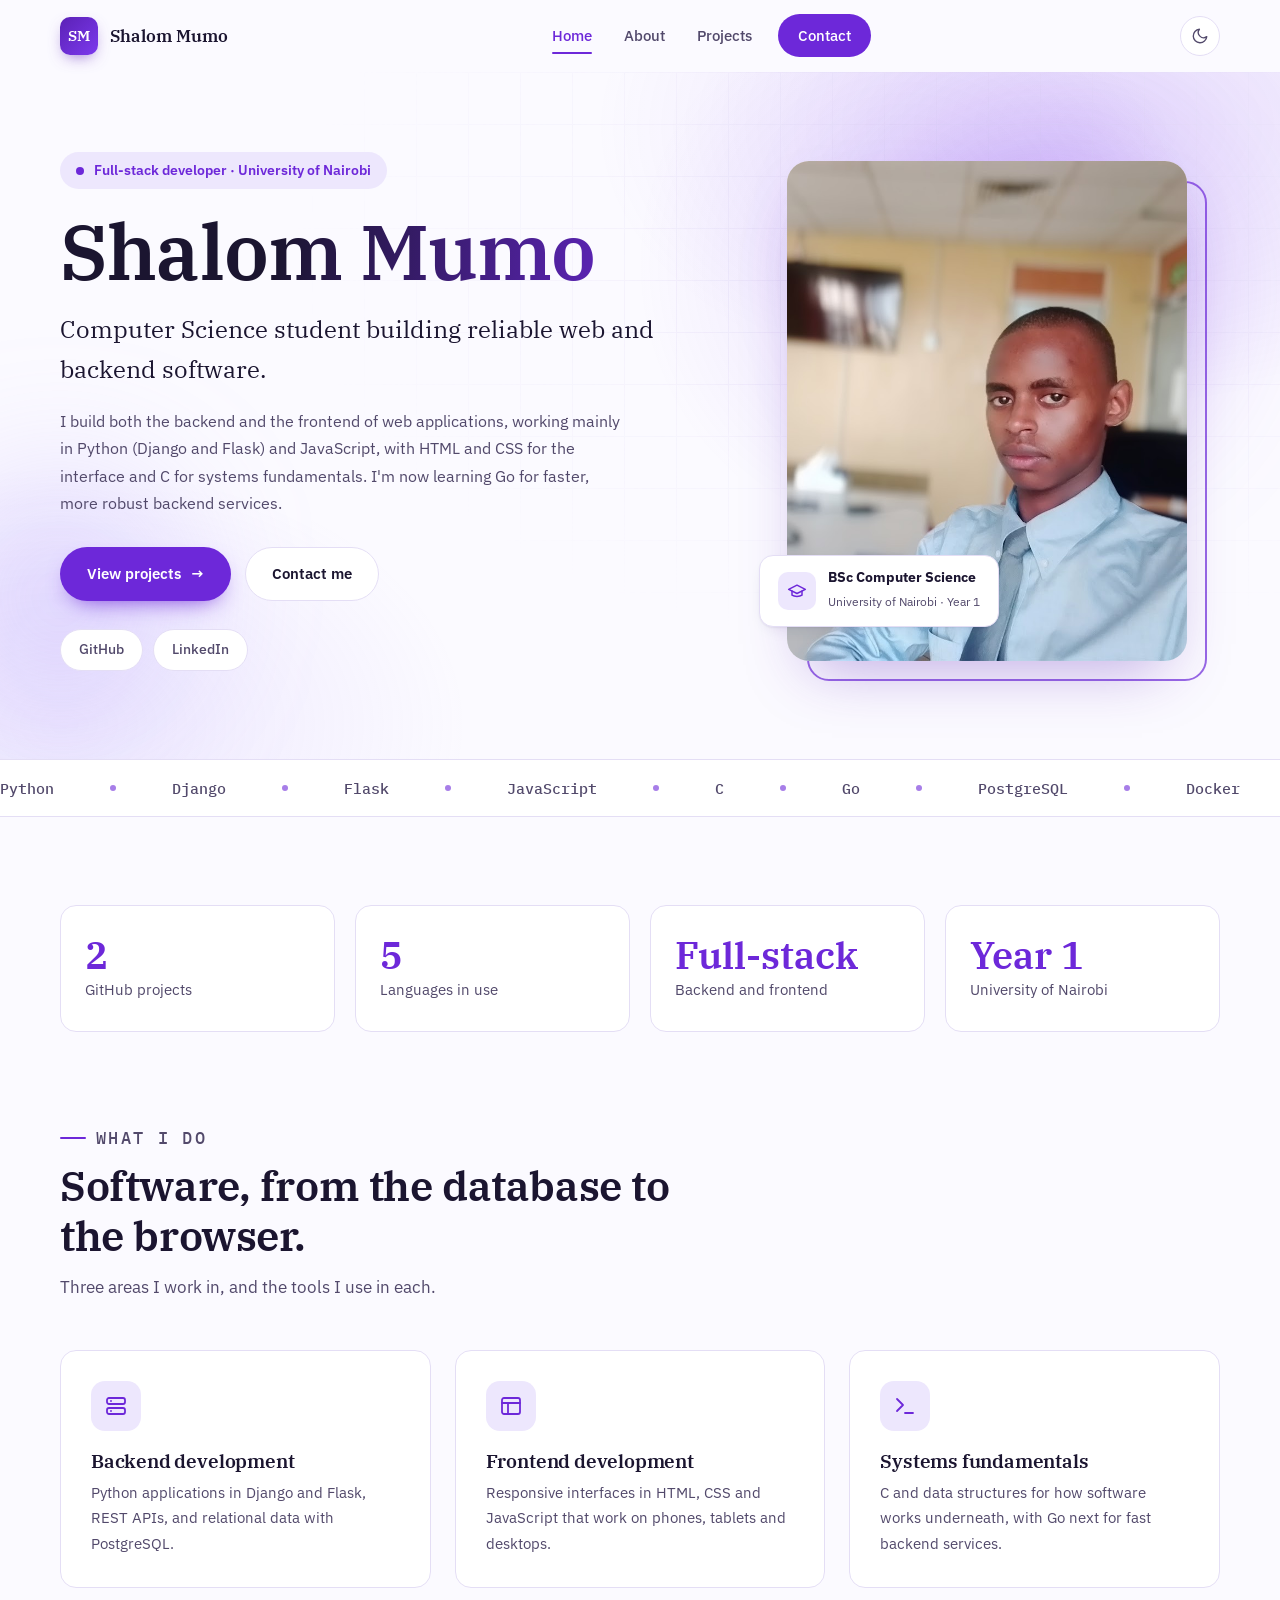
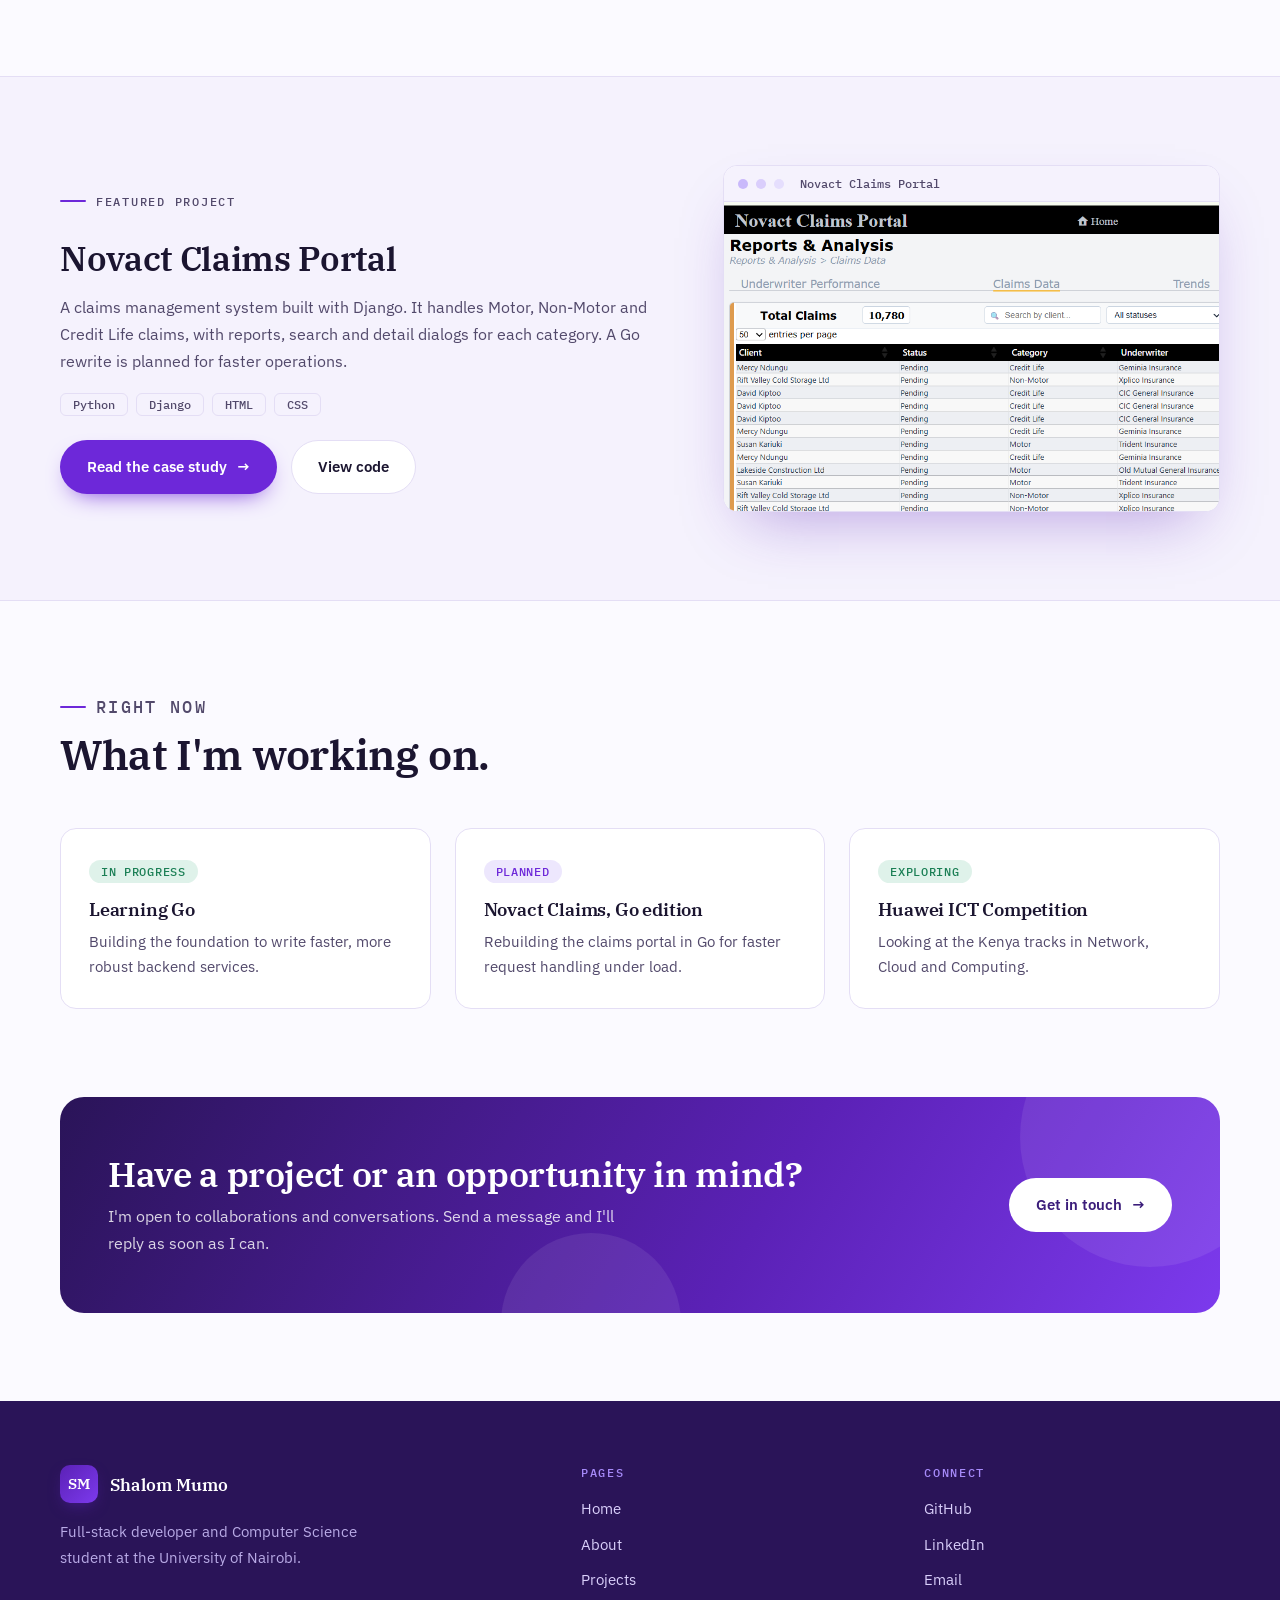
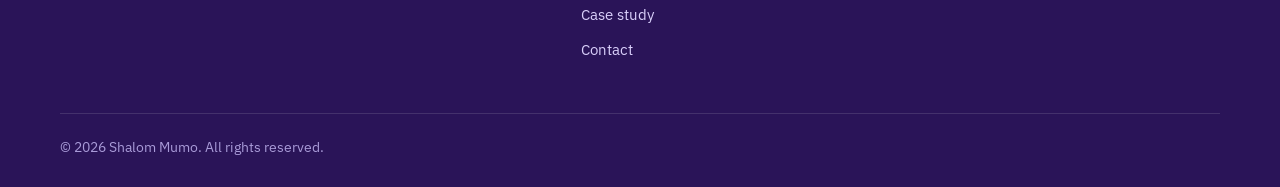
<file: index.html>
<!DOCTYPE html>
<html lang="en" data-theme="light">
<head>
  <meta charset="UTF-8">
  <meta name="viewport" content="width=device-width, initial-scale=1.0">
  <meta name="description" content="Shalom Mumo, full-stack developer and first-year Computer Science student at the University of Nairobi. Python, JavaScript, C and Go.">
  <meta name="author" content="Shalom Mumo">
  <meta property="og:type" content="website">
  <meta property="og:title" content="Shalom Mumo | Full-Stack Developer">
  <meta property="og:description" content="Computer Science student building reliable web and backend software with Python, JavaScript, C and Go.">
  <link rel="icon" type="image/svg+xml" href="data:image/svg+xml,%3Csvg%20xmlns='http://www.w3.org/2000/svg'%20viewBox='0%200%2064%2064'%3E%3Crect%20width='64'%20height='64'%20rx='14'%20fill='%235b21b6'/%3E%3Ctext%20x='32'%20y='43'%20text-anchor='middle'%20font-family='Georgia,serif'%20font-size='28'%20font-weight='700'%20fill='white'%3ESM%3C/text%3E%3C/svg%3E">
  <title>Shalom Mumo | Full-Stack Developer</title>

  <script>
    (function () {
      var d = document.documentElement;
      d.classList.add("js");
      try { var t = localStorage.getItem("theme"); if (t) d.setAttribute("data-theme", t); } catch (e) {}
    })();
  </script>

  <link rel="preconnect" href="https://fonts.googleapis.com">
  <link rel="preconnect" href="https://fonts.gstatic.com" crossorigin>
  <link href="https://fonts.googleapis.com/css2?family=IBM+Plex+Mono:wght@400;500&family=IBM+Plex+Sans:wght@400;500;600&family=IBM+Plex+Serif:wght@500;600&display=swap" rel="stylesheet">
  <link rel="stylesheet" href="static/css/general.css">
</head>
<body>

  <a class="skip-link" href="#main">Skip to content</a>

  <header class="site-header" id="header">
    <nav class="nav container" aria-label="Primary">
      <a href="index.html" class="logo"><span class="logo-mark">SM</span><span class="logo-text">Shalom Mumo</span></a>
      <ul class="nav-links" id="navLinks">
        <li><a href="index.html" aria-current="page">Home</a></li>
        <li><a href="about.html">About</a></li>
        <li><a href="projects.html">Projects</a></li>
        <li><a href="contact.html" class="nav-cta">Contact</a></li>
      </ul>
      <div class="nav-actions">
        <button class="theme-toggle" id="themeToggle" type="button" aria-label="Switch between light and dark theme">
          <svg class="icon-moon" viewBox="0 0 24 24" width="18" height="18" fill="none" stroke="currentColor" stroke-width="1.8" stroke-linecap="round" stroke-linejoin="round" aria-hidden="true"><path d="M21 12.8A9 9 0 1 1 11.2 3a7 7 0 0 0 9.8 9.8z"/></svg>
          <svg class="icon-sun" viewBox="0 0 24 24" width="18" height="18" fill="none" stroke="currentColor" stroke-width="1.8" stroke-linecap="round" stroke-linejoin="round" aria-hidden="true"><circle cx="12" cy="12" r="4"/><path d="M12 2v2M12 20v2M4.9 4.9l1.4 1.4M17.7 17.7l1.4 1.4M2 12h2M20 12h2M4.9 19.1l1.4-1.4M17.7 6.3l1.4-1.4"/></svg>
        </button>
        <button class="menu-toggle" id="menuToggle" type="button" aria-label="Open menu" aria-expanded="false" aria-controls="navLinks"><span></span><span></span><span></span></button>
      </div>
    </nav>
  </header>

  <main id="main">

    <!-- ============ HERO ============ -->
    <section class="hero" data-spot>
      <div class="grid-lines" aria-hidden="true"></div>
      <span class="orb orb-1" aria-hidden="true"></span>
      <span class="orb orb-2" aria-hidden="true"></span>

      <div class="container hero-grid">
        <div class="hero-text">
          <p class="hero-kicker"><span class="dot"></span>Full-stack developer &middot; University of Nairobi</p>
          <h1 class="hero-name">Shalom Mumo</h1>
          <p class="hero-role">Computer Science student building reliable web and backend software.</p>
          <p class="hero-bio">
            I build both the backend and the frontend of web applications, working mainly in Python
            (Django and Flask) and JavaScript, with HTML and CSS for the interface and C for systems
            fundamentals. I'm now learning Go for faster, more robust backend services.
          </p>
          <div class="hero-buttons">
            <a href="projects.html" class="btn btn-primary">View projects <span class="arrow">&rarr;</span></a>
            <a href="contact.html" class="btn btn-outline">Contact me</a>
          </div>
          <ul class="socials" aria-label="Profiles">
            <li><a href="https://github.com/Shamu620/" target="_blank" rel="noopener">GitHub</a></li>
            <li><a href="https://www.linkedin.com/in/shalom-mumo-5810943a2/" target="_blank" rel="noopener">LinkedIn</a></li>
          </ul>
        </div>

        <div class="hero-visual">
          <figure class="portrait">
            <img src="static/images/official_img.jpg" alt="Portrait of Shalom Mumo" fetchpriority="high">
            <div class="portrait-badge">
              <span class="badge-icon" aria-hidden="true">
                <svg viewBox="0 0 24 24" width="20" height="20" fill="none" stroke="currentColor" stroke-width="1.8" stroke-linecap="round" stroke-linejoin="round"><path d="M22 10L12 5 2 10l10 5 10-5z"/><path d="M6 12v5c3 2 9 2 12 0v-5"/></svg>
              </span>
              <div><strong>BSc Computer Science</strong><span>University of Nairobi &middot; Year 1</span></div>
            </div>
          </figure>
        </div>
      </div>
    </section>

    <!-- ============ TECH MARQUEE ============ -->
    <div class="marquee" aria-label="Technologies I work with">
      <div class="marquee-track">
        <span>Python</span><span>Django</span><span>Flask</span><span>JavaScript</span><span>C</span><span>Go</span><span>PostgreSQL</span><span>Docker</span><span>REST APIs</span><span>Git</span>
        <span aria-hidden="true">Python</span><span aria-hidden="true">Django</span><span aria-hidden="true">Flask</span><span aria-hidden="true">JavaScript</span><span aria-hidden="true">C</span><span aria-hidden="true">Go</span><span aria-hidden="true">PostgreSQL</span><span aria-hidden="true">Docker</span><span aria-hidden="true">REST APIs</span><span aria-hidden="true">Git</span>
      </div>
    </div>

    <!-- ============ STATS ============ -->
    <section class="section" style="padding-bottom: 0;">
      <div class="container">
        <div class="stats">
          <div class="stat"><strong>2</strong><span>GitHub projects</span></div>
          <div class="stat"><strong>6</strong><span>Languages in use</span></div>
          <div class="stat"><strong>Full-stack</strong><span>Backend and frontend</span></div>
          <div class="stat"><strong>Year 1</strong><span>University of Nairobi</span></div>
        </div>
      </div>
    </section>

    <!-- ============ WHAT I DO ============ -->
    <section class="section">
      <div class="container">
        <div class="section-head">
          <p class="eyebrow">What I do</p>
          <h2>Software, from the database to the browser.</h2>
          <p>Three areas I work in, and the tools I use in each.</p>
        </div>
        <div class="card-grid">
          <article class="card">
            <div class="icon-box"><svg viewBox="0 0 24 24" width="24" height="24" fill="none" stroke="currentColor" stroke-width="1.8" stroke-linecap="round" stroke-linejoin="round" aria-hidden="true"><rect x="3" y="4" width="18" height="6" rx="2"/><rect x="3" y="14" width="18" height="6" rx="2"/><path d="M7 7h.01M7 17h.01"/></svg></div>
            <h3>Backend development</h3>
            <p>Python applications in Django and Flask, REST APIs, and relational data with PostgreSQL.</p>
          </article>
          <article class="card">
            <div class="icon-box"><svg viewBox="0 0 24 24" width="24" height="24" fill="none" stroke="currentColor" stroke-width="1.8" stroke-linecap="round" stroke-linejoin="round" aria-hidden="true"><rect x="3" y="4" width="18" height="16" rx="2"/><path d="M3 9h18M9 9v11"/></svg></div>
            <h3>Frontend development</h3>
            <p>Responsive interfaces in HTML, CSS and JavaScript that work on phones, tablets and desktops.</p>
          </article>
          <article class="card">
            <div class="icon-box"><svg viewBox="0 0 24 24" width="24" height="24" fill="none" stroke="currentColor" stroke-width="1.8" stroke-linecap="round" stroke-linejoin="round" aria-hidden="true"><path d="M4 17l6-6-6-6M12 19h8"/></svg></div>
            <h3>Systems fundamentals</h3>
            <p>C and data structures for how software works underneath, with Go next for fast backend services.</p>
          </article>
        </div>
      </div>
    </section>

    <!-- ============ FEATURED PROJECT ============ -->
    <section class="section section--tint">
      <div class="container">
        <div class="feature">
          <div>
            <p class="eyebrow">Featured project</p>
            <h3>Novact Claims Portal</h3>
            <p>
              A claims management system built with Django. It handles Motor, Non-Motor and Credit Life
              claims, with reports, search and detail dialogs for each category. A Go rewrite is planned
              for faster operations.
            </p>
            <ul class="tags"><li>Python</li><li>Django</li><li>HTML</li><li>CSS</li></ul>
            <div class="hero-buttons">
              <a href="novact_claims.html" class="btn btn-primary">Read the case study <span class="arrow">&rarr;</span></a>
              <a href="https://github.com/Shamu620/Claims_portal" target="_blank" rel="noopener noreferrer" class="btn btn-outline">View code</a>
            </div>
          </div>
          <div class="window">
            <div class="window-bar"><i></i><i></i><i></i><em>Novact Claims Portal</em></div>
            <img src="static/images/novact_claims_dashboard.png" alt="Novact Claims dashboard screenshot" loading="lazy" decoding="async">
          </div>
        </div>
      </div>
    </section>

    <!-- ============ NOW ============ -->
    <section class="section">
      <div class="container">
        <div class="section-head">
          <p class="eyebrow">Right now</p>
          <h2>What I'm working on.</h2>
        </div>
        <div class="card-grid">
          <article class="now-card"><span class="pill pill-live">In progress</span><h3>Learning Go</h3><p>Building the foundation to write faster, more robust backend services.</p></article>
          <article class="now-card"><span class="pill pill-plan">Planned</span><h3>Novact Claims, Go edition</h3><p>Rebuilding the claims portal in Go for faster request handling under load.</p></article>
          <article class="now-card"><span class="pill pill-live">Exploring</span><h3>Huawei ICT Competition</h3><p>Looking at the Kenya tracks in Network, Cloud and Computing.</p></article>
        </div>
      </div>
    </section>

    <!-- ============ CTA ============ -->
    <section class="section" style="padding-top: 0;">
      <div class="container">
        <div class="cta-band">
          <div>
            <h2>Have a project or an opportunity in mind?</h2>
            <p>I'm open to collaborations and conversations. Send a message and I'll reply as soon as I can.</p>
          </div>
          <a href="contact.html" class="btn btn-light">Get in touch <span class="arrow">&rarr;</span></a>
        </div>
      </div>
    </section>

  </main>

  <footer class="footer">
    <div class="container footer-grid">
      <div class="footer-brand">
        <a href="index.html" class="logo"><span class="logo-mark">SM</span><span class="logo-text">Shalom Mumo</span></a>
        <p>Full-stack developer and Computer Science student at the University of Nairobi.</p>
      </div>
      <nav class="footer-col" aria-label="Pages">
        <h4>Pages</h4>
        <ul>
          <li><a href="index.html">Home</a></li>
          <li><a href="about.html">About</a></li>
          <li><a href="projects.html">Projects</a></li>
          <li><a href="novact_claims.html">Case study</a></li>
          <li><a href="contact.html">Contact</a></li>
        </ul>
      </nav>
      <div class="footer-col">
        <h4>Connect</h4>
        <ul>
          <li><a href="https://github.com/Shamu620/" target="_blank" rel="noopener">GitHub</a></li>
          <li><a href="https://www.linkedin.com/in/shalom-mumo-5810943a2/" target="_blank" rel="noopener">LinkedIn</a></li>
          <li><a href="https://mail.google.com/mail/?view=cm&fs=1&to=shalommumo620%40students.uonbi.ac.ke" target="_blank" rel="noopener noreferrer">Email</a></li>
        </ul>
      </div>
    </div>
    <div class="container footer-bottom"><p>&copy; <span id="year"></span> Shalom Mumo. All rights reserved.</p></div>
  </footer>

  <button class="to-top" id="toTop" type="button" aria-label="Back to top">&uarr;</button>
  <script src="static/js/general.js"></script>
</body>
</html>
</file>
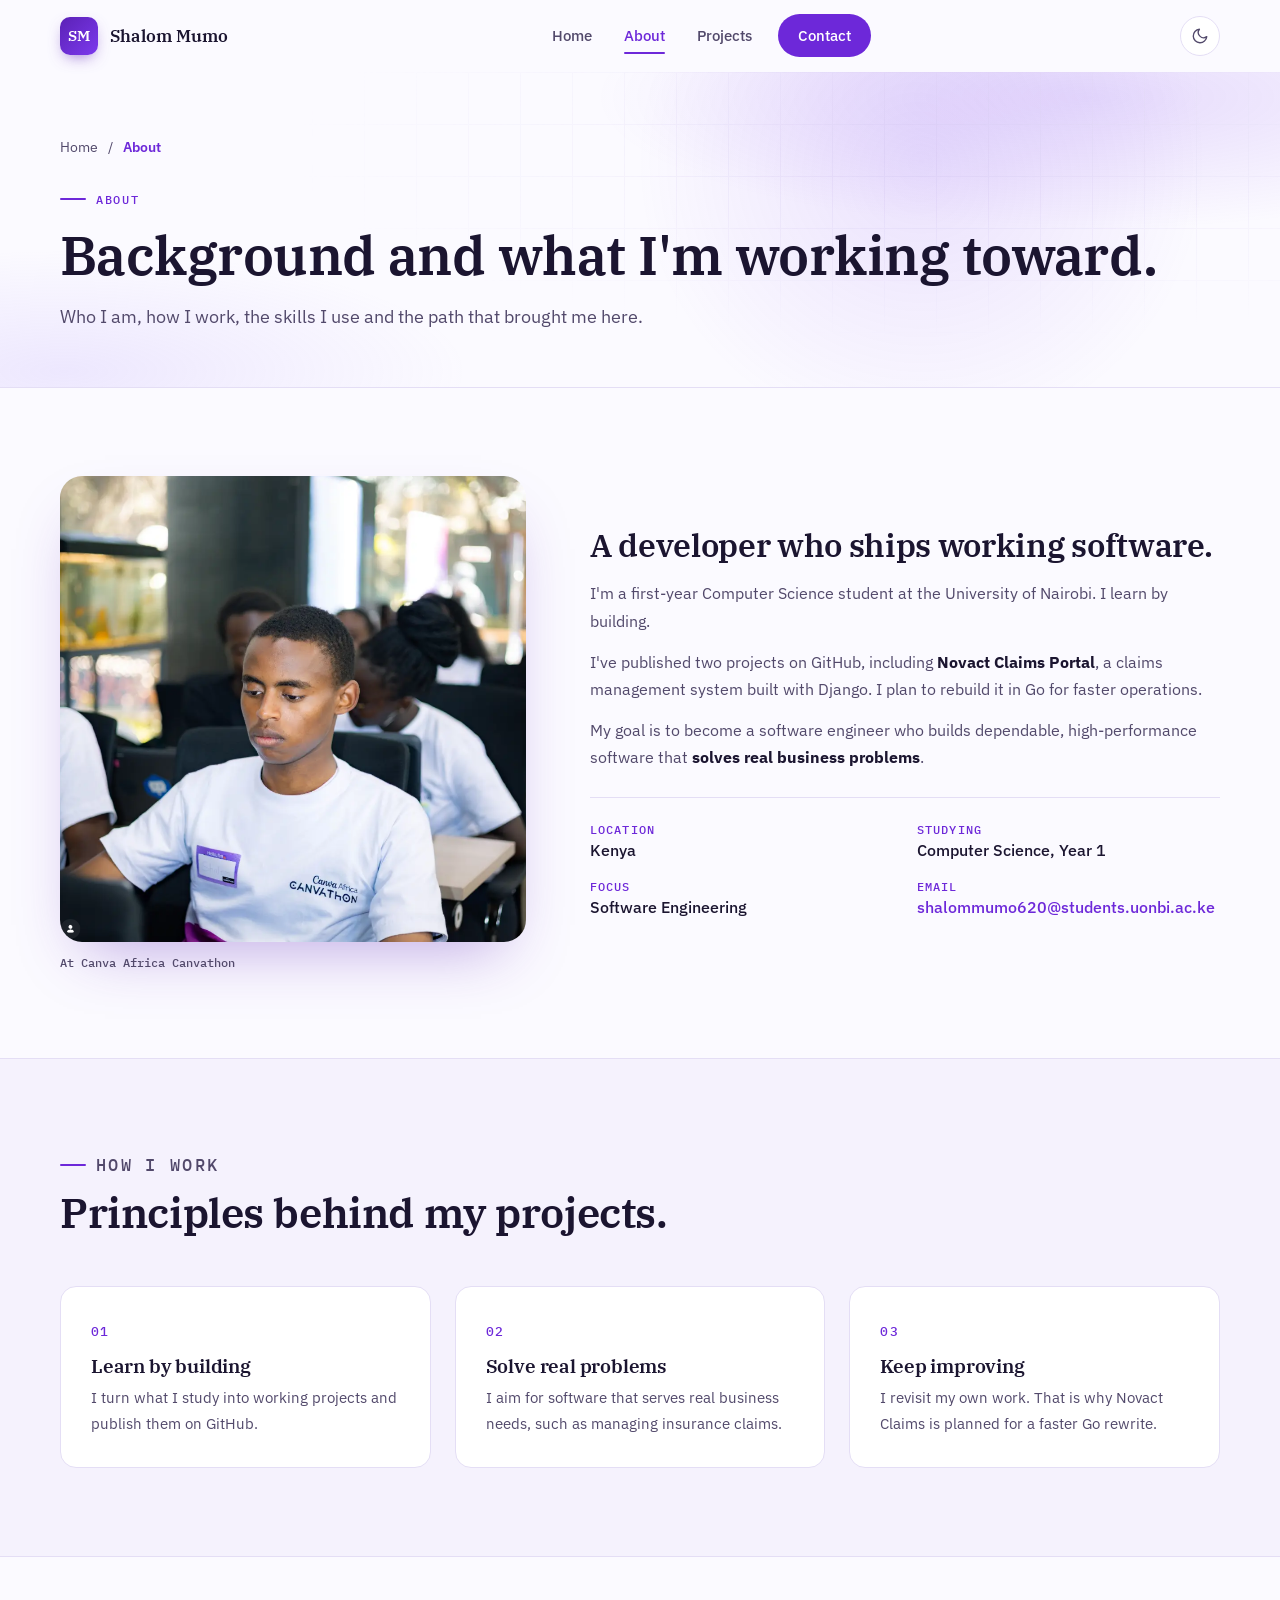
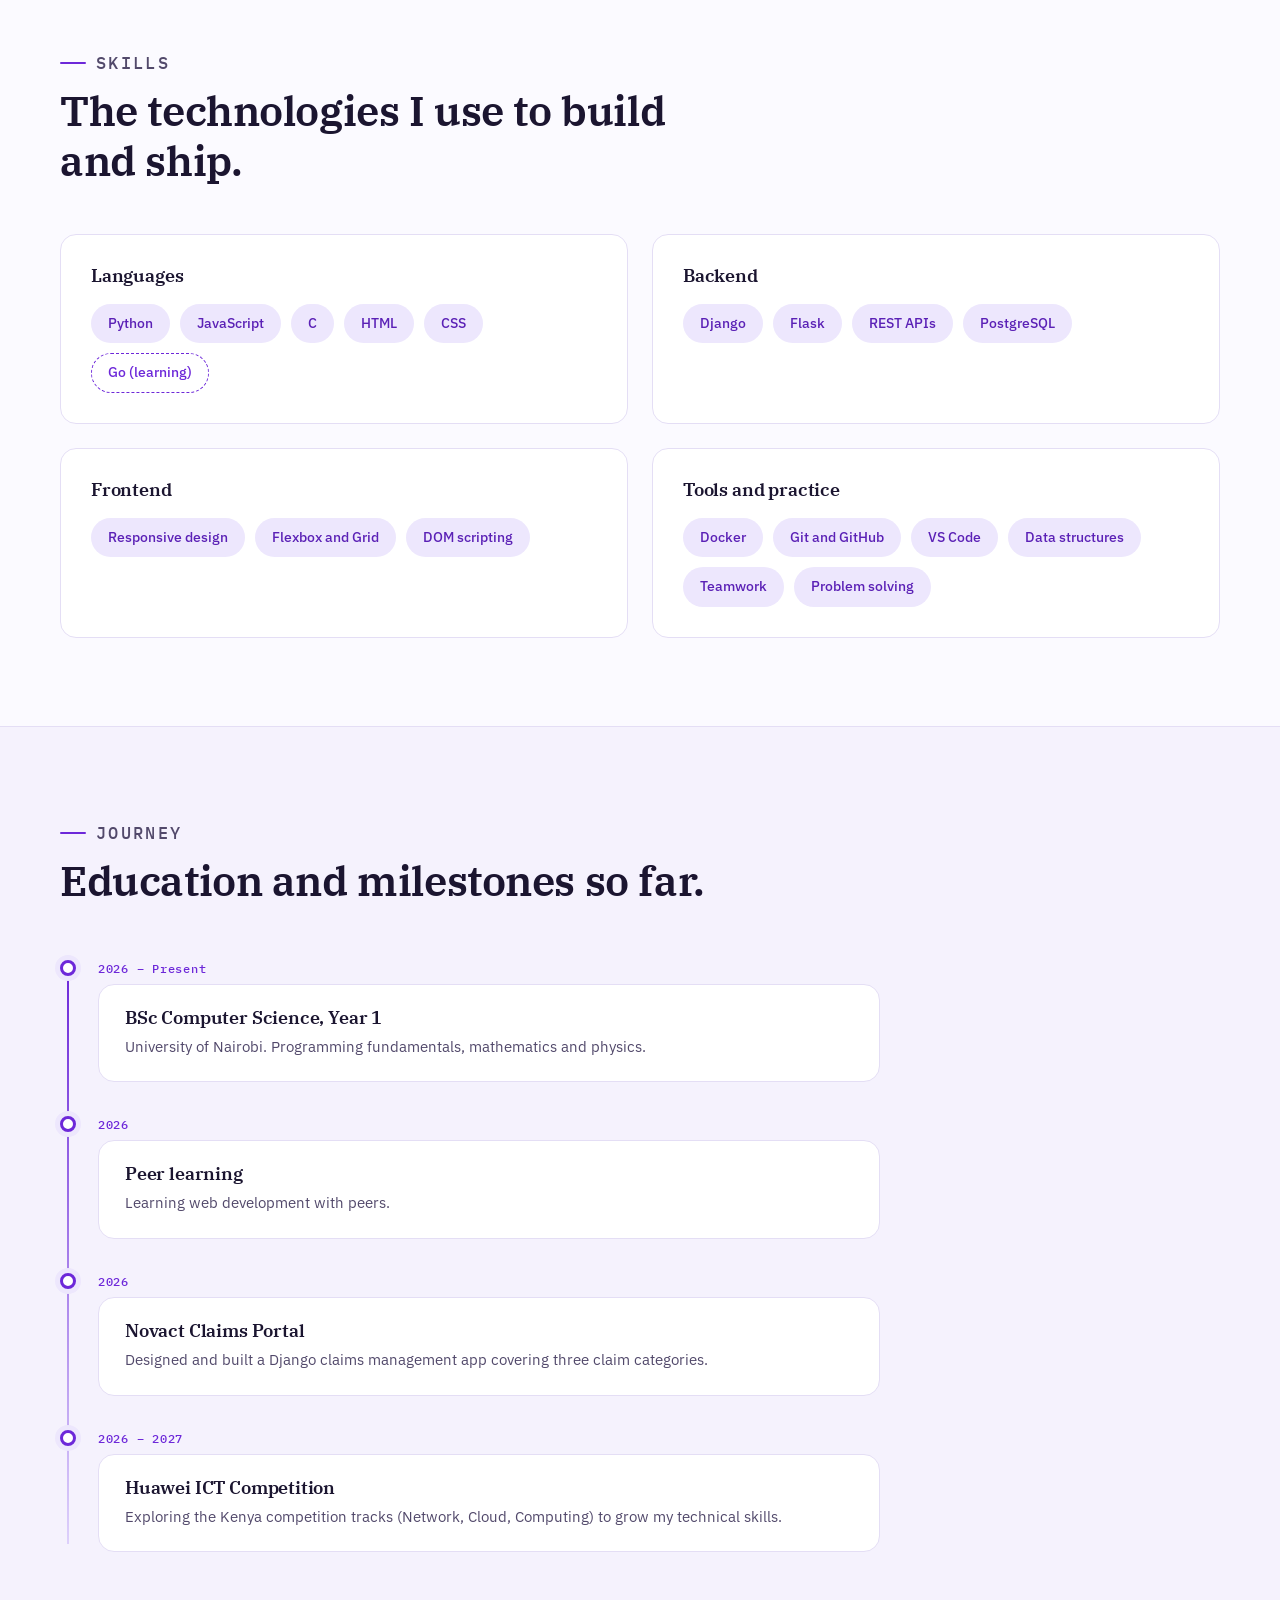
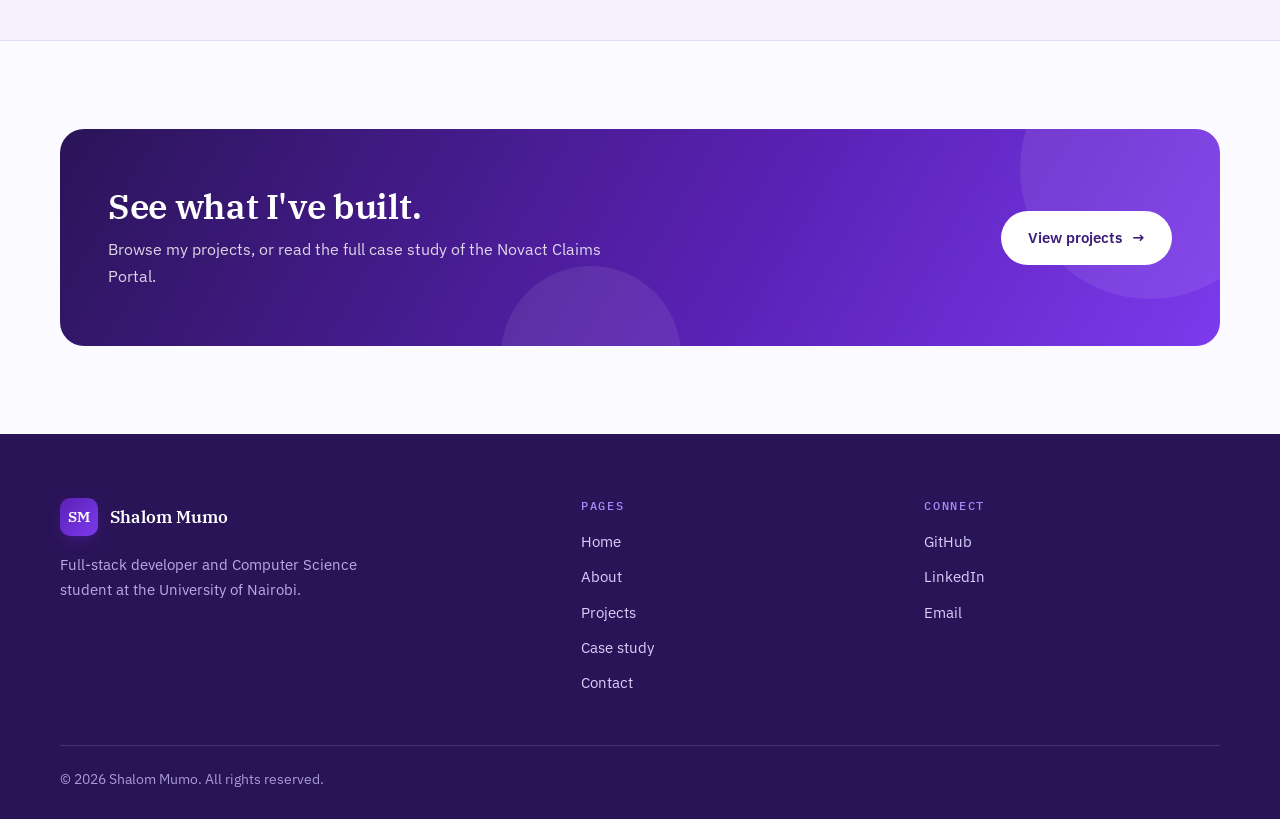
<file: about.html>
<!DOCTYPE html>
<html lang="en" data-theme="light">
<head>
  <meta charset="UTF-8">
  <meta name="viewport" content="width=device-width, initial-scale=1.0">
  <meta name="description" content="About Shalom Mumo: first-year Computer Science student at the University of Nairobi, skills, education and journey.">
  <meta name="author" content="Shalom Mumo">
  <meta property="og:type" content="website">
  <meta property="og:title" content="About | Shalom Mumo">
  <meta property="og:description" content="Background, skills and journey of Shalom Mumo, full-stack developer and Computer Science student.">
  <link rel="icon" type="image/svg+xml" href="data:image/svg+xml,%3Csvg%20xmlns='http://www.w3.org/2000/svg'%20viewBox='0%200%2064%2064'%3E%3Crect%20width='64'%20height='64'%20rx='14'%20fill='%235b21b6'/%3E%3Ctext%20x='32'%20y='43'%20text-anchor='middle'%20font-family='Georgia,serif'%20font-size='28'%20font-weight='700'%20fill='white'%3ESM%3C/text%3E%3C/svg%3E">
  <title>About | Shalom Mumo</title>

  <script>
    (function () {
      var d = document.documentElement;
      d.classList.add("js");
      try { var t = localStorage.getItem("theme"); if (t) d.setAttribute("data-theme", t); } catch (e) {}
    })();
  </script>

  <link rel="preconnect" href="https://fonts.googleapis.com">
  <link rel="preconnect" href="https://fonts.gstatic.com" crossorigin>
  <link href="https://fonts.googleapis.com/css2?family=IBM+Plex+Mono:wght@400;500&family=IBM+Plex+Sans:wght@400;500;600&family=IBM+Plex+Serif:wght@500;600&display=swap" rel="stylesheet">
  <link rel="stylesheet" href="static/css/general.css">
</head>
<body>

  <a class="skip-link" href="#main">Skip to content</a>

  <header class="site-header" id="header">
    <nav class="nav container" aria-label="Primary">
      <a href="index.html" class="logo"><span class="logo-mark">SM</span><span class="logo-text">Shalom Mumo</span></a>
      <ul class="nav-links" id="navLinks">
        <li><a href="index.html">Home</a></li>
        <li><a href="about.html" aria-current="page">About</a></li>
        <li><a href="projects.html">Projects</a></li>
        <li><a href="contact.html" class="nav-cta">Contact</a></li>
      </ul>
      <div class="nav-actions">
        <button class="theme-toggle" id="themeToggle" type="button" aria-label="Switch between light and dark theme">
          <svg class="icon-moon" viewBox="0 0 24 24" width="18" height="18" fill="none" stroke="currentColor" stroke-width="1.8" stroke-linecap="round" stroke-linejoin="round" aria-hidden="true"><path d="M21 12.8A9 9 0 1 1 11.2 3a7 7 0 0 0 9.8 9.8z"/></svg>
          <svg class="icon-sun" viewBox="0 0 24 24" width="18" height="18" fill="none" stroke="currentColor" stroke-width="1.8" stroke-linecap="round" stroke-linejoin="round" aria-hidden="true"><circle cx="12" cy="12" r="4"/><path d="M12 2v2M12 20v2M4.9 4.9l1.4 1.4M17.7 17.7l1.4 1.4M2 12h2M20 12h2M4.9 19.1l1.4-1.4M17.7 6.3l1.4-1.4"/></svg>
        </button>
        <button class="menu-toggle" id="menuToggle" type="button" aria-label="Open menu" aria-expanded="false" aria-controls="navLinks"><span></span><span></span><span></span></button>
      </div>
    </nav>
  </header>

  <main id="main">

    <section class="page-hero" data-spot>
      <div class="grid-lines" aria-hidden="true"></div>
      <div class="container">
        <nav class="breadcrumb" aria-label="Breadcrumb"><a href="index.html">Home</a><span>/</span><span aria-current="page">About</span></nav>
        <p class="eyebrow">About</p>
        <h1>Background and what I'm working toward.</h1>
        <p class="lead">Who I am, how I work, the skills I use and the path that brought me here.</p>
      </div>
    </section>

    <!-- ============ BIO ============ -->
    <section class="section">
      <div class="container about-grid">
        <figure class="about-image">
          <img src="static/images/shalom_at_canvathon.png" alt="Shalom Mumo at Canvathon" loading="lazy" decoding="async">
          <figcaption>At Canva Africa Canvathon</figcaption>
        </figure>

        <div class="about-text">
          <h3>A developer who ships working software.</h3>
          <p>I'm a first-year Computer Science student at the University of Nairobi. I learn by building.</p>
          <p>
            I've published two projects on GitHub, including <strong>Novact Claims Portal</strong>, a claims
            management system built with Django. I plan to rebuild it in Go for faster operations.
          </p>
          <p>
            My goal is to become a software engineer who builds dependable, high-performance software that
            <strong>solves real business problems</strong>.
          </p>
          <dl class="info-list">
            <div><dt>Location</dt><dd>Kenya</dd></div>
            <div><dt>Studying</dt><dd>Computer Science, Year 1</dd></div>
            <div><dt>Focus</dt><dd>Software Engineering</dd></div>
            <div><dt>Email</dt><dd><a href="https://mail.google.com/mail/?view=cm&fs=1&to=shalommumo620%40students.uonbi.ac.ke" target="_blank" rel="noopener noreferrer">shalommumo620@students.uonbi.ac.ke</a></dd></div>
          </dl>
        </div>
      </div>
    </section>

    <!-- ============ HOW I WORK ============ -->
    <section class="section section--tint">
      <div class="container">
        <div class="section-head">
          <p class="eyebrow">How I work</p>
          <h2>Principles behind my projects.</h2>
        </div>
        <div class="card-grid">
          <article class="card"><span class="num">01</span><h3>Learn by building</h3><p>I turn what I study into working projects and publish them on GitHub.</p></article>
          <article class="card"><span class="num">02</span><h3>Solve real problems</h3><p>I aim for software that serves real business needs, such as managing insurance claims.</p></article>
          <article class="card"><span class="num">03</span><h3>Keep improving</h3><p>I revisit my own work. That is why Novact Claims is planned for a faster Go rewrite.</p></article>
        </div>
      </div>
    </section>

    <!-- ============ SKILLS ============ -->
    <section class="section">
      <div class="container">
        <div class="section-head">
          <p class="eyebrow">Skills</p>
          <h2>The technologies I use to build and ship.</h2>
        </div>
        <div class="skills-grid">
          <div class="skill-card">
            <h3>Languages</h3>
            <ul class="chips"><li>Python</li><li>JavaScript</li><li>C</li><li>HTML</li><li>CSS</li><li class="chip-learning">Go (learning)</li></ul>
          </div>
          <div class="skill-card">
            <h3>Backend</h3>
            <ul class="chips"><li>Django</li><li>Flask</li><li>REST APIs</li><li>PostgreSQL</li></ul>
          </div>
          <div class="skill-card">
            <h3>Frontend</h3>
            <ul class="chips"><li>Responsive design</li><li>Flexbox and Grid</li><li>DOM scripting</li></ul>
          </div>
          <div class="skill-card">
            <h3>Tools and practice</h3>
            <ul class="chips"><li>Docker</li><li>Git and GitHub</li><li>VS Code</li><li>Data structures</li><li>Teamwork</li><li>Problem solving</li></ul>
          </div>
        </div>
      </div>
    </section>

    <!-- ============ JOURNEY ============ -->
    <section class="section section--tint">
      <div class="container">
        <div class="section-head">
          <p class="eyebrow">Journey</p>
          <h2>Education and milestones so far.</h2>
        </div>
        <ol class="timeline">
          <li class="t-item">
            <span class="t-date">2026 &ndash; Present</span>
            <div class="t-card"><h3>BSc Computer Science, Year 1</h3><p>University of Nairobi. Programming fundamentals, mathematics and physics.</p></div>
          </li>
          <li class="t-item">
            <span class="t-date">2026</span>
            <div class="t-card"><h3>Peer learning</h3><p>Learning web development with peers.</p></div>
          </li>
          <li class="t-item">
            <span class="t-date">2026</span>
            <div class="t-card"><h3>Novact Claims Portal</h3><p>Designed and built a Django claims management app covering three claim categories.</p></div>
          </li>
          <li class="t-item">
            <span class="t-date">2026 &ndash; 2027</span>
            <div class="t-card"><h3>Huawei ICT Competition</h3><p>Exploring the Kenya competition tracks (Network, Cloud, Computing) to grow my technical skills.</p></div>
          </li>
        </ol>
      </div>
    </section>

    <section class="section">
      <div class="container">
        <div class="cta-band">
          <div>
            <h2>See what I've built.</h2>
            <p>Browse my projects, or read the full case study of the Novact Claims Portal.</p>
          </div>
          <a href="projects.html" class="btn btn-light">View projects <span class="arrow">&rarr;</span></a>
        </div>
      </div>
    </section>

  </main>

  <footer class="footer">
    <div class="container footer-grid">
      <div class="footer-brand">
        <a href="index.html" class="logo"><span class="logo-mark">SM</span><span class="logo-text">Shalom Mumo</span></a>
        <p>Full-stack developer and Computer Science student at the University of Nairobi.</p>
      </div>
      <nav class="footer-col" aria-label="Pages">
        <h4>Pages</h4>
        <ul>
          <li><a href="index.html">Home</a></li>
          <li><a href="about.html">About</a></li>
          <li><a href="projects.html">Projects</a></li>
          <li><a href="novact_claims.html">Case study</a></li>
          <li><a href="contact.html">Contact</a></li>
        </ul>
      </nav>
      <div class="footer-col">
        <h4>Connect</h4>
        <ul>
          <li><a href="https://github.com/Shamu620/" target="_blank" rel="noopener">GitHub</a></li>
          <li><a href="https://www.linkedin.com/in/shalom-mumo-5810943a2/" target="_blank" rel="noopener">LinkedIn</a></li>
          <li><a href="https://mail.google.com/mail/?view=cm&fs=1&to=shalommumo620%40students.uonbi.ac.ke" target="_blank" rel="noopener noreferrer">Email</a></li>
        </ul>
      </div>
    </div>
    <div class="container footer-bottom"><p>&copy; <span id="year"></span> Shalom Mumo. All rights reserved.</p></div>
  </footer>

  <button class="to-top" id="toTop" type="button" aria-label="Back to top">&uarr;</button>
  <script src="static/js/general.js"></script>
</body>
</html>
</file>
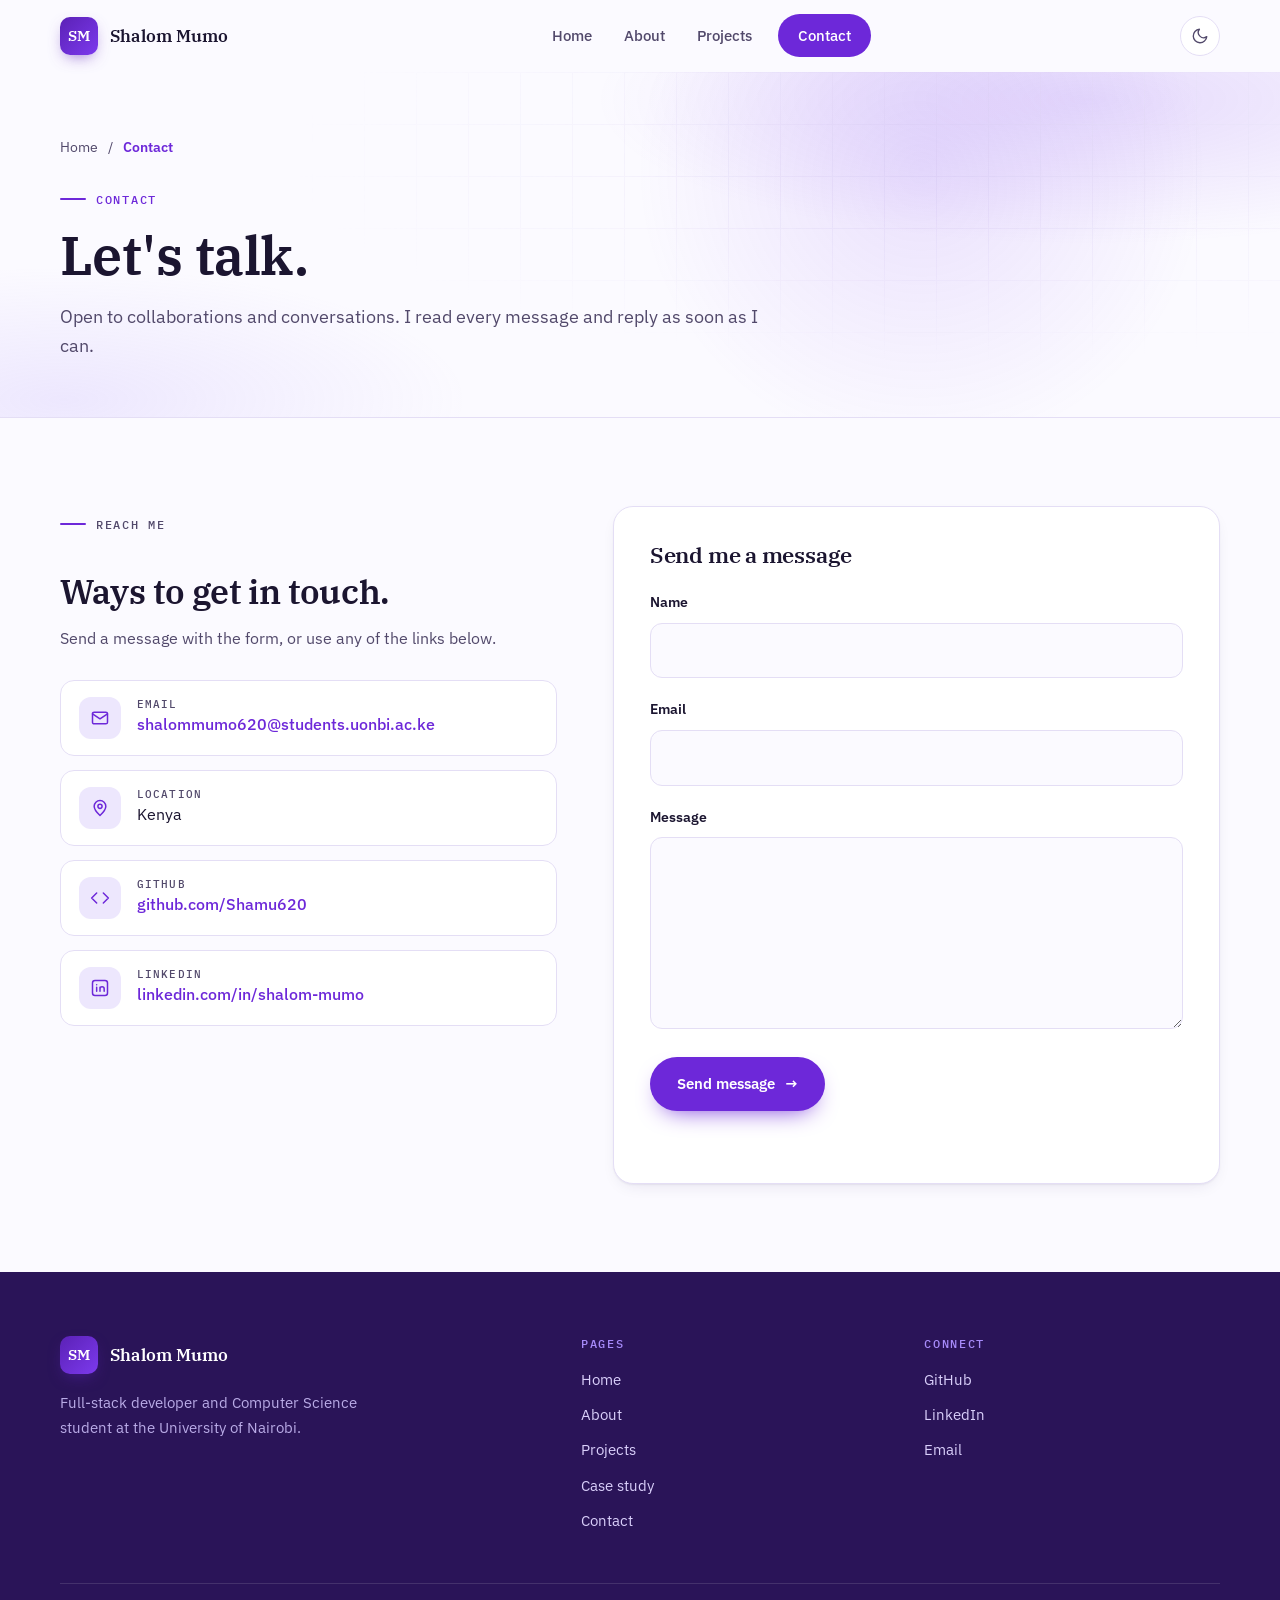
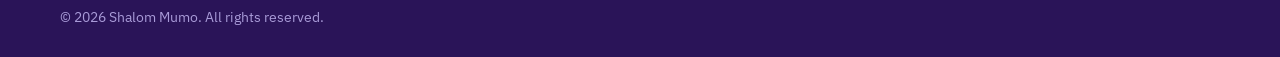
<file: contact.html>
<!DOCTYPE html>
<html lang="en" data-theme="light">
<head>
  <meta charset="UTF-8">
  <meta name="viewport" content="width=device-width, initial-scale=1.0">
  <meta name="description" content="Contact Shalom Mumo, full-stack developer and Computer Science student at the University of Nairobi.">
  <meta name="author" content="Shalom Mumo">
  <meta property="og:type" content="website">
  <meta property="og:title" content="Contact | Shalom Mumo">
  <meta property="og:description" content="Open to collaborations and conversations. Send a message.">
  <link rel="icon" type="image/svg+xml" href="data:image/svg+xml,%3Csvg%20xmlns='http://www.w3.org/2000/svg'%20viewBox='0%200%2064%2064'%3E%3Crect%20width='64'%20height='64'%20rx='14'%20fill='%235b21b6'/%3E%3Ctext%20x='32'%20y='43'%20text-anchor='middle'%20font-family='Georgia,serif'%20font-size='28'%20font-weight='700'%20fill='white'%3ESM%3C/text%3E%3C/svg%3E">
  <title>Contact | Shalom Mumo</title>

  <script>
    (function () {
      var d = document.documentElement;
      d.classList.add("js");
      try { var t = localStorage.getItem("theme"); if (t) d.setAttribute("data-theme", t); } catch (e) {}
    })();
  </script>

  <link rel="preconnect" href="https://fonts.googleapis.com">
  <link rel="preconnect" href="https://fonts.gstatic.com" crossorigin>
  <link href="https://fonts.googleapis.com/css2?family=IBM+Plex+Mono:wght@400;500&family=IBM+Plex+Sans:wght@400;500;600&family=IBM+Plex+Serif:wght@500;600&display=swap" rel="stylesheet">
  <link rel="stylesheet" href="static/css/general.css">
</head>
<body>

  <a class="skip-link" href="#main">Skip to content</a>

  <header class="site-header" id="header">
    <nav class="nav container" aria-label="Primary">
      <a href="index.html" class="logo"><span class="logo-mark">SM</span><span class="logo-text">Shalom Mumo</span></a>
      <ul class="nav-links" id="navLinks">
        <li><a href="index.html">Home</a></li>
        <li><a href="about.html">About</a></li>
        <li><a href="projects.html">Projects</a></li>
        <li><a href="contact.html" class="nav-cta" aria-current="page">Contact</a></li>
      </ul>
      <div class="nav-actions">
        <button class="theme-toggle" id="themeToggle" type="button" aria-label="Switch between light and dark theme">
          <svg class="icon-moon" viewBox="0 0 24 24" width="18" height="18" fill="none" stroke="currentColor" stroke-width="1.8" stroke-linecap="round" stroke-linejoin="round" aria-hidden="true"><path d="M21 12.8A9 9 0 1 1 11.2 3a7 7 0 0 0 9.8 9.8z"/></svg>
          <svg class="icon-sun" viewBox="0 0 24 24" width="18" height="18" fill="none" stroke="currentColor" stroke-width="1.8" stroke-linecap="round" stroke-linejoin="round" aria-hidden="true"><circle cx="12" cy="12" r="4"/><path d="M12 2v2M12 20v2M4.9 4.9l1.4 1.4M17.7 17.7l1.4 1.4M2 12h2M20 12h2M4.9 19.1l1.4-1.4M17.7 6.3l1.4-1.4"/></svg>
        </button>
        <button class="menu-toggle" id="menuToggle" type="button" aria-label="Open menu" aria-expanded="false" aria-controls="navLinks"><span></span><span></span><span></span></button>
      </div>
    </nav>
  </header>

  <main id="main">

    <section class="page-hero" data-spot>
      <div class="grid-lines" aria-hidden="true"></div>
      <div class="container">
        <nav class="breadcrumb" aria-label="Breadcrumb"><a href="index.html">Home</a><span>/</span><span aria-current="page">Contact</span></nav>
        <p class="eyebrow">Contact</p>
        <h1>Let's talk.</h1>
        <p class="lead">Open to collaborations and conversations. I read every message and reply as soon as I can.</p>
      </div>
    </section>

    <section class="section">
      <div class="container contact-grid">

        <div class="contact-info">
          <p class="eyebrow">Reach me</p>
          <h2>Ways to get in touch.</h2>
          <p>Send a message with the form, or use any of the links below.</p>

          <ul class="contact-list">
            <li>
              <span class="ico" aria-hidden="true"><svg viewBox="0 0 24 24" width="20" height="20" fill="none" stroke="currentColor" stroke-width="1.8" stroke-linecap="round" stroke-linejoin="round"><rect x="3" y="5" width="18" height="14" rx="2"/><path d="M3 7l9 6 9-6"/></svg></span>
              <div><small>Email</small><a href="https://mail.google.com/mail/?view=cm&fs=1&to=shalommumo620%40students.uonbi.ac.ke" target="_blank" rel="noopener noreferrer">shalommumo620@students.uonbi.ac.ke</a></div>
            </li>
            <li>
              <span class="ico" aria-hidden="true"><svg viewBox="0 0 24 24" width="20" height="20" fill="none" stroke="currentColor" stroke-width="1.8" stroke-linecap="round" stroke-linejoin="round"><path d="M12 21s7-6.2 7-11a7 7 0 1 0-14 0c0 4.8 7 11 7 11z"/><circle cx="12" cy="10" r="2.5"/></svg></span>
              <div><small>Location</small>Kenya</div>
            </li>
            <li>
              <span class="ico" aria-hidden="true"><svg viewBox="0 0 24 24" width="20" height="20" fill="none" stroke="currentColor" stroke-width="1.8" stroke-linecap="round" stroke-linejoin="round"><path d="M16 18l6-6-6-6M8 6l-6 6 6 6"/></svg></span>
              <div><small>GitHub</small><a href="https://github.com/Shamu620/" target="_blank" rel="noopener">github.com/Shamu620</a></div>
            </li>
            <li>
              <span class="ico" aria-hidden="true"><svg viewBox="0 0 24 24" width="20" height="20" fill="none" stroke="currentColor" stroke-width="1.8" stroke-linecap="round" stroke-linejoin="round"><rect x="3" y="3" width="18" height="18" rx="3"/><path d="M8 11v5M8 8v.01M12 16v-5M12 13a2.5 2.5 0 0 1 5 0v3"/></svg></span>
              <div><small>LinkedIn</small><a href="https://www.linkedin.com/in/shalom-mumo-5810943a2/" target="_blank" rel="noopener">linkedin.com/in/shalom-mumo</a></div>
            </li>
          </ul>
        </div>

        <!-- Opens Gmail compose with the message filled in -->
        <form class="contact-form" id="contactForm">
          <h3>Send me a message</h3>
          <div class="field">
            <label for="name">Name</label>
            <input type="text" id="name" autocomplete="name" required>
          </div>
          <div class="field">
            <label for="email">Email</label>
            <input type="email" id="email" autocomplete="email" required>
          </div>
          <div class="field">
            <label for="message">Message</label>
            <textarea id="message" rows="6" required></textarea>
          </div>
          <button type="submit" class="btn btn-primary">Send message <span class="arrow">&rarr;</span></button>
          <p class="form-note" id="formNote" role="status"></p>
        </form>

      </div>
    </section>

  </main>

  <footer class="footer">
    <div class="container footer-grid">
      <div class="footer-brand">
        <a href="index.html" class="logo"><span class="logo-mark">SM</span><span class="logo-text">Shalom Mumo</span></a>
        <p>Full-stack developer and Computer Science student at the University of Nairobi.</p>
      </div>
      <nav class="footer-col" aria-label="Pages">
        <h4>Pages</h4>
        <ul>
          <li><a href="index.html">Home</a></li>
          <li><a href="about.html">About</a></li>
          <li><a href="projects.html">Projects</a></li>
          <li><a href="novact_claims.html">Case study</a></li>
          <li><a href="contact.html">Contact</a></li>
        </ul>
      </nav>
      <div class="footer-col">
        <h4>Connect</h4>
        <ul>
          <li><a href="https://github.com/Shamu620/" target="_blank" rel="noopener">GitHub</a></li>
          <li><a href="https://www.linkedin.com/in/shalom-mumo-5810943a2/" target="_blank" rel="noopener">LinkedIn</a></li>
          <li><a href="https://mail.google.com/mail/?view=cm&fs=1&to=shalommumo620%40students.uonbi.ac.ke" target="_blank" rel="noopener noreferrer">Email</a></li>
        </ul>
      </div>
    </div>
    <div class="container footer-bottom"><p>&copy; <span id="year"></span> Shalom Mumo. All rights reserved.</p></div>
  </footer>

  <button class="to-top" id="toTop" type="button" aria-label="Back to top">&uarr;</button>
  <script src="static/js/general.js"></script>
</body>
</html>
</file>
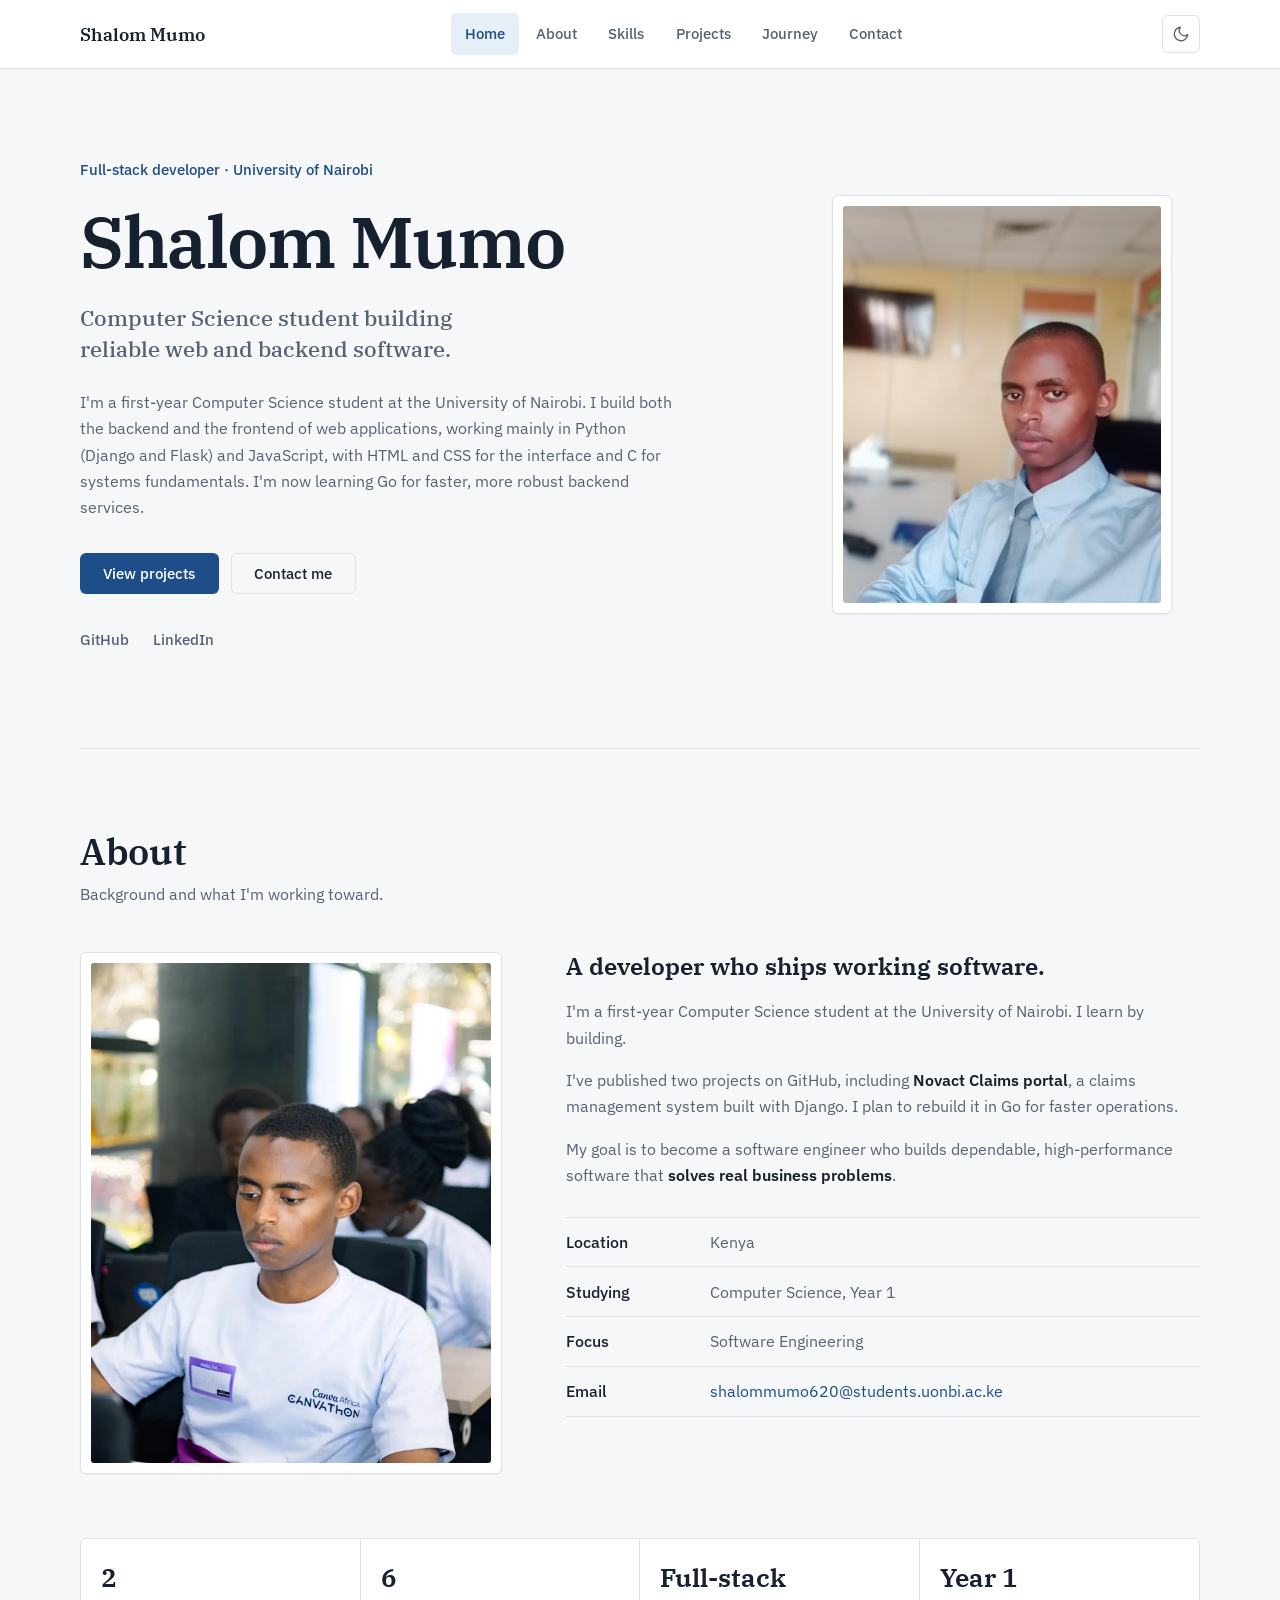
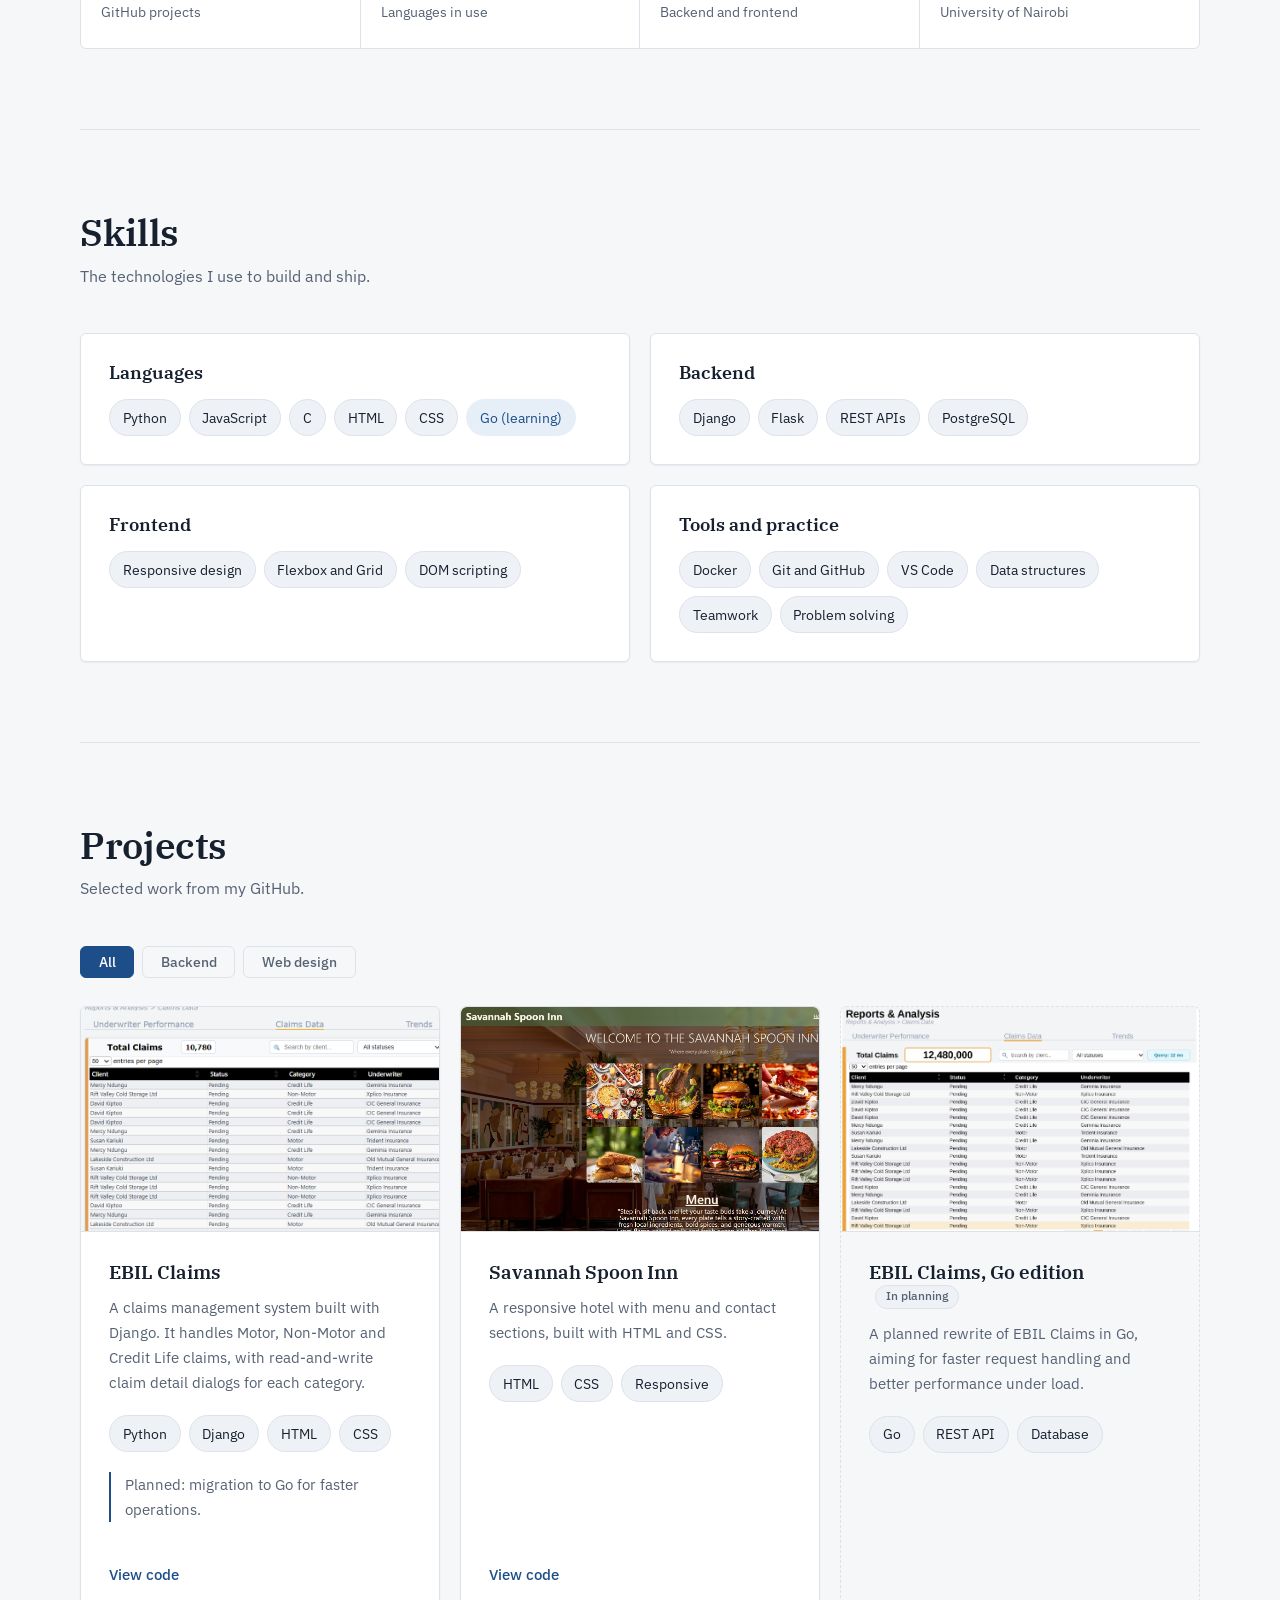
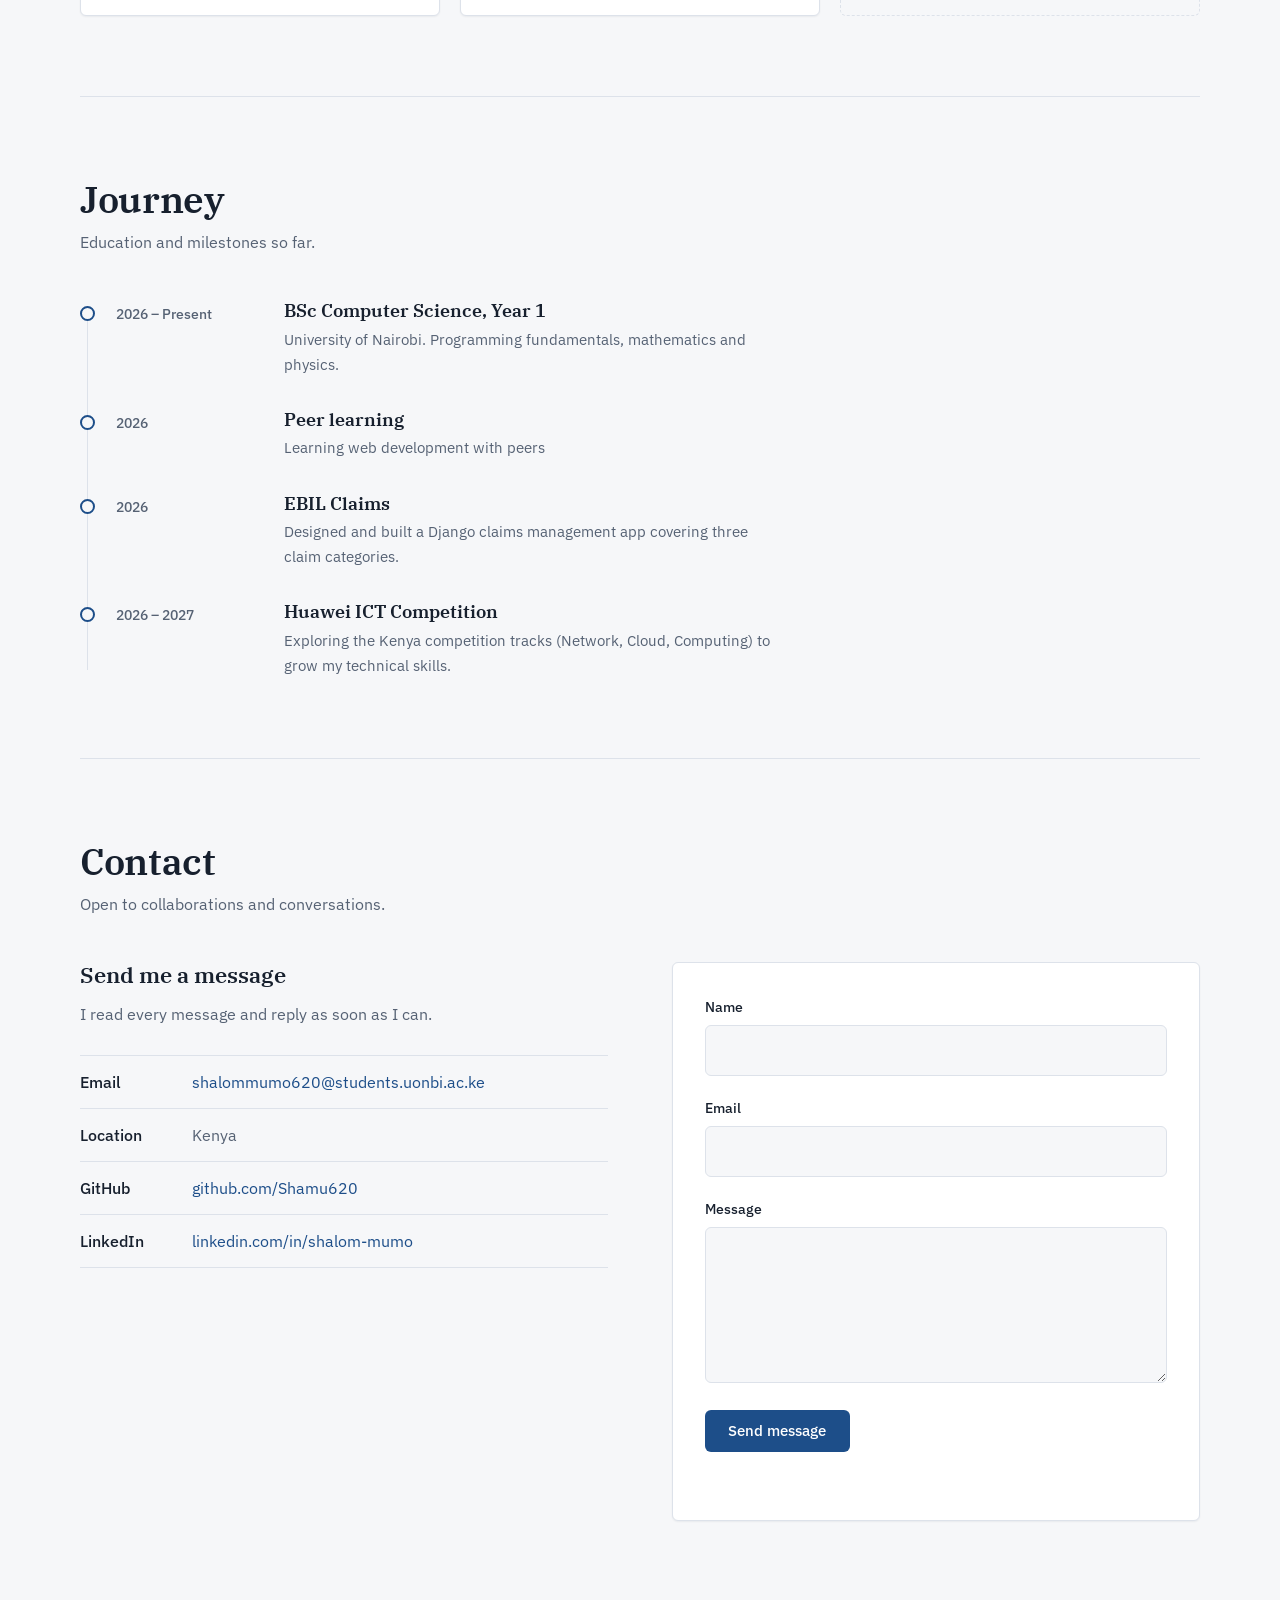
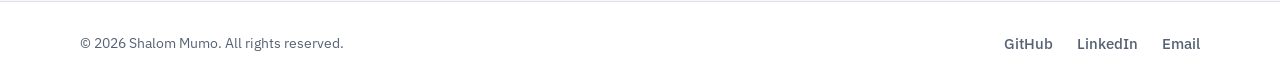
<file: landing_page.html>
<!DOCTYPE html>
<html lang="en" data-theme="light">
<head>
  <meta charset="UTF-8">
  <meta name="viewport" content="width=device-width, initial-scale=1.0">
  <meta name="description" content="Shalom Mumo, full-stack developer and first-year Computer Science student at the University of Nairobi. Python, JavaScript, C and Go.">
  <link rel="icon" type="image/svg+xml" href="data:image/svg+xml,%3Csvg%20xmlns='http://www.w3.org/2000/svg'%20viewBox='0%200%2064%2064'%3E%3Crect%20width='64'%20height='64'%20rx='12'%20fill='%231d4e89'/%3E%3Ctext%20x='32'%20y='43'%20text-anchor='middle'%20font-family='IBM%20Plex%20Serif,Georgia,Times%20New%20Roman,serif'%20font-size='30'%20font-weight='700'%20letter-spacing='-1'%20fill='white'%3ESM%3C/text%3E%3C/svg%3E">
  <title>Shalom Mumo | Full-Stack Developer</title>

  <link rel="preconnect" href="https://fonts.googleapis.com">
  <link rel="preconnect" href="https://fonts.gstatic.com" crossorigin>
  <link href="https://fonts.googleapis.com/css2?family=IBM+Plex+Sans:wght@400;500;600&family=IBM+Plex+Serif:wght@500;600&display=swap" rel="stylesheet">
  <link rel="stylesheet" href="landing_page.css">
</head>
<body>

  <a class="skip-link" href="#main">Skip to content</a>

  <!-- ============ HEADER ============ -->
  <header class="site-header" id="header">
    <nav class="nav container" aria-label="Primary">
      <a href="#home" class="logo">Shalom Mumo</a>

      <ul class="nav-links" id="navLinks">
        <li><a href="#home" class="active">Home</a></li>
        <li><a href="#about">About</a></li>
        <li><a href="#skills">Skills</a></li>
        <li><a href="#projects">Projects</a></li>
        <li><a href="#journey">Journey</a></li>
        <li><a href="#contact">Contact</a></li>
      </ul>

      <div class="nav-actions">
        <button class="theme-toggle" id="themeToggle" type="button" aria-label="Switch between light and dark theme">
          <svg class="icon-moon" viewBox="0 0 24 24" width="18" height="18" fill="none" stroke="currentColor" stroke-width="1.8" stroke-linecap="round" stroke-linejoin="round" aria-hidden="true"><path d="M21 12.8A9 9 0 1 1 11.2 3a7 7 0 0 0 9.8 9.8z"/></svg>
          <svg class="icon-sun" viewBox="0 0 24 24" width="18" height="18" fill="none" stroke="currentColor" stroke-width="1.8" stroke-linecap="round" stroke-linejoin="round" aria-hidden="true"><circle cx="12" cy="12" r="4"/><path d="M12 2v2M12 20v2M4.9 4.9l1.4 1.4M17.7 17.7l1.4 1.4M2 12h2M20 12h2M4.9 19.1l1.4-1.4M17.7 6.3l1.4-1.4"/></svg>
        </button>
        <button class="menu-toggle" id="menuToggle" type="button" aria-label="Open menu" aria-expanded="false" aria-controls="navLinks">
          <span></span><span></span><span></span>
        </button>
      </div>
    </nav>
  </header>

  <main id="main">

    <!-- ============ HOME ============ -->
    <section id="home" class="hero container">
      <div class="hero-text">
        <p class="hero-kicker">Full-stack developer &middot; University of Nairobi</p>
        <h1 class="hero-name">Shalom Mumo</h1>
        <p class="hero-role">Computer Science student building reliable web and backend software.</p>
        <p class="hero-bio">
          I'm a first-year Computer Science student at the University of Nairobi. I build both the
          backend and the frontend of web applications, working mainly in Python (Django and Flask) and JavaScript,
          with HTML and CSS for the interface and C for systems fundamentals. I'm now learning Go
          for faster, more robust backend services.
        </p>

        <div class="hero-buttons">
          <a href="#projects" class="btn btn-primary">View projects</a>
          <a href="#contact" class="btn btn-outline">Contact me</a>
        </div>

        <ul class="socials" aria-label="Profiles">
          <li><a href="https://github.com/Shamu620/" target="_blank" rel="noopener">GitHub</a></li>
          <li><a href="https://www.linkedin.com/in/shalom-mumo-5810943a2/" target="_blank" rel="noopener">LinkedIn</a></li>
        </ul>
      </div>

      <div class="hero-visual">
        <figure class="portrait">
            <img src="official_img.jpg" alt="Portrait of Shalom Mumo">
        </figure>
      </div>
    </section>

    <!-- ============ ABOUT ============ -->
    <section id="about" class="section container">
      <div class="section-head">
        <h2>About</h2>
        <p>Background and what I'm working toward.</p>
      </div>

      <div class="about-grid">
        <figure class="about-image">
          <img src="shalom_at_canvathon.png" alt="Shalom Mumo at Canvathon">
        </figure>

        <div class="about-text">
          <h3>A developer who ships working software.</h3>
          <p>
            I'm a first-year Computer Science student at the University of Nairobi. I learn by
            building.
          </p>
          <p>
            I've published two projects on GitHub, including <strong>Novact Claims portal</strong>, a claims
            management system built with Django. I plan to rebuild it in Go for faster operations.
          </p>
          <p>
            My goal is to become a software engineer who builds dependable, high-performance
            software that <strong>solves real business problems</strong>.
          </p>

          <dl class="info-list">
            <div><dt>Location</dt><dd>Kenya</dd></div>
            <div><dt>Studying</dt><dd>Computer Science, Year 1</dd></div>
            <div><dt>Focus</dt><dd>Software Engineering</dd></div>
            <div><dt>Email</dt><dd><a href="href=https://mail.google.com/mail/?view=cm&fs=1&to=shalommmumo620%40students.uonbi.ac.ke" target="_blank" rel="noopener noreferrer">shalommumo620@students.uonbi.ac.ke</a></dd></div>
          </dl>

        </div>
      </div>

      <div class="stats">
        <div class="stat"><strong>2</strong><span>GitHub projects</span></div>
        <div class="stat"><strong>6</strong><span>Languages in use</span></div>
        <div class="stat"><strong>Full-stack</strong><span>Backend and frontend</span></div>
        <div class="stat"><strong>Year 1</strong><span>University of Nairobi</span></div>
      </div>
    </section>

    <!-- ============ SKILLS ============ -->
    <section id="skills" class="section container">
      <div class="section-head">
        <h2>Skills</h2>
        <p>The technologies I use to build and ship.</p>
      </div>

      <div class="skills-grid">
        <div class="skill-card">
          <h3>Languages</h3>
          <ul class="chips">
            <li>Python</li>
            <li>JavaScript</li>
            <li>C</li>
            <li>HTML</li>
            <li>CSS</li>
            <li class="chip-learning">Go (learning)</li>
          </ul>
        </div>

        <div class="skill-card">
          <h3>Backend</h3>
          <ul class="chips">
            <li>Django</li>
            <li>Flask</li>
            <li>REST APIs</li>
            <li>PostgreSQL</li>
          </ul>
        </div>

        <div class="skill-card">
          <h3>Frontend</h3>
          <ul class="chips">
            <li>Responsive design</li>
            <li>Flexbox and Grid</li>
            <li>DOM scripting</li>
          </ul>
        </div>

        <div class="skill-card">
          <h3>Tools and practice</h3>
          <ul class="chips">
            <li>Docker</li>
            <li>Git and GitHub</li>
            <li>VS Code</li>
            <li>Data structures</li>
            <li>Teamwork</li>
            <li>Problem solving</li>
          </ul>
        </div>
      </div>
    </section>

    <!-- ============ PROJECTS ============ -->
    <section id="projects" class="section container">
      <div class="section-head">
        <h2>Projects</h2>
        <p>Selected work from my GitHub.</p>
      </div>

      <div class="filters" id="filters" role="group" aria-label="Filter projects">
        <button class="filter active" type="button" data-filter="all">All</button>
        <button class="filter" type="button" data-filter="backend">Backend</button>
        <button class="filter" type="button" data-filter="web">Web design</button>
      </div>

      <div class="projects-grid" id="projectsGrid">

        <article class="project-card" data-category="backend">
          <div class="project-img">
            <img src="novact_claims_dashboard.png" alt="Novact Claims dashboard screenshot">
          </div>
          <div class="project-body">
            <h3>EBIL Claims</h3>
            <p>
              A claims management system built with Django. It handles Motor, Non-Motor and
              Credit Life claims, with read-and-write claim detail dialogs for each category.
            </p>
            <ul class="tags"><li>Python</li><li>Django</li><li>HTML</li><li>CSS</li></ul>
            <p class="planned">Planned: migration to Go for faster operations.</p>
            <div class="project-links">
              <a href="https://github.com/Shamu620/Claims_portal" target="_blank" rel="noopener noreferer">View code</a>
            </div>
          </div>
        </article>

        <article class="project-card" data-category="web">
          <div class="project-img">
            <img src="savannah_spoon_inn.png" alt="Savannah Spoon Inn homepage screenshot">
          </div>
          <div class="project-body">
            <h3>Savannah Spoon Inn</h3>
            <p>
              A responsive hotel with menu and contact sections,
              built with HTML and CSS.
            </p>
            <ul class="tags"><li>HTML</li><li>CSS</li><li>Responsive</li></ul>
            <div class="project-links">
              <a href="https://github.com/Shamu620/Savannah_spoon_inn" target="_blank" rel="noopener noreferer">View code</a>
            </div>
          </div>
        </article>

        <article class="project-card upcoming" data-category="backend">
          <div class="project-img">
            <img src="future_novact_claims_go.png" alt="Planned Go architecture diagram or mockup">
          </div>
          <div class="project-body">
            <h3>EBIL Claims, Go edition <span class="status">In planning</span></h3>
            <p>
              A planned rewrite of EBIL Claims in Go, aiming for faster request handling and
              better performance under load.
            </p>
            <ul class="tags"><li>Go</li><li>REST API</li><li>Database</li></ul>
          </div>
        </article>
      </div>
    </section>

    <!-- ============ JOURNEY ============ -->
    <section id="journey" class="section container">
      <div class="section-head">
        <h2>Journey</h2>
        <p>Education and milestones so far.</p>
      </div>

      <ol class="timeline">
        <li class="t-item">
          <span class="t-date">2026 &ndash; Present</span>
          <div class="t-card">
            <h3>BSc Computer Science, Year 1</h3>
            <p>University of Nairobi. Programming fundamentals, mathematics and physics.</p>
          </div>
        </li>
        <li class="t-item">
          <span class="t-date">2026</span>
          <div class="t-card">
            <h3>Peer learning</h3>
            <p>Learning web development with peers</p>
          </div>
        </li>
        <li class="t-item">
          <span class="t-date">2026</span>
          <div class="t-card">
            <h3>EBIL Claims</h3>
            <p>Designed and built a Django claims management app covering three claim categories.</p>
          </div>
        </li>
        <li class="t-item">
          <span class="t-date">2026 &ndash; 2027</span>
          <div class="t-card">
            <h3>Huawei ICT Competition</h3>
            <p>Exploring the Kenya competition tracks (Network, Cloud, Computing) to grow my technical skills.</p>
          </div>
        </li>
      </ol>
    </section>

    <!-- ============ CONTACT ============ -->
    <section id="contact" class="section container">
      <div class="section-head">
        <h2>Contact</h2>
        <p>Open to collaborations and conversations.</p>
      </div>

      <div class="contact-grid">
        <div class="contact-info">
          <h3>Send me a message</h3>
          <p>I read every message and reply as soon as I can.</p>

          <ul>
            <li><span>Email</span><a href="https://mail.google.com/mail/?view=cm&fs=1&to=shalommmumo620%40students.uonbi.ac.ke" target="_blank" rel="noopener noreferrer">shalommumo620@students.uonbi.ac.ke</a></li>
            <li><span>Location</span>Kenya</li>
            <li><span>GitHub</span><a href="https://github.com/Shamu620/" target="_blank" rel="noopener">github.com/Shamu620</a></li>
            <li><span>LinkedIn</span><a href="https://www.linkedin.com/in/shalom-mumo-5810943a2/" target="_blank" rel="noopener">linkedin.com/in/shalom-mumo</a></li>
          </ul>
        </div>

        <!-- Opens the visitor's email app with the message filled in -->
        <form class="contact-form" id="contactForm">
          <div class="field">
            <label for="name">Name</label>
            <input type="text" id="name" autocomplete="name" required>
          </div>
          <div class="field">
            <label for="email">Email</label>
            <input type="email" id="email" autocomplete="email" required>
          </div>
          <div class="field">
            <label for="message">Message</label>
            <textarea id="message" rows="5" required></textarea>
          </div>
          <button type="submit" class="btn btn-primary">Send message</button>
          <p class="form-note" id="formNote" role="status"></p>
        </form>
      </div>
    </section>

  </main>

  <!-- ============ FOOTER ============ -->
  <footer class="footer">
    <div class="container footer-inner">
      <p>&copy; <span id="year"></span> Shalom Mumo. All rights reserved.</p>
      <ul class="socials">
        <li><a href="https://github.com/Shamu620/" target="_blank" rel="noopener">GitHub</a></li>
        <li><a href="https://www.linkedin.com/in/shalom-mumo-5810943a2/" target="_blank" rel="noopener">LinkedIn</a></li>
        <li><a href="https://mail.google.com/mail/?view=cm&fs=1&to=shalommmumo620%40students.uonbi.ac.ke" target="_blank" rel="noopener noreferrer">Email</a></li>
      </ul>
    </div>
  </footer>

  <button class="to-top" id="toTop" type="button" aria-label="Back to top">&uarr;</button>

  <script src="landing_page.js"></script>
</body>
</html>
</file>
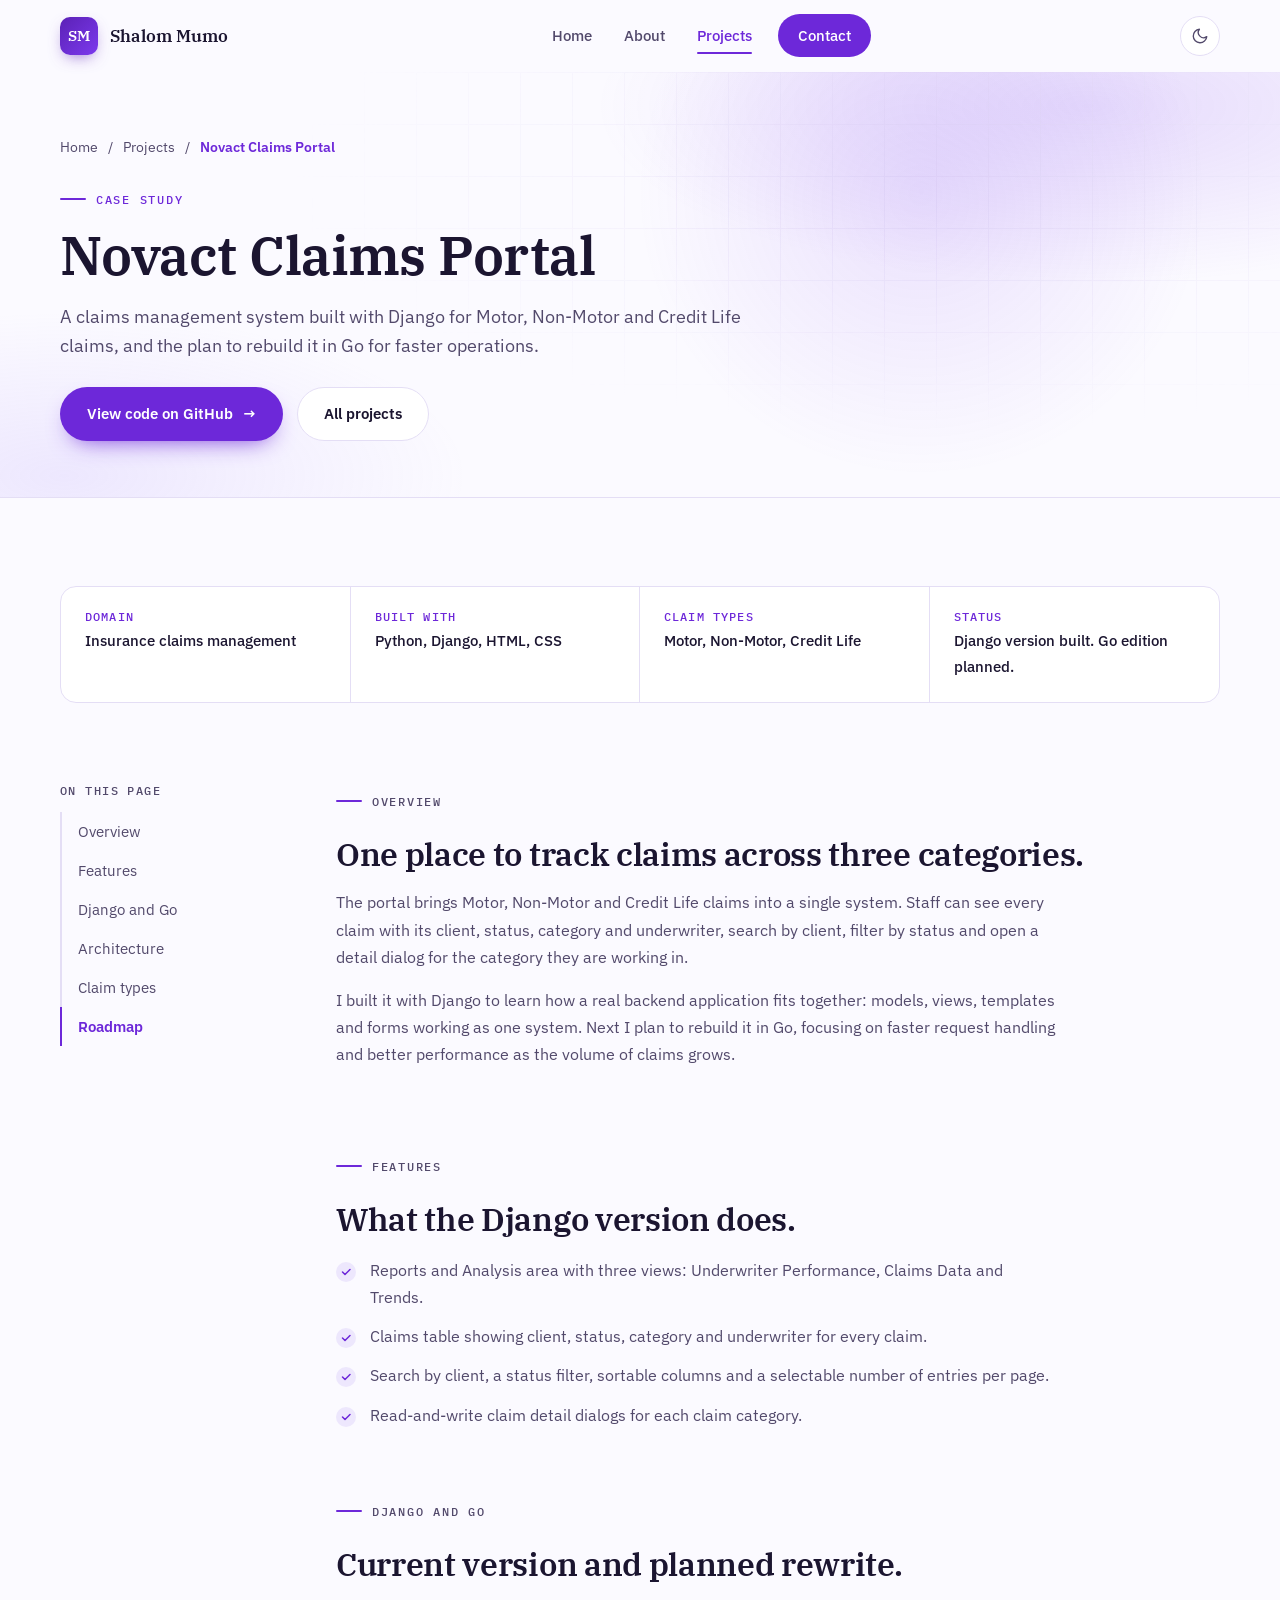
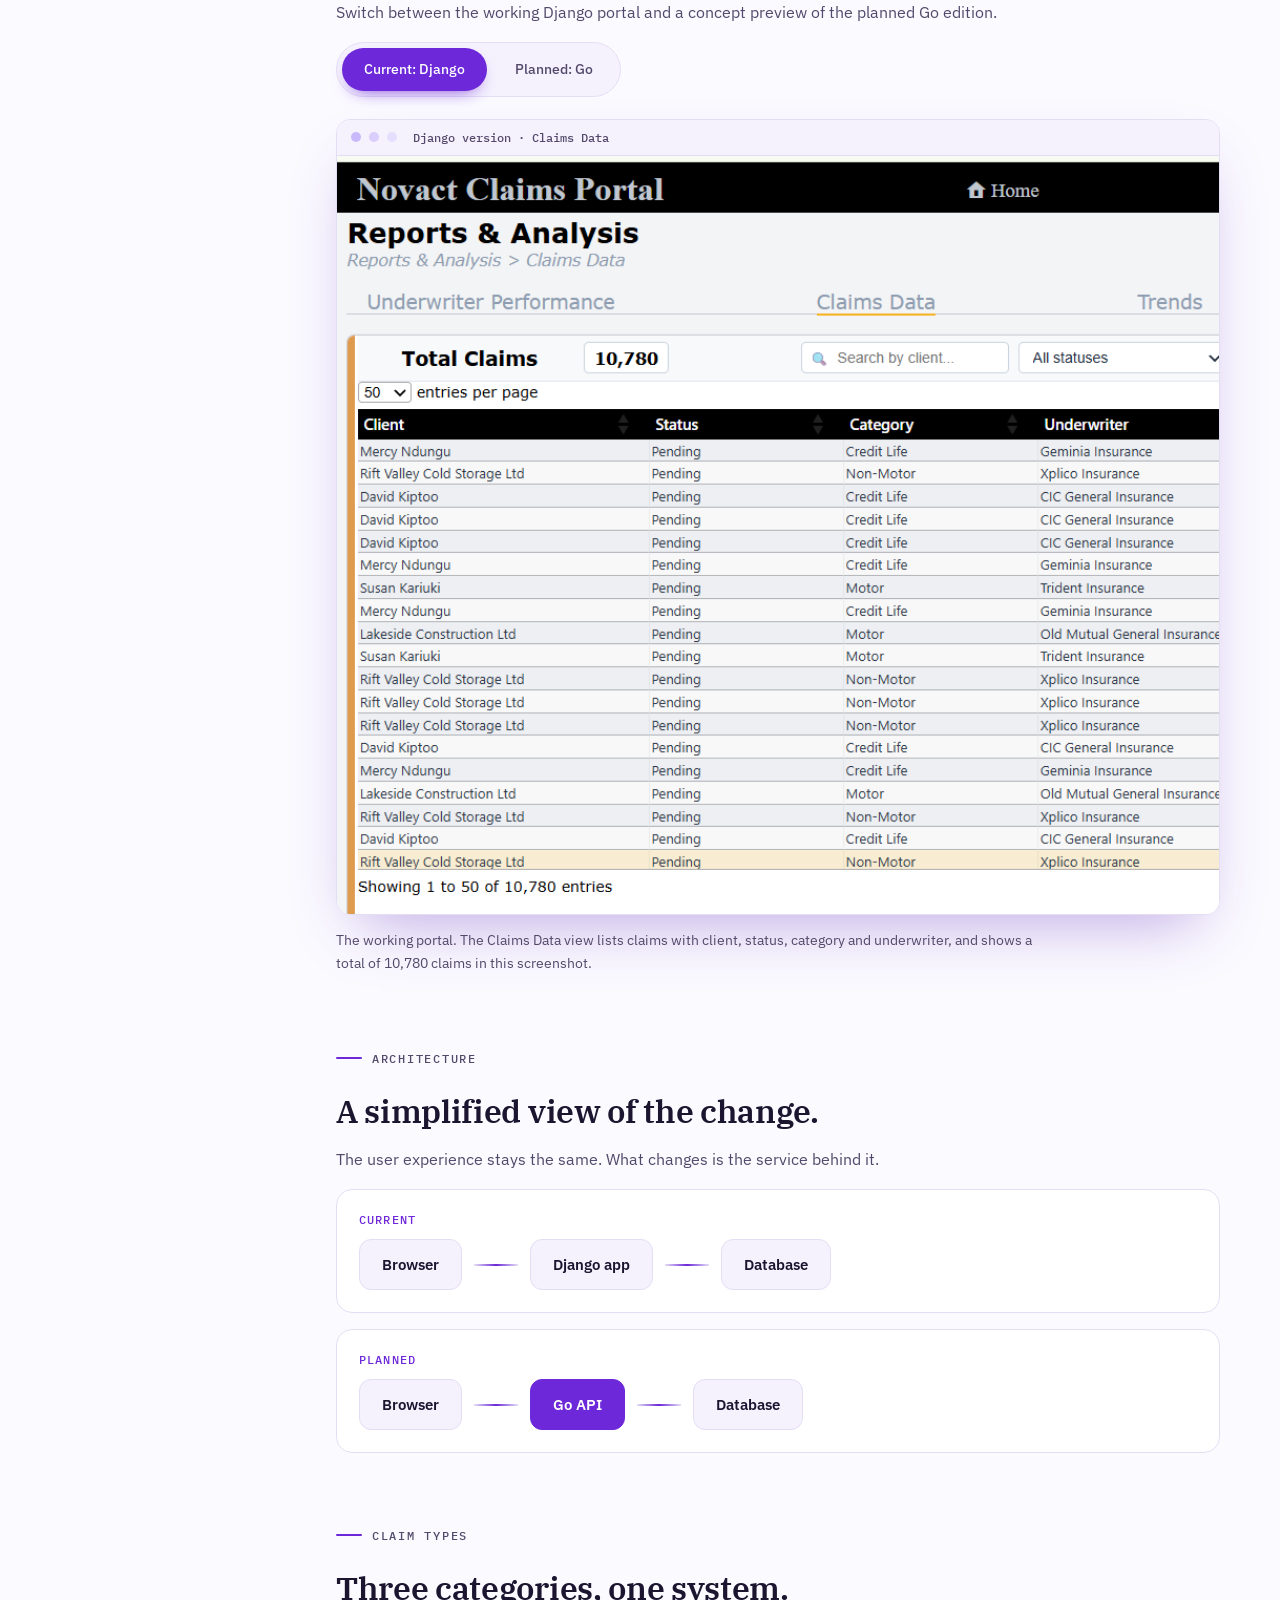
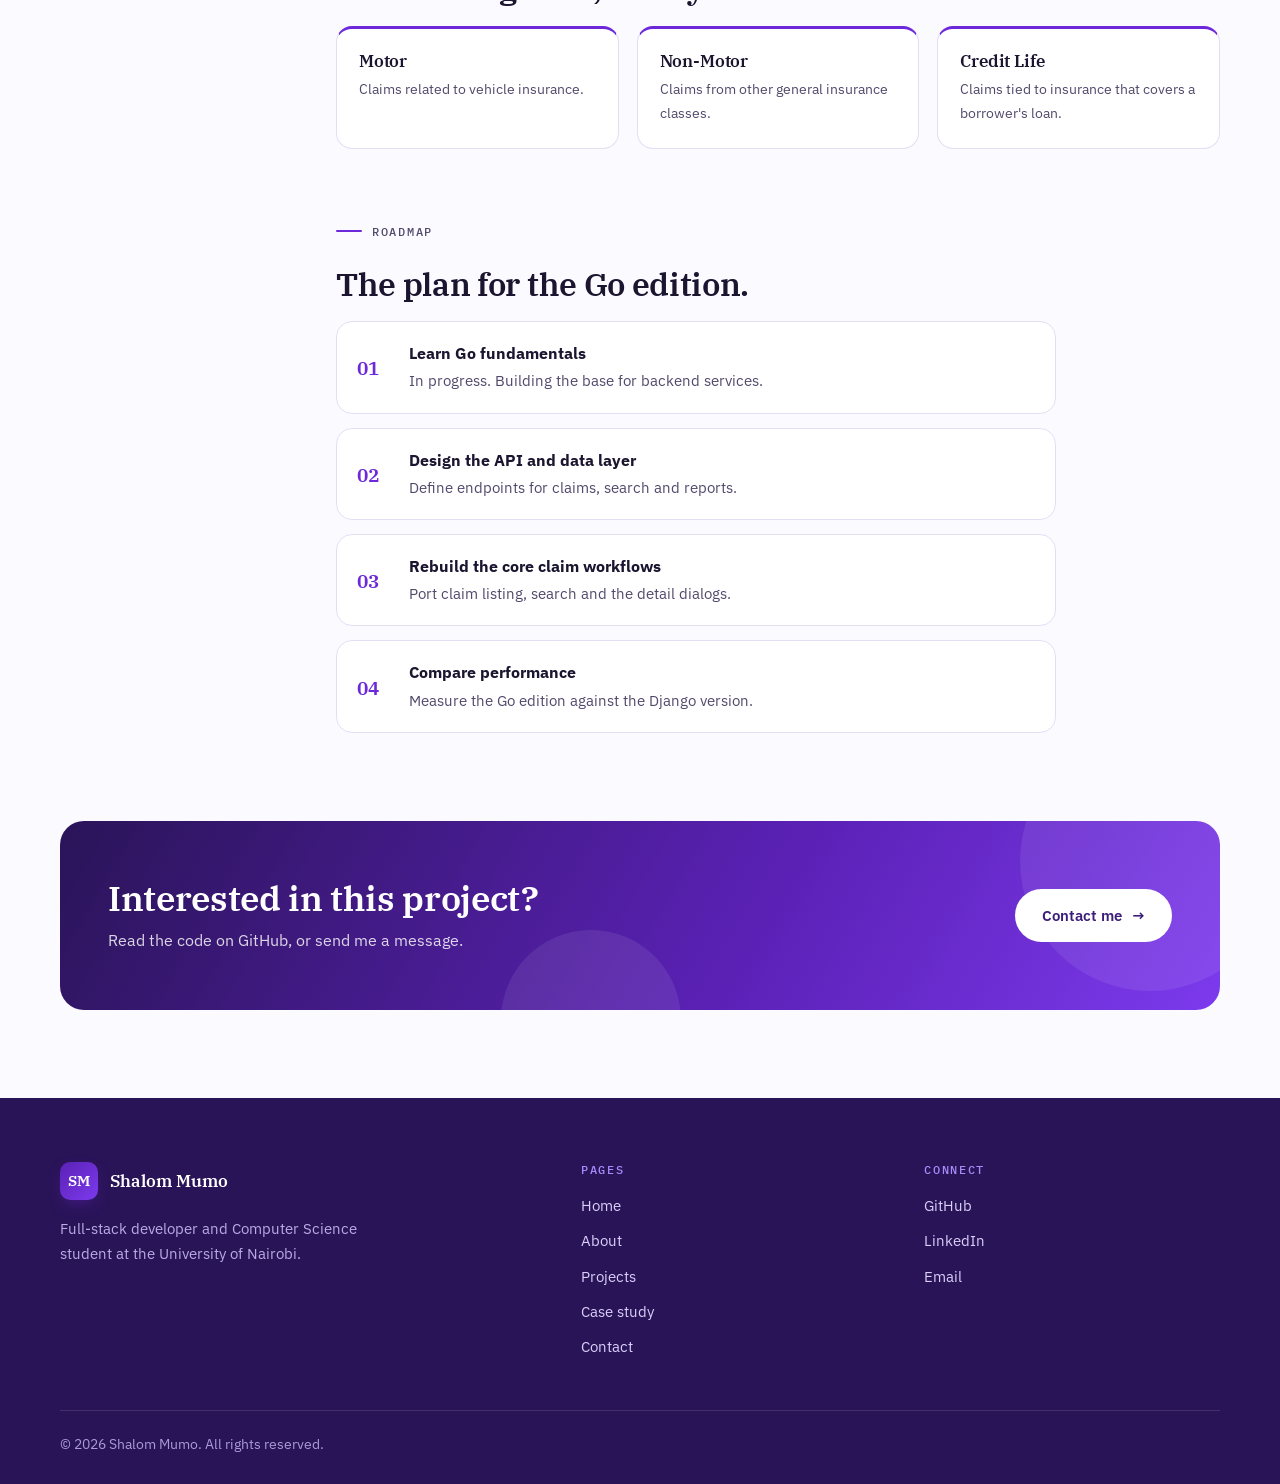
<file: novact_claims.html>
<!DOCTYPE html>
<html lang="en" data-theme="light">
<head>
  <meta charset="UTF-8">
  <meta name="viewport" content="width=device-width, initial-scale=1.0">
  <meta name="description" content="Case study: Novact Claims Portal, a Django claims management system for Motor, Non-Motor and Credit Life claims, with a planned Go rewrite.">
  <meta name="author" content="Shalom Mumo">
  <meta property="og:type" content="article">
  <meta property="og:title" content="Novact Claims Portal | Case study">
  <meta property="og:description" content="A Django claims management system and the plan to rebuild it in Go.">
  <link rel="icon" type="image/svg+xml" href="data:image/svg+xml,%3Csvg%20xmlns='http://www.w3.org/2000/svg'%20viewBox='0%200%2064%2064'%3E%3Crect%20width='64'%20height='64'%20rx='14'%20fill='%235b21b6'/%3E%3Ctext%20x='32'%20y='43'%20text-anchor='middle'%20font-family='Georgia,serif'%20font-size='28'%20font-weight='700'%20fill='white'%3ESM%3C/text%3E%3C/svg%3E">
  <title>Novact Claims Portal | Case study | Shalom Mumo</title>

  <script>
    (function () {
      var d = document.documentElement;
      d.classList.add("js");
      try { var t = localStorage.getItem("theme"); if (t) d.setAttribute("data-theme", t); } catch (e) {}
    })();
  </script>

  <link rel="preconnect" href="https://fonts.googleapis.com">
  <link rel="preconnect" href="https://fonts.gstatic.com" crossorigin>
  <link href="https://fonts.googleapis.com/css2?family=IBM+Plex+Mono:wght@400;500&family=IBM+Plex+Sans:wght@400;500;600&family=IBM+Plex+Serif:wght@500;600&display=swap" rel="stylesheet">
  <link rel="stylesheet" href="static/css/general.css">
</head>
<body>

  <a class="skip-link" href="#main">Skip to content</a>

  <header class="site-header" id="header">
    <nav class="nav container" aria-label="Primary">
      <a href="index.html" class="logo"><span class="logo-mark">SM</span><span class="logo-text">Shalom Mumo</span></a>
      <ul class="nav-links" id="navLinks">
        <li><a href="index.html">Home</a></li>
        <li><a href="about.html">About</a></li>
        <li><a href="projects.html" aria-current="page">Projects</a></li>
        <li><a href="contact.html" class="nav-cta">Contact</a></li>
      </ul>
      <div class="nav-actions">
        <button class="theme-toggle" id="themeToggle" type="button" aria-label="Switch between light and dark theme">
          <svg class="icon-moon" viewBox="0 0 24 24" width="18" height="18" fill="none" stroke="currentColor" stroke-width="1.8" stroke-linecap="round" stroke-linejoin="round" aria-hidden="true"><path d="M21 12.8A9 9 0 1 1 11.2 3a7 7 0 0 0 9.8 9.8z"/></svg>
          <svg class="icon-sun" viewBox="0 0 24 24" width="18" height="18" fill="none" stroke="currentColor" stroke-width="1.8" stroke-linecap="round" stroke-linejoin="round" aria-hidden="true"><circle cx="12" cy="12" r="4"/><path d="M12 2v2M12 20v2M4.9 4.9l1.4 1.4M17.7 17.7l1.4 1.4M2 12h2M20 12h2M4.9 19.1l1.4-1.4M17.7 6.3l1.4-1.4"/></svg>
        </button>
        <button class="menu-toggle" id="menuToggle" type="button" aria-label="Open menu" aria-expanded="false" aria-controls="navLinks"><span></span><span></span><span></span></button>
      </div>
    </nav>
  </header>

  <main id="main">

    <section class="page-hero" data-spot>
      <div class="grid-lines" aria-hidden="true"></div>
      <div class="container">
        <nav class="breadcrumb" aria-label="Breadcrumb">
          <a href="index.html">Home</a><span>/</span><a href="projects.html">Projects</a><span>/</span><span aria-current="page">Novact Claims Portal</span>
        </nav>
        <p class="eyebrow">Case study</p>
        <h1>Novact Claims Portal</h1>
        <p class="lead">
          A claims management system built with Django for Motor, Non-Motor and Credit Life claims,
          and the plan to rebuild it in Go for faster operations.
        </p>
        <div class="hero-buttons">
          <a href="https://github.com/Shamu620/Claims_portal" target="_blank" rel="noopener noreferrer" class="btn btn-primary">View code on GitHub <span class="arrow">&rarr;</span></a>
          <a href="projects.html" class="btn btn-outline">All projects</a>
        </div>
      </div>
    </section>

    <section class="section" style="padding-bottom: 40px;">
      <div class="container">
        <dl class="facts">
          <div><dt>Domain</dt><dd>Insurance claims management</dd></div>
          <div><dt>Built with</dt><dd>Python, Django, HTML, CSS</dd></div>
          <div><dt>Claim types</dt><dd>Motor, Non-Motor, Credit Life</dd></div>
          <div><dt>Status</dt><dd>Django version built. Go edition planned.</dd></div>
        </dl>
      </div>
    </section>

    <section class="section" style="padding-top: 40px;">
      <div class="container cs-layout">

        <aside class="toc" aria-label="On this page">
          <h4>On this page</h4>
          <a href="#overview" class="active">Overview</a>
          <a href="#features">Features</a>
          <a href="#compare">Django and Go</a>
          <a href="#architecture">Architecture</a>
          <a href="#categories">Claim types</a>
          <a href="#roadmap">Roadmap</a>
        </aside>

        <div class="cs-content">

          <section class="cs-section" id="overview">
            <p class="eyebrow">Overview</p>
            <h2>One place to track claims across three categories.</h2>
            <p>
              The portal brings Motor, Non-Motor and Credit Life claims into a single system. Staff can see
              every claim with its client, status, category and underwriter, search by client, filter by status
              and open a detail dialog for the category they are working in.
            </p>
            <p>
              I built it with Django to learn how a real backend application fits together: models, views,
              templates and forms working as one system. Next I plan to rebuild it in Go, focusing on faster
              request handling and better performance as the volume of claims grows.
            </p>
          </section>

          <section class="cs-section" id="features">
            <p class="eyebrow">Features</p>
            <h2>What the Django version does.</h2>
            <ul class="check-list">
              <li>Reports and Analysis area with three views: Underwriter Performance, Claims Data and Trends.</li>
              <li>Claims table showing client, status, category and underwriter for every claim.</li>
              <li>Search by client, a status filter, sortable columns and a selectable number of entries per page.</li>
              <li>Read-and-write claim detail dialogs for each claim category.</li>
            </ul>
          </section>

          <section class="cs-section" id="compare">
            <p class="eyebrow">Django and Go</p>
            <h2>Current version and planned rewrite.</h2>
            <p>Switch between the working Django portal and a concept preview of the planned Go edition.</p>

            <div data-tabs>
              <div class="tablist" role="tablist" aria-label="Version">
                <button class="tab" role="tab" id="tab-django" aria-selected="true" aria-controls="panel-django" type="button">Current: Django</button>
                <button class="tab" role="tab" id="tab-go" aria-selected="false" aria-controls="panel-go" tabindex="-1" type="button">Planned: Go</button>
              </div>

              <div class="tab-panel" role="tabpanel" id="panel-django" aria-labelledby="tab-django">
                <div class="window window--full">
                  <div class="window-bar"><i></i><i></i><i></i><em>Django version &middot; Claims Data</em></div>
                  <img src="static/images/novact_claims_dashboard.png" alt="Claims Data view of the Django version, showing 10,780 claims in a searchable table" loading="lazy" decoding="async">
                </div>
                <p class="caption">The working portal. The Claims Data view lists claims with client, status, category and underwriter, and shows a total of 10,780 claims in this screenshot.</p>
              </div>

              <div class="tab-panel" role="tabpanel" id="panel-go" aria-labelledby="tab-go" hidden>
                <div class="window window--full">
                  <div class="window-bar"><i></i><i></i><i></i><em>Go edition &middot; concept preview</em></div>
                  <img src="static/images/future_novact_claims_go.png" alt="Concept preview of the planned Go version, with server-side pagination over a very large set of claims" loading="lazy" decoding="async">
                </div>
                <p class="caption">A concept preview of the Go edition, with pagination and search handled on the server. It simulates a data set of 12.48 million claims.</p>
                <div class="callout"><strong>Note:</strong> the figures in the preview, including the query time, are simulated. They illustrate the goal and are not measured results.</div>
              </div>
            </div>
          </section>

          <section class="cs-section" id="architecture">
            <p class="eyebrow">Architecture</p>
            <h2>A simplified view of the change.</h2>
            <p>The user experience stays the same. What changes is the service behind it.</p>

            <div class="flow-row">
              <span class="label">Current</span>
              <span class="flow-node">Browser</span><span class="flow-arrow" aria-hidden="true"></span>
              <span class="flow-node">Django app</span><span class="flow-arrow" aria-hidden="true"></span>
              <span class="flow-node">Database</span>
            </div>
            <div class="flow-row">
              <span class="label">Planned</span>
              <span class="flow-node">Browser</span><span class="flow-arrow" aria-hidden="true"></span>
              <span class="flow-node hot">Go API</span><span class="flow-arrow" aria-hidden="true"></span>
              <span class="flow-node">Database</span>
            </div>
          </section>

          <section class="cs-section" id="categories">
            <p class="eyebrow">Claim types</p>
            <h2>Three categories, one system.</h2>
            <div class="cat-grid">
              <article class="cat-card"><h3>Motor</h3><p>Claims related to vehicle insurance.</p></article>
              <article class="cat-card"><h3>Non-Motor</h3><p>Claims from other general insurance classes.</p></article>
              <article class="cat-card"><h3>Credit Life</h3><p>Claims tied to insurance that covers a borrower's loan.</p></article>
            </div>
          </section>

          <section class="cs-section" id="roadmap">
            <p class="eyebrow">Roadmap</p>
            <h2>The plan for the Go edition.</h2>
            <ol class="steps">
              <li><strong>Learn Go fundamentals</strong><span>In progress. Building the base for backend services.</span></li>
              <li><strong>Design the API and data layer</strong><span>Define endpoints for claims, search and reports.</span></li>
              <li><strong>Rebuild the core claim workflows</strong><span>Port claim listing, search and the detail dialogs.</span></li>
              <li><strong>Compare performance</strong><span>Measure the Go edition against the Django version.</span></li>
            </ol>
          </section>

        </div>
      </div>
    </section>

    <section class="section" style="padding-top: 0;">
      <div class="container">
        <div class="cta-band">
          <div>
            <h2>Interested in this project?</h2>
            <p>Read the code on GitHub, or send me a message.</p>
          </div>
          <a href="contact.html" class="btn btn-light">Contact me <span class="arrow">&rarr;</span></a>
        </div>
      </div>
    </section>

  </main>

  <footer class="footer">
    <div class="container footer-grid">
      <div class="footer-brand">
        <a href="index.html" class="logo"><span class="logo-mark">SM</span><span class="logo-text">Shalom Mumo</span></a>
        <p>Full-stack developer and Computer Science student at the University of Nairobi.</p>
      </div>
      <nav class="footer-col" aria-label="Pages">
        <h4>Pages</h4>
        <ul>
          <li><a href="index.html">Home</a></li>
          <li><a href="about.html">About</a></li>
          <li><a href="projects.html">Projects</a></li>
          <li><a href="novact_claims.html">Case study</a></li>
          <li><a href="contact.html">Contact</a></li>
        </ul>
      </nav>
      <div class="footer-col">
        <h4>Connect</h4>
        <ul>
          <li><a href="https://github.com/Shamu620/" target="_blank" rel="noopener">GitHub</a></li>
          <li><a href="https://www.linkedin.com/in/shalom-mumo-5810943a2/" target="_blank" rel="noopener">LinkedIn</a></li>
          <li><a href="https://mail.google.com/mail/?view=cm&fs=1&to=shalommumo620%40students.uonbi.ac.ke" target="_blank" rel="noopener noreferrer">Email</a></li>
        </ul>
      </div>
    </div>
    <div class="container footer-bottom"><p>&copy; <span id="year"></span> Shalom Mumo. All rights reserved.</p></div>
  </footer>

  <button class="to-top" id="toTop" type="button" aria-label="Back to top">&uarr;</button>
  <script src="static/js/general.js"></script>
</html>
</file>
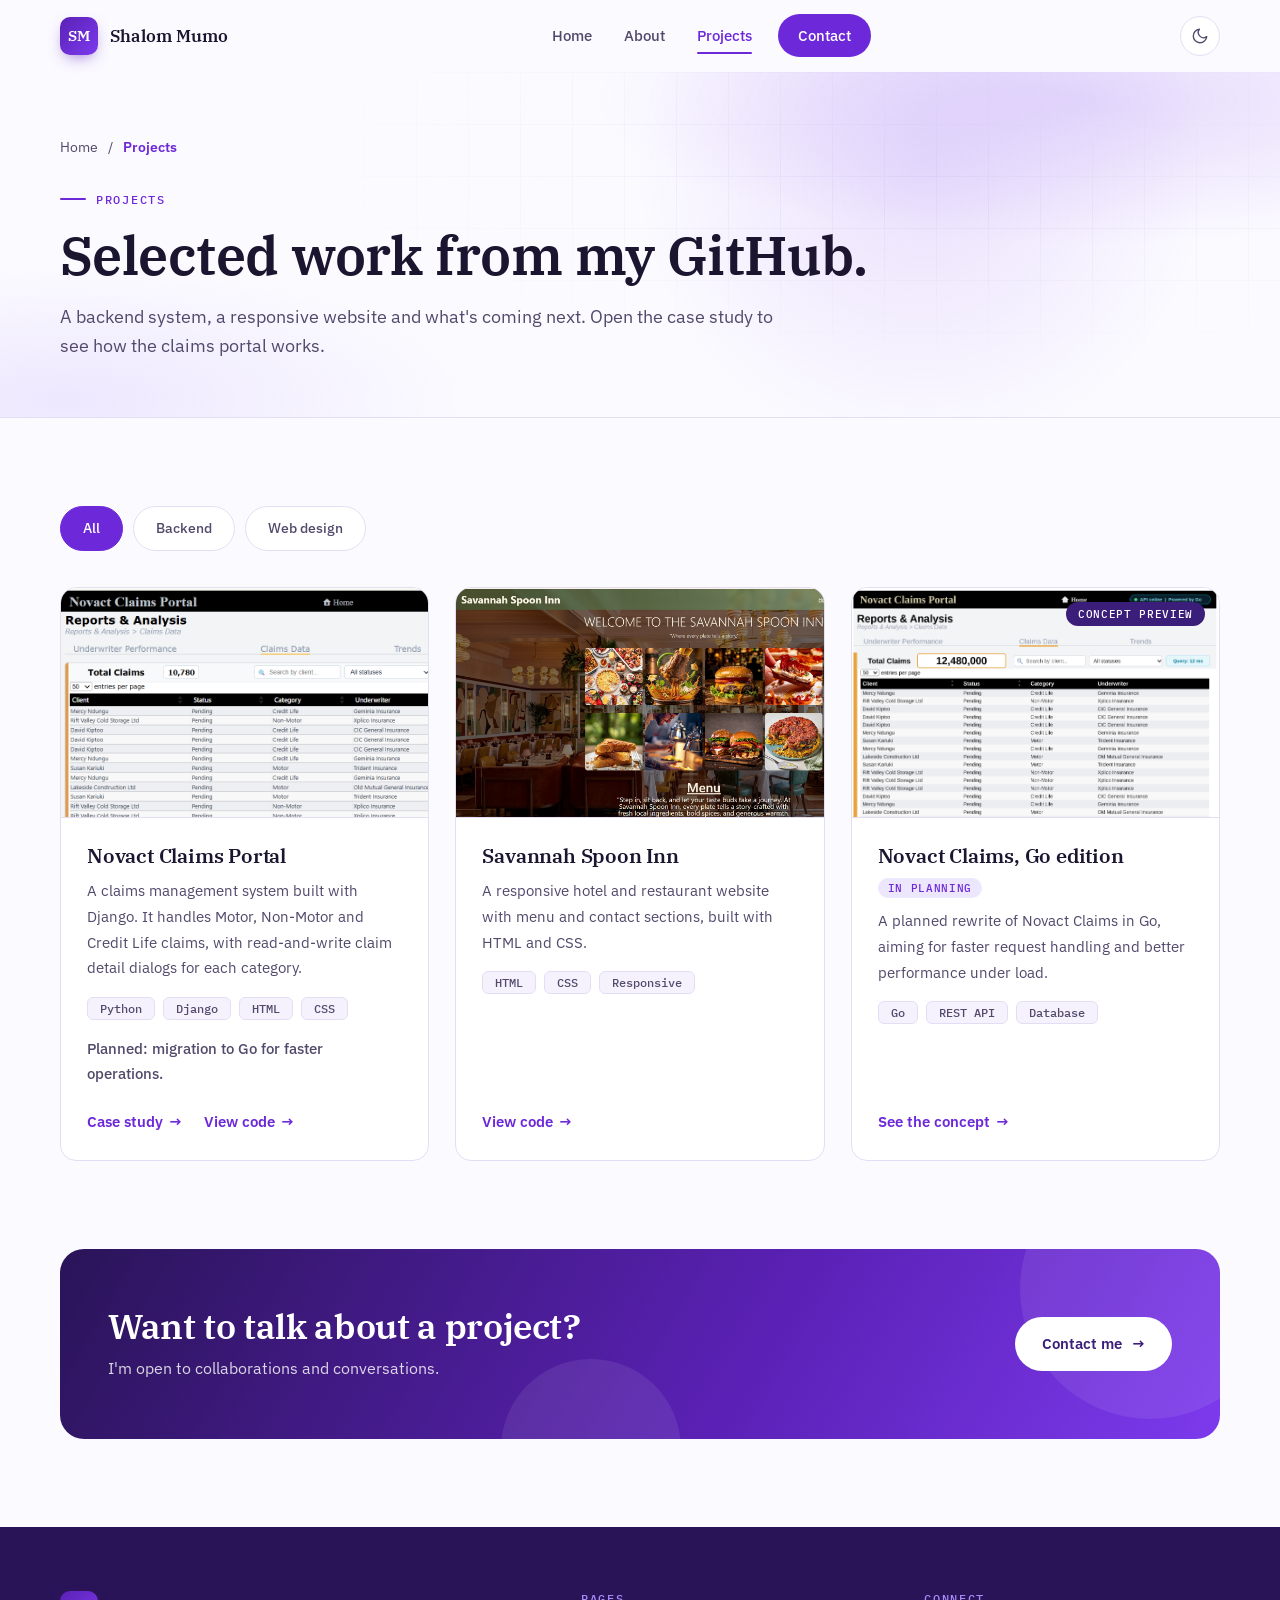
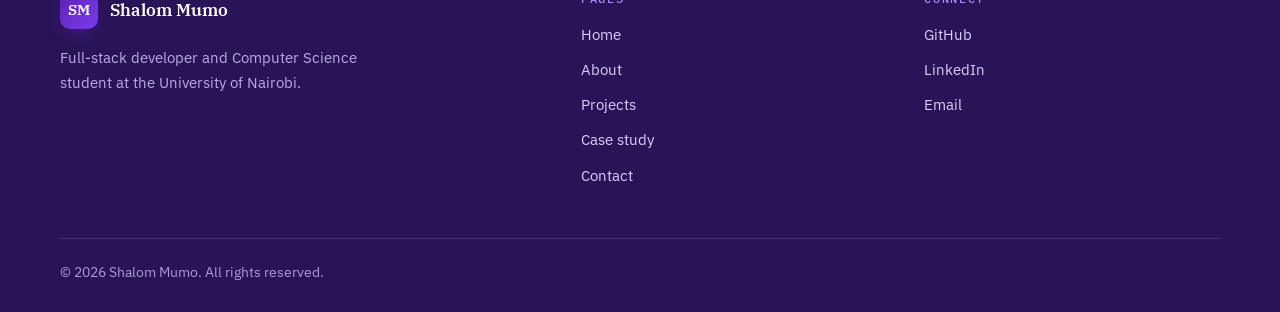
<file: projects.html>
<!DOCTYPE html>
<html lang="en" data-theme="light">
<head>
  <meta charset="UTF-8">
  <meta name="viewport" content="width=device-width, initial-scale=1.0">
  <meta name="description" content="Projects by Shalom Mumo: Novact Claims Portal (Django), Savannah Spoon Inn (HTML and CSS) and the planned Go edition.">
  <meta name="author" content="Shalom Mumo">
  <meta property="og:type" content="website">
  <meta property="og:title" content="Projects | Shalom Mumo">
  <meta property="og:description" content="Selected work from my GitHub: backend and web design projects.">
  <link rel="icon" type="image/svg+xml" href="data:image/svg+xml,%3Csvg%20xmlns='http://www.w3.org/2000/svg'%20viewBox='0%200%2064%2064'%3E%3Crect%20width='64'%20height='64'%20rx='14'%20fill='%235b21b6'/%3E%3Ctext%20x='32'%20y='43'%20text-anchor='middle'%20font-family='Georgia,serif'%20font-size='28'%20font-weight='700'%20fill='white'%3ESM%3C/text%3E%3C/svg%3E">
  <title>Projects | Shalom Mumo</title>

  <script>
    (function () {
      var d = document.documentElement;
      d.classList.add("js");
      try { var t = localStorage.getItem("theme"); if (t) d.setAttribute("data-theme", t); } catch (e) {}
    })();
  </script>

  <link rel="preconnect" href="https://fonts.googleapis.com">
  <link rel="preconnect" href="https://fonts.gstatic.com" crossorigin>
  <link href="https://fonts.googleapis.com/css2?family=IBM+Plex+Mono:wght@400;500&family=IBM+Plex+Sans:wght@400;500;600&family=IBM+Plex+Serif:wght@500;600&display=swap" rel="stylesheet">
  <link rel="stylesheet" href="static/css/general.css">
</head>
<body>

  <a class="skip-link" href="#main">Skip to content</a>

  <header class="site-header" id="header">
    <nav class="nav container" aria-label="Primary">
      <a href="index.html" class="logo"><span class="logo-mark">SM</span><span class="logo-text">Shalom Mumo</span></a>
      <ul class="nav-links" id="navLinks">
        <li><a href="index.html">Home</a></li>
        <li><a href="about.html">About</a></li>
        <li><a href="projects.html" aria-current="page">Projects</a></li>
        <li><a href="contact.html" class="nav-cta">Contact</a></li>
      </ul>
      <div class="nav-actions">
        <button class="theme-toggle" id="themeToggle" type="button" aria-label="Switch between light and dark theme">
          <svg class="icon-moon" viewBox="0 0 24 24" width="18" height="18" fill="none" stroke="currentColor" stroke-width="1.8" stroke-linecap="round" stroke-linejoin="round" aria-hidden="true"><path d="M21 12.8A9 9 0 1 1 11.2 3a7 7 0 0 0 9.8 9.8z"/></svg>
          <svg class="icon-sun" viewBox="0 0 24 24" width="18" height="18" fill="none" stroke="currentColor" stroke-width="1.8" stroke-linecap="round" stroke-linejoin="round" aria-hidden="true"><circle cx="12" cy="12" r="4"/><path d="M12 2v2M12 20v2M4.9 4.9l1.4 1.4M17.7 17.7l1.4 1.4M2 12h2M20 12h2M4.9 19.1l1.4-1.4M17.7 6.3l1.4-1.4"/></svg>
        </button>
        <button class="menu-toggle" id="menuToggle" type="button" aria-label="Open menu" aria-expanded="false" aria-controls="navLinks"><span></span><span></span><span></span></button>
      </div>
    </nav>
  </header>

  <main id="main">

    <section class="page-hero" data-spot>
      <div class="grid-lines" aria-hidden="true"></div>
      <div class="container">
        <nav class="breadcrumb" aria-label="Breadcrumb"><a href="index.html">Home</a><span>/</span><span aria-current="page">Projects</span></nav>
        <p class="eyebrow">Projects</p>
        <h1>Selected work from my GitHub.</h1>
        <p class="lead">A backend system, a responsive website and what's coming next. Open the case study to see how the claims portal works.</p>
      </div>
    </section>

    <section class="section">
      <div class="container">
        <div class="filters" id="filters" role="group" aria-label="Filter projects">
          <button class="filter active" type="button" data-filter="all" aria-pressed="true">All</button>
          <button class="filter" type="button" data-filter="backend" aria-pressed="false">Backend</button>
          <button class="filter" type="button" data-filter="web" aria-pressed="false">Web design</button>
        </div>

        <div class="projects-grid" id="projectsGrid">

          <article class="project-card" data-category="backend">
            <div class="project-img">
              <img src="static/images/novact_claims_dashboard.png" alt="Novact Claims dashboard screenshot" loading="lazy" decoding="async">
            </div>
            <div class="project-body">
              <h3>Novact Claims Portal</h3>
              <p>
                A claims management system built with Django. It handles Motor, Non-Motor and Credit Life
                claims, with read-and-write claim detail dialogs for each category.
              </p>
              <ul class="tags"><li>Python</li><li>Django</li><li>HTML</li><li>CSS</li></ul>
              <p class="planned">Planned: migration to Go for faster operations.</p>
              <div class="project-links">
                <a class="link-arrow" href="novact_claims.html">Case study</a>
                <a class="link-arrow" href="https://github.com/Shamu620/Claims_portal" target="_blank" rel="noopener noreferrer">View code</a>
              </div>
            </div>
          </article>

          <article class="project-card" data-category="web">
            <div class="project-img">
              <img src="static/images/savannah_spoon_inn.png" alt="Savannah Spoon Inn homepage screenshot" loading="lazy" decoding="async">
            </div>
            <div class="project-body">
              <h3>Savannah Spoon Inn</h3>
              <p>A responsive hotel and restaurant website with menu and contact sections, built with HTML and CSS.</p>
              <ul class="tags"><li>HTML</li><li>CSS</li><li>Responsive</li></ul>
              <div class="project-links">
                <a class="link-arrow" href="https://github.com/Shamu620/Savannah_spoon_inn" target="_blank" rel="noopener noreferrer">View code</a>
              </div>
            </div>
          </article>

          <article class="project-card upcoming" data-category="backend">
            <div class="project-img">
              <img src="static/images/future_novact_claims_go.png" alt="Concept preview of the planned Go version" loading="lazy" decoding="async">
              <span class="img-badge">Concept preview</span>
            </div>
            <div class="project-body">
              <h3>Novact Claims, Go edition <span class="status">In planning</span></h3>
              <p>A planned rewrite of Novact Claims in Go, aiming for faster request handling and better performance under load.</p>
              <ul class="tags"><li>Go</li><li>REST API</li><li>Database</li></ul>
              <div class="project-links">
                <a class="link-arrow" href="novact_claims.html#compare">See the concept</a>
              </div>
            </div>
          </article>

        </div>
      </div>
    </section>

    <section class="section" style="padding-top: 0;">
      <div class="container">
        <div class="cta-band">
          <div>
            <h2>Want to talk about a project?</h2>
            <p>I'm open to collaborations and conversations.</p>
          </div>
          <a href="contact.html" class="btn btn-light">Contact me <span class="arrow">&rarr;</span></a>
        </div>
      </div>
    </section>

  </main>

  <footer class="footer">
    <div class="container footer-grid">
      <div class="footer-brand">
        <a href="index.html" class="logo"><span class="logo-mark">SM</span><span class="logo-text">Shalom Mumo</span></a>
        <p>Full-stack developer and Computer Science student at the University of Nairobi.</p>
      </div>
      <nav class="footer-col" aria-label="Pages">
        <h4>Pages</h4>
        <ul>
          <li><a href="index.html">Home</a></li>
          <li><a href="about.html">About</a></li>
          <li><a href="projects.html">Projects</a></li>
          <li><a href="novact_claims.html">Case study</a></li>
          <li><a href="contact.html">Contact</a></li>
        </ul>
      </nav>
      <div class="footer-col">
        <h4>Connect</h4>
        <ul>
          <li><a href="https://github.com/Shamu620/" target="_blank" rel="noopener">GitHub</a></li>
          <li><a href="https://www.linkedin.com/in/shalom-mumo-5810943a2/" target="_blank" rel="noopener">LinkedIn</a></li>
          <li><a href="https://mail.google.com/mail/?view=cm&fs=1&to=shalommumo620%40students.uonbi.ac.ke" target="_blank" rel="noopener noreferrer">Email</a></li>
        </ul>
      </div>
    </div>
    <div class="container footer-bottom"><p>&copy; <span id="year"></span> Shalom Mumo. All rights reserved.</p></div>
  </footer>

  <button class="to-top" id="toTop" type="button" aria-label="Back to top">&uarr;</button>
  <script src="static/js/general.js"></script>
</body>
</html>
</file>
<file: static/css/general.css>
/* =========================================================
   Shalom Mumo | Portfolio design system
   Purple, corporate, light + dark themes
   ========================================================= */

:root {
    --font-sans:
        "IBM Plex Sans", system-ui, -apple-system, "Segoe UI", Roboto,
        sans-serif;
    --font-serif: "IBM Plex Serif", Georgia, "Times New Roman", serif;
    --font-mono: "IBM Plex Mono", ui-monospace, Menlo, Consolas, monospace;

    --p900: #2a1458;
    --p800: #3b1d7a;
    --p700: #5b21b6;
    --p600: #6d28d9;
    --p500: #7c3aed;
    --p400: #a78bfa;
    --p200: #ddd0fb;
    --p100: #ede7fd;

    --bg: #fbfaff;
    --surface: #ffffff;
    --surface-2: #f5f2fd;
    --ink: #1b1530;
    --ink-2: #52496b;
    --line: #e4def5;
    --accent: #6d28d9;
    --accent-strong: #5b21b6;
    --accent-soft: #ede7fd;
    --on-accent: #ffffff;

    --shadow-sm:
        0 1px 2px rgba(42, 20, 88, 0.06), 0 6px 18px -8px rgba(42, 20, 88, 0.14);
    --shadow-lg: 0 28px 60px -24px rgba(91, 33, 182, 0.4);
    --radius: 16px;
    --header-h: 72px;
}

[data-theme="dark"] {
    color-scheme: dark;
    --bg: #0e0a1a;
    --surface: #161126;
    --surface-2: #1b1530;
    --ink: #f0ecfb;
    --ink-2: #b4abd0;
    --line: #2c2447;
    --accent: #a78bfa;
    --accent-strong: #c4b0fd;
    --accent-soft: #251a45;
    --on-accent: #140c2b;
    --shadow-sm: 0 1px 2px rgba(0, 0, 0, 0.4);
    --shadow-lg: 0 28px 60px -24px rgba(0, 0, 0, 0.75);
}

/* ---------- Base ---------- */
*,
*::before,
*::after {
    box-sizing: border-box;
}
html {
    scroll-behavior: smooth;
    scroll-padding-top: calc(var(--header-h) + 16px);
    -webkit-text-size-adjust: 100%;
}
body {
    margin: 0;
    font-family: var(--font-sans);
    font-size: 1rem;
    line-height: 1.7;
    color: var(--ink);
    background: var(--bg);
    overflow-x: hidden;
}
img {
    max-width: 100%;
    display: block;
}
a {
    color: inherit;
    text-decoration: none;
}
ul,
ol {
    margin: 0;
    padding: 0;
    list-style: none;
}
h1,
h2,
h3,
h4 {
    font-family: var(--font-serif);
    font-weight: 600;
    line-height: 1.2;
    letter-spacing: -0.01em;
    margin: 0;
}
p {
    margin: 0;
}
dl,
dd {
    margin: 0;
}
button {
    font: inherit;
    color: inherit;
    background: none;
    border: 0;
    cursor: pointer;
}
:focus-visible {
    outline: 3px solid var(--accent);
    outline-offset: 3px;
    border-radius: 6px;
}
::selection {
    background: var(--accent);
    color: var(--on-accent);
}

.container {
    width: min(1160px, 92%);
    margin-inline: auto;
    position: relative;
}
.section {
    padding: 88px 0;
}
.section--tint {
    background: var(--surface-2);
    border-block: 1px solid var(--line);
}
.hidden {
    display: none !important;
}

.skip-link {
    position: absolute;
    left: 12px;
    top: -60px;
    z-index: 2000;
    padding: 10px 16px;
    background: var(--accent);
    color: var(--on-accent);
    border-radius: 8px;
    font-weight: 600;
    transition: top 0.2s;
}
.skip-link:focus {
    top: 12px;
}

/* Page fade-in and theme fade */
.js body {
    animation: pageIn 0.5s ease both;
}
.theme-anim,
.theme-anim * {
    transition:
        background-color 0.4s,
        color 0.4s,
        border-color 0.4s,
        box-shadow 0.4s !important;
}

/* ---------- Scroll progress ---------- */
.scroll-progress {
    position: fixed;
    top: 0;
    left: 0;
    right: 0;
    height: 3px;
    z-index: 1200;
    background: linear-gradient(90deg, var(--p700), var(--p400));
    transform-origin: left;
    transform: scaleX(0);
}

/* ---------- Header ---------- */
.site-header {
    position: sticky;
    top: 0;
    z-index: 1000;
    height: var(--header-h);
    background: color-mix(in srgb, var(--bg) 86%, transparent);
    backdrop-filter: saturate(160%) blur(14px);
    -webkit-backdrop-filter: saturate(160%) blur(14px);
    border-bottom: 1px solid transparent;
    transition:
        border-color 0.3s,
        box-shadow 0.3s;
}
.site-header.scrolled {
    border-bottom-color: var(--line);
    box-shadow: var(--shadow-sm);
}
.nav {
    height: 100%;
    display: flex;
    align-items: center;
    justify-content: space-between;
    gap: 24px;
}

.logo {
    display: inline-flex;
    align-items: center;
    gap: 12px;
    font-family: var(--font-serif);
    font-weight: 600;
    font-size: 1.08rem;
}
.logo-mark {
    width: 38px;
    height: 38px;
    border-radius: 10px;
    display: grid;
    place-items: center;
    background: linear-gradient(135deg, var(--p700), var(--p500));
    color: #fff;
    font-size: 0.95rem;
    letter-spacing: 0.02em;
    box-shadow: 0 6px 16px -6px rgba(91, 33, 182, 0.7);
    transition: transform 0.4s;
}
.logo:hover .logo-mark {
    transform: rotate(-8deg) scale(1.06);
}

.nav-links {
    display: flex;
    align-items: center;
    gap: 4px;
}
.nav-links a {
    position: relative;
    display: inline-block;
    padding: 8px 14px;
    font-size: 0.93rem;
    font-weight: 500;
    color: var(--ink-2);
    transition: color 0.25s;
}
.nav-links a:not(.nav-cta)::after {
    content: "";
    position: absolute;
    left: 14px;
    right: 14px;
    bottom: 2px;
    height: 2px;
    border-radius: 2px;
    background: var(--accent);
    transform: scaleX(0);
    transform-origin: left;
    transition: transform 0.3s ease;
}
.nav-links a:hover {
    color: var(--ink);
}
.nav-links a:hover::after,
.nav-links a[aria-current="page"]::after {
    transform: scaleX(1);
}
.nav-links a[aria-current="page"] {
    color: var(--accent);
}
.nav-links .nav-cta {
    margin-left: 8px;
    padding: 9px 20px;
    border-radius: 999px;
    background: var(--accent);
    color: var(--on-accent);
    transition:
        transform 0.25s,
        box-shadow 0.25s,
        background 0.25s;
}
.nav-links .nav-cta:hover {
    color: var(--on-accent);
    transform: translateY(-2px);
    box-shadow: 0 10px 22px -10px var(--accent);
}
.nav-links .nav-cta[aria-current="page"] {
    color: var(--on-accent);
}

.nav-actions {
    display: flex;
    align-items: center;
    gap: 10px;
}
.theme-toggle {
    width: 40px;
    height: 40px;
    border-radius: 50%;
    display: grid;
    place-items: center;
    border: 1px solid var(--line);
    background: var(--surface);
    color: var(--ink-2);
    transition: 0.3s;
}
.theme-toggle:hover {
    color: var(--accent);
    border-color: var(--accent);
    transform: rotate(18deg);
}
.theme-toggle .icon-sun {
    display: none;
}
[data-theme="dark"] .theme-toggle .icon-sun {
    display: block;
}
[data-theme="dark"] .theme-toggle .icon-moon {
    display: none;
}

.menu-toggle {
    display: none;
    width: 40px;
    height: 40px;
    flex-direction: column;
    align-items: center;
    justify-content: center;
    gap: 5px;
}
.menu-toggle span {
    width: 22px;
    height: 2px;
    background: var(--ink);
    border-radius: 2px;
    transition: 0.3s;
}
.menu-toggle[aria-expanded="true"] span:nth-child(1) {
    transform: translateY(7px) rotate(45deg);
}
.menu-toggle[aria-expanded="true"] span:nth-child(2) {
    opacity: 0;
}
.menu-toggle[aria-expanded="true"] span:nth-child(3) {
    transform: translateY(-7px) rotate(-45deg);
}

/* ---------- Buttons & links ---------- */
.btn {
    display: inline-flex;
    align-items: center;
    gap: 10px;
    padding: 13px 26px;
    border-radius: 999px;
    font-weight: 600;
    font-size: 0.95rem;
    border: 1.5px solid transparent;
    position: relative;
    overflow: hidden;
    transition:
        transform 0.25s,
        box-shadow 0.25s,
        background 0.25s,
        color 0.25s,
        border-color 0.25s;
}
.btn .arrow {
    transition: transform 0.25s;
}
.btn:hover .arrow {
    transform: translateX(5px);
}
.btn-primary {
    background: var(--accent);
    color: var(--on-accent);
    box-shadow: 0 10px 24px -12px var(--accent);
}
.btn-primary::before {
    content: "";
    position: absolute;
    top: 0;
    left: -120%;
    width: 70%;
    height: 100%;
    background: linear-gradient(
        110deg,
        transparent,
        rgba(255, 255, 255, 0.35),
        transparent
    );
    transform: skewX(-20deg);
    transition: left 0.7s;
}
.btn-primary:hover::before {
    left: 150%;
}
.btn-primary:hover {
    transform: translateY(-3px);
    box-shadow: 0 16px 30px -12px var(--accent);
}
.btn-outline {
    border-color: var(--line);
    background: var(--surface);
    color: var(--ink);
}
.btn-outline:hover {
    border-color: var(--accent);
    color: var(--accent);
    transform: translateY(-3px);
}
.btn-light {
    background: #fff;
    color: var(--p800);
}
.btn-light:hover {
    transform: translateY(-3px);
    box-shadow: 0 16px 30px -12px rgba(0, 0, 0, 0.5);
}

.link-arrow {
    display: inline-flex;
    align-items: center;
    gap: 6px;
    font-weight: 600;
    font-size: 0.93rem;
    color: var(--accent);
}
.link-arrow::after {
    content: "\2192";
    transition: transform 0.25s;
}
.link-arrow:hover::after {
    transform: translateX(5px);
}
.link-arrow.disabled {
    color: var(--ink-2);
    pointer-events: none;
}
.link-arrow.disabled::after {
    content: "";
}

.socials {
    display: flex;
    flex-wrap: wrap;
    gap: 10px;
}
.socials a {
    display: inline-block;
    padding: 8px 18px;
    border-radius: 999px;
    font-size: 0.88rem;
    font-weight: 500;
    border: 1px solid var(--line);
    background: var(--surface);
    color: var(--ink-2);
    transition: 0.25s;
}
.socials a:hover {
    color: var(--accent);
    border-color: var(--accent);
    transform: translateY(-2px);
}

/* ---------- Headings ---------- */
.eyebrow {
    display: inline-flex;
    align-items: center;
    gap: 10px;
    font: 500 0.78rem var(--font-mono);
    text-transform: uppercase;
    letter-spacing: 0.14em;
    color: var(--accent);
}
.eyebrow::before {
    content: "";
    width: 26px;
    height: 2px;
    background: var(--accent);
    border-radius: 2px;
}
.section-head {
    max-width: 680px;
    margin-bottom: 48px;
}
.section-head h2 {
    font-size: clamp(1.9rem, 3.6vw, 2.6rem);
    margin: 12px 0 12px;
}
.section-head p {
    color: var(--ink-2);
    font-size: 1.05rem;
}
.section-head.center {
    margin-inline: auto;
    text-align: center;
}
.section-head.center .eyebrow::after {
    content: "";
    width: 26px;
    height: 2px;
    background: var(--accent);
    border-radius: 2px;
}

/* ---------- Hero ---------- */
.hero,
.page-hero {
    position: relative;
    overflow: hidden;
    isolation: isolate;
}
.hero {
    padding: 80px 0 88px;
}
.hero::before,
.page-hero::before {
    content: "";
    position: absolute;
    inset: 0;
    z-index: -2;
    background:
        radial-gradient(
            55% 60% at 85% 8%,
            rgba(124, 58, 237, 0.16),
            transparent 70%
        ),
        radial-gradient(
            45% 55% at 5% 95%,
            rgba(167, 139, 250, 0.16),
            transparent 70%
        );
}
.grid-lines {
    position: absolute;
    inset: 0;
    z-index: -1;
    opacity: 0.55;
    background-image:
        linear-gradient(var(--line) 1px, transparent 1px),
        linear-gradient(90deg, var(--line) 1px, transparent 1px);
    background-size: 52px 52px;
    -webkit-mask-image: radial-gradient(
        70% 80% at 75% 25%,
        #000 0%,
        transparent 75%
    );
    mask-image: radial-gradient(70% 80% at 75% 25%, #000 0%, transparent 75%);
}
[data-spot]::after {
    content: "";
    position: absolute;
    inset: 0;
    z-index: -1;
    pointer-events: none;
    background: radial-gradient(
        460px circle at var(--mx, 72%) var(--my, 28%),
        rgba(124, 58, 237, 0.13),
        transparent 62%
    );
}
.orb {
    position: absolute;
    border-radius: 50%;
    filter: blur(70px);
    z-index: -1;
    pointer-events: none;
    animation: drift 16s ease-in-out infinite;
}
.orb-1 {
    width: 320px;
    height: 320px;
    right: 6%;
    top: 8%;
    background: rgba(124, 58, 237, 0.25);
}
.orb-2 {
    width: 240px;
    height: 240px;
    left: -60px;
    bottom: 6%;
    background: rgba(167, 139, 250, 0.28);
    animation-delay: -7s;
}

.hero-grid {
    display: grid;
    grid-template-columns: 1.15fr 0.85fr;
    gap: 64px;
    align-items: center;
}
.hero-kicker {
    display: inline-flex;
    align-items: center;
    gap: 10px;
    padding: 7px 16px;
    border-radius: 999px;
    background: var(--accent-soft);
    color: var(--accent);
    font-size: 0.85rem;
    font-weight: 600;
    margin-bottom: 22px;
}
.hero-kicker .dot {
    width: 8px;
    height: 8px;
    border-radius: 50%;
    background: var(--accent);
    animation: ping 2s infinite;
}
.hero-name {
    font-size: clamp(2.8rem, 7vw, 4.9rem);
    line-height: 1.04;
    margin-bottom: 16px;
    background: linear-gradient(100deg, var(--ink) 35%, var(--accent) 100%);
    -webkit-background-clip: text;
    background-clip: text;
    -webkit-text-fill-color: transparent;
}
.hero-role {
    font-family: var(--font-serif);
    font-size: clamp(1.15rem, 2.2vw, 1.5rem);
    color: var(--ink);
    margin-bottom: 18px;
}
.hero-bio {
    max-width: 560px;
    color: var(--ink-2);
    margin-bottom: 30px;
}
.hero-buttons {
    display: flex;
    flex-wrap: wrap;
    gap: 14px;
    margin-bottom: 28px;
}

.hero-text > * {
    animation: fadeUp 0.8s cubic-bezier(0.2, 0.7, 0.2, 1) both;
}
.hero-text > *:nth-child(1) {
    animation-delay: 0.05s;
}
.hero-text > *:nth-child(2) {
    animation-delay: 0.15s;
}
.hero-text > *:nth-child(3) {
    animation-delay: 0.25s;
}
.hero-text > *:nth-child(4) {
    animation-delay: 0.35s;
}
.hero-text > *:nth-child(5) {
    animation-delay: 0.45s;
}
.hero-text > *:nth-child(6) {
    animation-delay: 0.55s;
}
.hero-visual {
    animation: fadeUp 1s 0.3s cubic-bezier(0.2, 0.7, 0.2, 1) both;
}

.portrait {
    position: relative;
    max-width: 400px;
    margin: 0 auto;
}
.portrait::before {
    content: "";
    position: absolute;
    inset: 20px -20px -20px 20px;
    border: 2px solid var(--accent);
    border-radius: 22px;
    opacity: 0.7;
    transition: transform 0.5s;
}
.portrait:hover::before {
    transform: translate(6px, 6px);
}
.portrait img {
    position: relative;
    width: 100%;
    aspect-ratio: 4 / 5;
    object-fit: cover;
    object-position: 50% 30%;
    border-radius: 22px;
    box-shadow: var(--shadow-lg);
    background: var(--surface-2);
}
.portrait-badge {
    position: absolute;
    left: -28px;
    bottom: 34px;
    z-index: 2;
    display: flex;
    align-items: center;
    gap: 12px;
    padding: 12px 18px;
    border-radius: 14px;
    background: var(--surface);
    border: 1px solid var(--line);
    box-shadow: var(--shadow-sm);
    animation: bob 6s ease-in-out infinite;
}
.portrait-badge .badge-icon {
    width: 38px;
    height: 38px;
    border-radius: 10px;
    display: grid;
    place-items: center;
    background: var(--accent-soft);
    color: var(--accent);
}
.portrait-badge strong {
    display: block;
    font-size: 0.9rem;
    line-height: 1.3;
}
.portrait-badge span {
    font-size: 0.78rem;
    color: var(--ink-2);
}

/* Page hero (inner pages) */
.page-hero {
    padding: 64px 0 56px;
    border-bottom: 1px solid var(--line);
}
.page-hero h1 {
    font-size: clamp(2.2rem, 5vw, 3.4rem);
    margin: 14px 0 14px;
}
.page-hero .lead {
    max-width: 720px;
    color: var(--ink-2);
    font-size: 1.1rem;
}
.page-hero .hero-buttons {
    margin: 26px 0 0;
}
.breadcrumb {
    display: flex;
    flex-wrap: wrap;
    gap: 10px;
    font-size: 0.85rem;
    color: var(--ink-2);
    margin-bottom: 22px;
}
.breadcrumb a:hover {
    color: var(--accent);
}
.breadcrumb span[aria-current] {
    color: var(--accent);
    font-weight: 600;
}

/* ---------- Marquee ---------- */
.marquee {
    overflow: hidden;
    border-block: 1px solid var(--line);
    background: var(--surface);
}
.marquee-track {
    display: flex;
    gap: 56px;
    width: max-content;
    padding: 18px 0;
    animation: marquee 34s linear infinite;
}
.marquee:hover .marquee-track {
    animation-play-state: paused;
}
.marquee-track span {
    font: 500 0.95rem var(--font-mono);
    color: var(--ink-2);
    white-space: nowrap;
    display: inline-flex;
    align-items: center;
    gap: 56px;
}
.marquee-track span::after {
    content: "";
    width: 6px;
    height: 6px;
    border-radius: 50%;
    background: var(--accent);
    opacity: 0.6;
}

/* ---------- Stats ---------- */
.stats {
    display: grid;
    grid-template-columns: repeat(4, 1fr);
    gap: 20px;
}
.stat {
    padding: 28px 24px;
    border-radius: var(--radius);
    background: var(--surface);
    border: 1px solid var(--line);
    transition: 0.35s;
    position: relative;
    overflow: hidden;
}
.stat::before {
    content: "";
    position: absolute;
    left: 0;
    top: 0;
    height: 3px;
    width: 100%;
    background: linear-gradient(90deg, var(--p700), var(--p400));
    transform: scaleX(0);
    transform-origin: left;
    transition: transform 0.5s;
}
.stat:hover {
    transform: translateY(-4px);
    box-shadow: var(--shadow-sm);
}
.stat:hover::before {
    transform: scaleX(1);
}
.stat strong {
    display: block;
    font: 600 clamp(1.8rem, 3vw, 2.4rem) var(--font-serif);
    color: var(--accent);
    line-height: 1.1;
}
.stat span {
    color: var(--ink-2);
    font-size: 0.92rem;
}

/* ---------- Cards ---------- */
.card-grid {
    display: grid;
    grid-template-columns: repeat(3, 1fr);
    gap: 24px;
}
.card {
    padding: 30px;
    border-radius: var(--radius);
    background: var(--surface);
    border: 1px solid var(--line);
    transition:
        transform 0.3s,
        box-shadow 0.3s,
        border-color 0.3s;
}
.card:hover {
    transform: translateY(-6px);
    border-color: var(--accent);
    box-shadow: var(--shadow-lg);
}
.card h3 {
    font-size: 1.2rem;
    margin: 18px 0 8px;
}
.card p {
    color: var(--ink-2);
    font-size: 0.95rem;
}
.icon-box {
    width: 50px;
    height: 50px;
    border-radius: 14px;
    display: grid;
    place-items: center;
    background: var(--accent-soft);
    color: var(--accent);
    transition: 0.35s;
}
.card:hover .icon-box {
    background: var(--accent);
    color: var(--on-accent);
    transform: rotate(-6deg);
}
.card .num {
    font: 500 0.8rem var(--font-mono);
    color: var(--accent);
    letter-spacing: 0.1em;
}
.card .num + h3 {
    margin-top: 10px;
}

/* ---------- Window frame (screenshots) ---------- */
.window {
    border: 1px solid var(--line);
    border-radius: 14px;
    overflow: hidden;
    background: var(--surface);
    box-shadow: var(--shadow-lg);
}
.window-bar {
    display: flex;
    align-items: center;
    gap: 8px;
    padding: 10px 14px;
    background: var(--surface-2);
    border-bottom: 1px solid var(--line);
    font: 500 0.74rem var(--font-mono);
    color: var(--ink-2);
}
.window-bar i {
    width: 10px;
    height: 10px;
    border-radius: 50%;
    background: var(--p400);
    opacity: 0.55;
}
.window-bar i:nth-child(2) {
    opacity: 0.35;
}
.window-bar i:nth-child(3) {
    opacity: 0.2;
}
.window-bar em {
    margin-left: 8px;
    font-style: normal;
}
.window img {
    width: 100%;
    aspect-ratio: 16 / 10;
    object-fit: cover;
    object-position: top left;
}
.window--full img {
    aspect-ratio: auto;
    height: auto;
}

/* ---------- Feature (home) ---------- */
.feature {
    display: grid;
    grid-template-columns: 1.1fr 0.9fr;
    gap: 56px;
    align-items: center;
}
.feature h3 {
    font-size: clamp(1.6rem, 3vw, 2.1rem);
    margin: 12px 0 14px;
}
.feature p {
    color: var(--ink-2);
    margin-bottom: 18px;
}
.feature .tags {
    margin-bottom: 24px;
}
.feature .hero-buttons {
    margin: 0;
}

/* ---------- Now cards ---------- */
.now-card {
    padding: 28px;
    border-radius: var(--radius);
    background: var(--surface);
    border: 1px solid var(--line);
    transition: 0.3s;
}
.now-card:hover {
    border-color: var(--accent);
    transform: translateY(-5px);
    box-shadow: var(--shadow-sm);
}
.now-card h3 {
    font-size: 1.15rem;
    margin: 14px 0 8px;
}
.now-card p {
    color: var(--ink-2);
    font-size: 0.94rem;
}
.pill {
    display: inline-block;
    padding: 4px 12px;
    border-radius: 999px;
    font: 500 0.72rem var(--font-mono);
    letter-spacing: 0.06em;
    text-transform: uppercase;
}
.pill-live {
    background: rgba(34, 160, 107, 0.14);
    color: #1b7f55;
}
[data-theme="dark"] .pill-live {
    color: #5fd3a0;
    background: rgba(95, 211, 160, 0.14);
}
.pill-plan {
    background: var(--accent-soft);
    color: var(--accent);
}

/* ---------- CTA band ---------- */
.cta-band {
    position: relative;
    overflow: hidden;
    padding: 56px 48px;
    border-radius: 24px;
    color: #fff;
    background: linear-gradient(
        120deg,
        var(--p900),
        var(--p700) 60%,
        var(--p500)
    );
    display: flex;
    align-items: center;
    justify-content: space-between;
    gap: 32px;
    flex-wrap: wrap;
}
.cta-band::before,
.cta-band::after {
    content: "";
    position: absolute;
    border-radius: 50%;
    background: rgba(255, 255, 255, 0.08);
    animation: drift 14s ease-in-out infinite;
}
.cta-band::before {
    width: 260px;
    height: 260px;
    right: -60px;
    top: -90px;
}
.cta-band::after {
    width: 180px;
    height: 180px;
    left: 38%;
    bottom: -100px;
    animation-delay: -6s;
}
.cta-band > * {
    position: relative;
    z-index: 1;
}
.cta-band h2 {
    font-size: clamp(1.6rem, 3vw, 2.2rem);
    margin-bottom: 8px;
}
.cta-band p {
    color: rgba(255, 255, 255, 0.82);
    max-width: 520px;
}

/* ---------- About ---------- */
.about-grid {
    display: grid;
    grid-template-columns: 0.85fr 1.15fr;
    gap: 64px;
    align-items: center;
}
.about-image {
    margin: 0;
}
.about-image img {
    width: 100%;
    aspect-ratio: 1;
    object-fit: cover;
    border-radius: 22px;
    box-shadow: var(--shadow-lg);
}
.about-image figcaption {
    margin-top: 12px;
    font: 500 0.78rem var(--font-mono);
    color: var(--ink-2);
}
.about-text h3 {
    font-size: clamp(1.5rem, 3vw, 2rem);
    margin-bottom: 16px;
}
.about-text p {
    color: var(--ink-2);
    margin-bottom: 14px;
}
.about-text strong {
    color: var(--ink);
}
.info-list {
    display: grid;
    grid-template-columns: 1fr 1fr;
    gap: 14px 24px;
    margin-top: 26px;
    padding-top: 24px;
    border-top: 1px solid var(--line);
}
.info-list dt {
    font: 500 0.72rem var(--font-mono);
    text-transform: uppercase;
    letter-spacing: 0.1em;
    color: var(--accent);
}
.info-list dd {
    font-weight: 500;
    overflow-wrap: anywhere;
}
.info-list a {
    color: var(--accent);
}
.info-list a:hover {
    text-decoration: underline;
}

.skills-grid {
    display: grid;
    grid-template-columns: repeat(2, 1fr);
    gap: 24px;
}
.skill-card {
    padding: 30px;
    border-radius: var(--radius);
    background: var(--surface);
    border: 1px solid var(--line);
    transition: 0.3s;
}
.skill-card:hover {
    border-color: var(--accent);
    box-shadow: var(--shadow-sm);
}
.skill-card h3 {
    font-size: 1.1rem;
    margin-bottom: 18px;
}
.chips {
    display: flex;
    flex-wrap: wrap;
    gap: 10px;
}
.chips li {
    padding: 7px 16px;
    border-radius: 999px;
    font-size: 0.86rem;
    font-weight: 500;
    background: var(--accent-soft);
    color: var(--accent-strong);
    border: 1px solid transparent;
    transition: 0.25s;
}
[data-theme="dark"] .chips li {
    color: var(--ink);
}
.chips li:hover {
    transform: translateY(-3px);
    border-color: var(--accent);
}
.chips li.chip-learning {
    background: transparent;
    border: 1.5px dashed var(--accent);
    color: var(--accent);
}

/* ---------- Timeline ---------- */
.timeline {
    position: relative;
    max-width: 820px;
    padding-left: 38px;
}
.timeline::before {
    content: "";
    position: absolute;
    left: 7px;
    top: 8px;
    bottom: 8px;
    width: 2px;
    background: linear-gradient(var(--accent), var(--p200));
}
.js .timeline::before {
    transform: scaleY(0);
    transform-origin: top;
    transition: transform 1.5s ease;
}
.js .timeline.in-view::before {
    transform: scaleY(1);
}
.t-item {
    position: relative;
    padding-bottom: 28px;
}
.t-item:last-child {
    padding-bottom: 0;
}
.t-item::before {
    content: "";
    position: absolute;
    left: -38px;
    top: 6px;
    width: 16px;
    height: 16px;
    border-radius: 50%;
    background: var(--surface);
    border: 3px solid var(--accent);
    box-shadow: 0 0 0 5px var(--accent-soft);
}
.t-date {
    display: inline-block;
    margin-bottom: 8px;
    font: 500 0.78rem var(--font-mono);
    letter-spacing: 0.06em;
    color: var(--accent);
}
.t-card {
    padding: 22px 26px;
    border-radius: var(--radius);
    background: var(--surface);
    border: 1px solid var(--line);
    transition: 0.3s;
}
.t-card:hover {
    transform: translateX(6px);
    border-color: var(--accent);
}
.t-card h3 {
    font-size: 1.1rem;
    margin-bottom: 6px;
}
.t-card p {
    color: var(--ink-2);
    font-size: 0.94rem;
}

/* ---------- Projects ---------- */
.filters {
    display: flex;
    flex-wrap: wrap;
    gap: 10px;
    margin-bottom: 36px;
}
.filter {
    padding: 9px 22px;
    border-radius: 999px;
    font-size: 0.9rem;
    font-weight: 500;
    border: 1px solid var(--line);
    background: var(--surface);
    color: var(--ink-2);
    transition: 0.25s;
}
.filter:hover {
    border-color: var(--accent);
    color: var(--accent);
}
.filter.active {
    background: var(--accent);
    color: var(--on-accent);
    border-color: var(--accent);
}
.projects-grid {
    display: grid;
    grid-template-columns: repeat(3, 1fr);
    gap: 26px;
}
.project-card {
    display: flex;
    flex-direction: column;
    border-radius: var(--radius);
    overflow: hidden;
    background: var(--surface);
    border: 1px solid var(--line);
    transition:
        transform 0.3s,
        box-shadow 0.3s,
        border-color 0.3s;
}
.project-card:hover {
    transform: translateY(-8px);
    border-color: var(--accent);
    box-shadow: var(--shadow-lg);
}
.project-img {
    position: relative;
    overflow: hidden;
    border-bottom: 1px solid var(--line);
}
.project-img img {
    width: 100%;
    aspect-ratio: 16 / 10;
    object-fit: cover;
    object-position: top left;
    transition: transform 0.7s cubic-bezier(0.2, 0.7, 0.2, 1);
}
.project-card:hover .project-img img {
    transform: scale(1.06);
}
.img-badge {
    position: absolute;
    top: 14px;
    right: 14px;
    padding: 5px 12px;
    border-radius: 999px;
    background: var(--p800);
    color: #fff;
    font: 500 0.7rem var(--font-mono);
    letter-spacing: 0.06em;
    text-transform: uppercase;
}
.project-body {
    display: flex;
    flex-direction: column;
    flex: 1;
    padding: 26px;
}
.project-body h3 {
    font-size: 1.25rem;
    margin-bottom: 10px;
    display: flex;
    flex-wrap: wrap;
    align-items: center;
    gap: 10px;
}
.project-body > p {
    color: var(--ink-2);
    font-size: 0.94rem;
    margin-bottom: 16px;
}
.status {
    font: 500 0.68rem var(--font-mono);
    letter-spacing: 0.06em;
    text-transform: uppercase;
    padding: 3px 10px;
    border-radius: 999px;
    background: var(--accent-soft);
    color: var(--accent);
}
.tags {
    display: flex;
    flex-wrap: wrap;
    gap: 8px;
    margin-bottom: 16px;
}
.tags li {
    padding: 3px 12px;
    border-radius: 6px;
    background: var(--surface-2);
    border: 1px solid var(--line);
    font: 500 0.74rem var(--font-mono);
    color: var(--ink-2);
}
.planned {
    font-size: 0.86rem;
    font-weight: 500;
    color: var(--accent);
    margin-bottom: 16px;
}
.project-links {
    display: flex;
    flex-wrap: wrap;
    gap: 22px;
    margin-top: auto;
    padding-top: 6px;
}
.pop {
    animation: pop 0.5s cubic-bezier(0.2, 0.7, 0.2, 1) var(--d, 0ms) both;
}

/* ---------- Case study ---------- */
.facts {
    display: grid;
    grid-template-columns: repeat(4, 1fr);
    gap: 0;
    border: 1px solid var(--line);
    border-radius: var(--radius);
    background: var(--surface);
    overflow: hidden;
}
.facts > div {
    padding: 22px 24px;
    border-right: 1px solid var(--line);
}
.facts > div:last-child {
    border-right: 0;
}
.facts dt {
    font: 500 0.72rem var(--font-mono);
    text-transform: uppercase;
    letter-spacing: 0.1em;
    color: var(--accent);
    margin-bottom: 4px;
}
.facts dd {
    font-weight: 500;
    font-size: 0.95rem;
}

.cs-layout {
    display: grid;
    grid-template-columns: 220px 1fr;
    gap: 56px;
    align-items: start;
}
.toc {
    position: sticky;
    top: calc(var(--header-h) + 28px);
}
.toc h4 {
    font: 500 0.74rem var(--font-mono);
    text-transform: uppercase;
    letter-spacing: 0.12em;
    color: var(--ink-2);
    margin-bottom: 14px;
}
.toc a {
    display: block;
    padding: 7px 0 7px 16px;
    border-left: 2px solid var(--line);
    font-size: 0.92rem;
    color: var(--ink-2);
    transition: 0.25s;
}
.toc a:hover {
    color: var(--ink);
}
.toc a.active {
    border-left-color: var(--accent);
    color: var(--accent);
    font-weight: 600;
}
.cs-content {
    min-width: 0;
}
.cs-section {
    padding-bottom: 64px;
}
.cs-section:last-child {
    padding-bottom: 0;
}
.cs-section h2 {
    font-size: clamp(1.5rem, 3vw, 2rem);
    margin: 10px 0 16px;
}
.cs-section > p {
    color: var(--ink-2);
    margin-bottom: 16px;
    max-width: 720px;
}
.check-list {
    display: grid;
    gap: 12px;
    margin: 18px 0 0;
    max-width: 720px;
}
.check-list li {
    position: relative;
    padding-left: 34px;
    color: var(--ink-2);
}
.check-list li::before {
    content: "";
    position: absolute;
    left: 0;
    top: 5px;
    width: 20px;
    height: 20px;
    border-radius: 50%;
    background: var(--accent-soft);
    background-image: url("data:image/svg+xml,%3Csvg xmlns='http://www.w3.org/2000/svg' viewBox='0 0 24 24' fill='none' stroke='%236d28d9' stroke-width='3' stroke-linecap='round' stroke-linejoin='round'%3E%3Cpath d='M5 12l5 5L20 7'/%3E%3C/svg%3E");
    background-size: 12px;
    background-repeat: no-repeat;
    background-position: center;
}

.tablist {
    display: inline-flex;
    gap: 6px;
    padding: 5px;
    border-radius: 999px;
    background: var(--surface-2);
    border: 1px solid var(--line);
    margin-bottom: 22px;
    flex-wrap: wrap;
}
.tab {
    padding: 9px 22px;
    border-radius: 999px;
    font-size: 0.9rem;
    font-weight: 500;
    color: var(--ink-2);
    transition: 0.25s;
}
.tab:hover {
    color: var(--ink);
}
.tab[aria-selected="true"] {
    background: var(--accent);
    color: var(--on-accent);
    box-shadow: 0 8px 18px -10px var(--accent);
}
.tab-panel {
    animation: fadeUp 0.5s cubic-bezier(0.2, 0.7, 0.2, 1) both;
}
.tab-panel[hidden] {
    display: none;
}
.caption {
    margin-top: 14px;
    font-size: 0.86rem;
    color: var(--ink-2);
    max-width: 720px;
}
.callout {
    margin-top: 20px;
    padding: 16px 20px;
    border-radius: 12px;
    background: var(--accent-soft);
    border-left: 4px solid var(--accent);
    font-size: 0.92rem;
    color: var(--ink);
    max-width: 720px;
}

.flow-row {
    display: flex;
    align-items: center;
    flex-wrap: wrap;
    gap: 12px;
    padding: 22px;
    border-radius: var(--radius);
    background: var(--surface);
    border: 1px solid var(--line);
    margin-top: 16px;
}
.flow-row > .label {
    flex: 0 0 100%;
    font: 500 0.72rem var(--font-mono);
    text-transform: uppercase;
    letter-spacing: 0.1em;
    color: var(--accent);
}
.flow-node {
    padding: 12px 22px;
    border-radius: 12px;
    background: var(--surface-2);
    border: 1px solid var(--line);
    font-weight: 600;
    font-size: 0.92rem;
    transition: 0.3s;
}
.flow-node.hot {
    background: var(--accent);
    color: var(--on-accent);
    border-color: var(--accent);
}
.flow-node:hover {
    transform: translateY(-3px);
    box-shadow: var(--shadow-sm);
}
.flow-arrow {
    position: relative;
    width: 44px;
    height: 2px;
    background: var(--line);
    overflow: hidden;
}
.flow-arrow::after {
    content: "";
    position: absolute;
    inset: 0;
    background: linear-gradient(90deg, transparent, var(--accent), transparent);
    animation: flow 1.8s linear infinite;
}

.cat-grid {
    display: grid;
    grid-template-columns: repeat(3, 1fr);
    gap: 18px;
    margin-top: 18px;
}
.cat-card {
    padding: 22px;
    border-radius: var(--radius);
    background: var(--surface);
    border: 1px solid var(--line);
    border-top: 3px solid var(--accent);
    transition: 0.3s;
}
.cat-card:hover {
    transform: translateY(-5px);
    box-shadow: var(--shadow-sm);
}
.cat-card h3 {
    font-size: 1.05rem;
    margin-bottom: 6px;
}
.cat-card p {
    font-size: 0.9rem;
    color: var(--ink-2);
}

.steps {
    counter-reset: step;
    display: grid;
    gap: 14px;
    margin-top: 18px;
    max-width: 720px;
}
.steps li {
    counter-increment: step;
    position: relative;
    padding: 18px 22px 18px 72px;
    border-radius: var(--radius);
    background: var(--surface);
    border: 1px solid var(--line);
    transition: 0.3s;
}
.steps li:hover {
    border-color: var(--accent);
    transform: translateX(6px);
}
.steps li::before {
    content: counter(step, decimal-leading-zero);
    position: absolute;
    left: 20px;
    top: 50%;
    transform: translateY(-50%);
    font: 600 1.2rem var(--font-serif);
    color: var(--accent);
}
.steps strong {
    display: block;
}
.steps span {
    color: var(--ink-2);
    font-size: 0.92rem;
}

/* ---------- Contact ---------- */
.contact-grid {
    display: grid;
    grid-template-columns: 0.9fr 1.1fr;
    gap: 56px;
    align-items: start;
}
.contact-info h2 {
    font-size: clamp(1.6rem, 3vw, 2.1rem);
    margin: 12px 0 12px;
}
.contact-info > p {
    color: var(--ink-2);
    margin-bottom: 28px;
}
.contact-list {
    display: grid;
    gap: 14px;
}
.contact-list li {
    display: flex;
    align-items: center;
    gap: 16px;
    padding: 16px 18px;
    border-radius: 14px;
    background: var(--surface);
    border: 1px solid var(--line);
    transition: 0.3s;
}
.contact-list li:hover {
    border-color: var(--accent);
    transform: translateX(6px);
}
.contact-list .ico {
    width: 42px;
    height: 42px;
    flex: none;
    border-radius: 12px;
    display: grid;
    place-items: center;
    background: var(--accent-soft);
    color: var(--accent);
}
.contact-list small {
    display: block;
    font: 500 0.7rem var(--font-mono);
    text-transform: uppercase;
    letter-spacing: 0.1em;
    color: var(--ink-2);
}
.contact-list a {
    color: var(--accent);
    font-weight: 500;
    overflow-wrap: anywhere;
}
.contact-list a:hover {
    text-decoration: underline;
}
.contact-form {
    padding: 36px;
    border-radius: 20px;
    background: var(--surface);
    border: 1px solid var(--line);
    box-shadow: var(--shadow-sm);
}
.contact-form h3 {
    font-size: 1.35rem;
    margin-bottom: 22px;
}
.field {
    margin-bottom: 20px;
}
.field label {
    display: block;
    margin-bottom: 8px;
    font-size: 0.88rem;
    font-weight: 600;
}
.field input,
.field textarea {
    width: 100%;
    padding: 13px 16px;
    border-radius: 12px;
    font: inherit;
    color: var(--ink);
    background: var(--bg);
    border: 1.5px solid var(--line);
    transition:
        border-color 0.25s,
        box-shadow 0.25s;
    resize: vertical;
}
.field input:focus,
.field textarea:focus {
    outline: none;
    border-color: var(--accent);
    box-shadow: 0 0 0 4px var(--accent-soft);
}
.form-note {
    margin-top: 16px;
    font-size: 0.9rem;
    color: var(--accent);
    min-height: 1.4em;
}

/* ---------- Footer ---------- */
.footer {
    background: var(--p900);
    color: #d9cffa;
    margin-top: 0;
}
.footer a:hover {
    color: #fff;
}
.footer .logo {
    color: #fff;
}
.footer-grid {
    display: grid;
    grid-template-columns: 1.6fr 1fr 1fr;
    gap: 48px;
    padding: 64px 0 40px;
}
.footer-brand p {
    margin-top: 16px;
    max-width: 340px;
    font-size: 0.93rem;
    color: #b9abe6;
}
.footer-col h4 {
    font: 500 0.74rem var(--font-mono);
    text-transform: uppercase;
    letter-spacing: 0.14em;
    color: #a78bfa;
    margin-bottom: 16px;
}
.footer-col li {
    margin-bottom: 10px;
    font-size: 0.93rem;
}
.footer-bottom {
    padding: 22px 0 28px;
    border-top: 1px solid rgba(255, 255, 255, 0.12);
    font-size: 0.85rem;
    color: #a99bd8;
}

.to-top {
    position: fixed;
    right: 24px;
    bottom: 24px;
    z-index: 900;
    width: 48px;
    height: 48px;
    border-radius: 50%;
    background: var(--accent);
    color: var(--on-accent);
    font-size: 1.2rem;
    font-weight: 700;
    box-shadow: var(--shadow-lg);
    opacity: 0;
    visibility: hidden;
    transform: translateY(16px);
    transition: 0.35s;
}
.to-top.show {
    opacity: 1;
    visibility: visible;
    transform: none;
}
.to-top:hover {
    transform: translateY(-4px);
}

/* ---------- Scroll reveal ---------- */
.js .reveal {
    opacity: 0;
    transform: translateY(26px);
    transition:
        opacity 0.8s ease var(--d, 0ms),
        transform 0.8s cubic-bezier(0.2, 0.7, 0.2, 1) var(--d, 0ms);
}
.js .reveal.in-view {
    opacity: 1;
    transform: none;
}

/* ---------- Keyframes ---------- */
@keyframes pageIn {
    from {
        opacity: 0;
    }
    to {
        opacity: 1;
    }
}
@keyframes fadeUp {
    from {
        opacity: 0;
        transform: translateY(26px);
    }
    to {
        opacity: 1;
        transform: none;
    }
}
@keyframes pop {
    from {
        opacity: 0;
        transform: scale(0.94) translateY(12px);
    }
    to {
        opacity: 1;
        transform: none;
    }
}
@keyframes bob {
    0%,
    100% {
        transform: translateY(0);
    }
    50% {
        transform: translateY(-10px);
    }
}
@keyframes drift {
    0%,
    100% {
        transform: translate(0, 0);
    }
    50% {
        transform: translate(24px, -26px);
    }
}
@keyframes ping {
    0% {
        box-shadow: 0 0 0 0 rgba(124, 58, 237, 0.55);
    }
    70%,
    100% {
        box-shadow: 0 0 0 10px rgba(124, 58, 237, 0);
    }
}
@keyframes marquee {
    to {
        transform: translateX(-50%);
    }
}
@keyframes flow {
    from {
        transform: translateX(-100%);
    }
    to {
        transform: translateX(100%);
    }
}

/* ---------- Responsive ---------- */
@media (max-width: 980px) {
    .hero-grid,
    .feature,
    .about-grid,
    .contact-grid {
        grid-template-columns: 1fr;
        gap: 48px;
    }
    .hero-visual {
        order: -1;
    }
    .portrait {
        max-width: 340px;
    }
    .portrait-badge {
        left: 0;
    }
    .card-grid,
    .projects-grid,
    .cat-grid {
        grid-template-columns: repeat(2, 1fr);
    }
    .stats {
        grid-template-columns: repeat(2, 1fr);
    }
    .facts {
        grid-template-columns: repeat(2, 1fr);
    }
    .facts > div:nth-child(2) {
        border-right: 0;
    }
    .facts > div:nth-child(-n + 2) {
        border-bottom: 1px solid var(--line);
    }
    .cs-layout {
        grid-template-columns: 1fr;
        gap: 32px;
    }
    .toc {
        position: static;
        display: flex;
        flex-wrap: wrap;
        gap: 8px;
    }
    .toc h4 {
        flex: 0 0 100%;
        margin-bottom: 4px;
    }
    .toc a {
        border: 1px solid var(--line);
        border-radius: 999px;
        padding: 6px 14px;
    }
    .toc a.active {
        border-color: var(--accent);
    }
    .footer-grid {
        grid-template-columns: 1fr 1fr;
    }
    .footer-brand {
        grid-column: 1 / -1;
    }
}

@media (max-width: 860px) {
    .menu-toggle {
        display: flex;
    }
    .nav-links {
        position: absolute;
        top: 100%;
        left: 0;
        right: 0;
        display: none;
        flex-direction: column;
        align-items: stretch;
        gap: 0;
        padding: 10px 4% 20px;
        background: var(--surface);
        border-bottom: 1px solid var(--line);
        box-shadow: var(--shadow-sm);
    }
    .nav-links.open {
        display: flex;
        animation: fadeUp 0.3s ease both;
    }
    .nav-links a {
        padding: 14px 6px;
        font-size: 1rem;
        border-bottom: 1px solid var(--line);
    }
    .nav-links a::after {
        display: none;
    }
    .nav-links .nav-cta {
        margin: 14px 0 0;
        text-align: center;
        border-bottom: 0;
    }
}

@media (max-width: 640px) {
    .section {
        padding: 64px 0;
    }
    .hero {
        padding: 48px 0 64px;
    }
    .card-grid,
    .projects-grid,
    .cat-grid,
    .skills-grid,
    .info-list {
        grid-template-columns: 1fr;
    }
    .stats {
        gap: 12px;
    }
    .cta-band {
        padding: 40px 28px;
    }
    .contact-form {
        padding: 26px 22px;
    }
    .facts {
        grid-template-columns: 1fr;
    }
    .facts > div {
        border-right: 0;
        border-bottom: 1px solid var(--line);
    }
    .facts > div:last-child {
        border-bottom: 0;
    }
    .footer-grid {
        grid-template-columns: 1fr;
        gap: 32px;
    }
    .logo-text {
        font-size: 1rem;
    }
    .steps li {
        padding-left: 62px;
    }
}

@media (prefers-reduced-motion: reduce) {
    *,
    *::before,
    *::after {
        animation-duration: 0.01ms !important;
        animation-iteration-count: 1 !important;
        transition-duration: 0.01ms !important;
        scroll-behavior: auto !important;
    }
    .js .reveal {
        opacity: 1;
        transform: none;
    }
    .js .timeline::before {
        transform: none;
    }
}
</file>
<file: landing_page.css>
:root {
    --bg: #f6f7f9;
    --surface: #ffffff;
    --surface-alt: #eef1f5;
    --text: #17202e;
    --muted: #566274;
    --border: #dde2ea;
    --accent: #1d4e89;
    --accent-hover: #163c6b;
    --accent-soft: #e6eef8;
    --on-accent: #ffffff;
    --shadow: 0 1px 2px rgba(15, 30, 51, 0.06);

    --font-body:
        "IBM Plex Sans", system-ui, -apple-system, "Segoe UI", Roboto,
        sans-serif;
    --font-head: "IBM Plex Serif", Georgia, "Times New Roman", serif;

    --radius: 6px;
    --header-h: 68px;
    --max: 1120px;
}

:root[data-theme="dark"] {
    --bg: #0f1722;
    --surface: #162131;
    --surface-alt: #1b2839;
    --text: #e8ecf2;
    --muted: #9aa7b8;
    --border: #26364b;
    --accent: #7aa7e0;
    --accent-hover: #9cbcec;
    --accent-soft: #1d2f47;
    --on-accent: #0f1722;
    --shadow: none;
}

/* ---------- Base ---------- */
*,
*::before,
*::after {
    box-sizing: border-box;
}

html {
    scroll-behavior: smooth;
    scroll-padding-top: calc(var(--header-h) + 12px);
}

body {
    margin: 0;
    font-family: var(--font-body);
    font-size: 1rem;
    line-height: 1.65;
    color: var(--text);
    background: var(--bg);
    -webkit-font-smoothing: antialiased;
}

img {
    display: block;
    max-width: 100%;
    height: auto;
}
a {
    color: var(--accent);
    text-decoration: none;
}
a:hover {
    color: var(--accent-hover);
    text-decoration: underline;
    text-underline-offset: 3px;
}
ul,
ol,
dl {
    margin: 0;
    padding: 0;
    list-style: none;
}
h1,
h2,
h3,
p,
figure,
dd {
    margin: 0;
}

h1,
h2,
h3 {
    font-family: var(--font-head);
    font-weight: 600;
    line-height: 1.2;
    color: var(--text);
}

:focus-visible {
    outline: 2px solid var(--accent);
    outline-offset: 3px;
    border-radius: 3px;
}

.container {
    width: min(100% - 2.5rem, var(--max));
    margin-inline: auto;
}

.skip-link {
    position: absolute;
    left: 1rem;
    top: -4rem;
    z-index: 200;
    background: var(--accent);
    color: var(--on-accent);
    padding: 0.6rem 1rem;
    border-radius: var(--radius);
}
.skip-link:focus {
    top: 1rem;
    color: var(--on-accent);
}

/* ---------- Buttons ---------- */
.btn {
    display: inline-flex;
    align-items: center;
    justify-content: center;
    padding: 0.75rem 1.4rem;
    font: 500 0.95rem/1 var(--font-body);
    border-radius: var(--radius);
    border: 1px solid transparent;
    cursor: pointer;
    transition:
        background-color 0.2s,
        color 0.2s,
        border-color 0.2s;
}
.btn:hover {
    text-decoration: none;
}
.btn-primary {
    background: var(--accent);
    color: var(--on-accent);
}
.btn-primary:hover {
    background: var(--accent-hover);
    color: var(--on-accent);
}
.btn-outline {
    background: transparent;
    color: var(--text);
    border-color: var(--border);
}
.btn-outline:hover {
    border-color: var(--accent);
    color: var(--accent);
}

/* ---------- Header ---------- */
.site-header {
    position: sticky;
    top: 0;
    z-index: 100;
    background: var(--surface);
    border-bottom: 1px solid var(--border);
}
.nav {
    height: var(--header-h);
    display: flex;
    align-items: center;
    justify-content: space-between;
    gap: 1.5rem;
}
.logo {
    font-family: var(--font-head);
    font-weight: 600;
    font-size: 1.15rem;
    color: var(--text);
}
.logo:hover {
    color: var(--text);
    text-decoration: none;
}

.nav-links {
    display: flex;
    gap: 0.25rem;
}
.nav-links a {
    display: block;
    padding: 0.5rem 0.85rem;
    font-size: 0.95rem;
    font-weight: 500;
    color: var(--muted);
    border-radius: var(--radius);
    transition:
        color 0.2s,
        background-color 0.2s;
}
.nav-links a:hover {
    color: var(--text);
    background: var(--surface-alt);
    text-decoration: none;
}
.nav-links a.active {
    color: var(--accent);
    background: var(--accent-soft);
}

.nav-actions {
    display: flex;
    align-items: center;
    gap: 0.5rem;
}

.theme-toggle {
    display: grid;
    place-items: center;
    width: 38px;
    height: 38px;
    background: transparent;
    color: var(--muted);
    border: 1px solid var(--border);
    border-radius: var(--radius);
    cursor: pointer;
    transition:
        color 0.2s,
        border-color 0.2s;
}
.theme-toggle:hover {
    color: var(--accent);
    border-color: var(--accent);
}
.icon-sun {
    display: none;
}
:root[data-theme="dark"] .icon-sun {
    display: block;
}
:root[data-theme="dark"] .icon-moon {
    display: none;
}

.menu-toggle {
    display: none;
    flex-direction: column;
    justify-content: center;
    gap: 5px;
    width: 38px;
    height: 38px;
    padding: 0 9px;
    background: transparent;
    border: 1px solid var(--border);
    border-radius: var(--radius);
    cursor: pointer;
}
.menu-toggle span {
    display: block;
    height: 2px;
    background: var(--text);
    border-radius: 2px;
}

/* ---------- Hero ---------- */
.hero {
    display: grid;
    grid-template-columns: 1.25fr 0.75fr;
    align-items: center;
    gap: 4rem;
    padding-block: 5.5rem 6rem;
}
.hero-kicker {
    font-size: 0.95rem;
    font-weight: 500;
    color: var(--accent);
    margin-bottom: 1rem;
}
.hero-name {
    font-size: clamp(2.8rem, 6vw, 4.5rem);
    letter-spacing: -0.02em;
    margin-bottom: 1.1rem;
}
.hero-role {
    font-family: var(--font-head);
    font-size: clamp(1.15rem, 2vw, 1.4rem);
    font-weight: 500;
    color: var(--muted);
    max-width: 30ch;
    margin-bottom: 1.5rem;
    line-height: 1.4;
}
.hero-bio {
    max-width: 60ch;
    color: var(--muted);
    margin-bottom: 2rem;
}
.hero-buttons {
    display: flex;
    flex-wrap: wrap;
    gap: 0.75rem;
    margin-bottom: 2rem;
}

.socials {
    display: flex;
    gap: 1.5rem;
}
.socials a {
    font-size: 0.95rem;
    font-weight: 500;
    color: var(--muted);
}
.socials a:hover {
    color: var(--accent);
}

.portrait {
    width: min(100%, 340px);
    margin-inline: auto;
    border: 1px solid var(--border);
    border-radius: var(--radius);
    background: var(--surface);
    padding: 10px;
    box-shadow: var(--shadow);
}
.portrait img {
    width: 100%;
    aspect-ratio: 4 / 5;
    object-fit: cover;
    border-radius: 3px;
}

/* ---------- Sections ---------- */
.section {
    padding-block: 5rem;
    border-top: 1px solid var(--border);
}

.section-head {
    margin-bottom: 2.75rem;
    max-width: 60ch;
}
.section-head h2 {
    font-size: clamp(1.8rem, 3.5vw, 2.3rem);
    margin-bottom: 0.5rem;
    letter-spacing: -0.01em;
}
.section-head p {
    color: var(--muted);
}

/* ---------- About ---------- */
.about-grid {
    display: grid;
    grid-template-columns: 0.8fr 1.2fr;
    gap: 4rem;
    align-items: start;
}
.about-image {
    border: 1px solid var(--border);
    border-radius: var(--radius);
    background: var(--surface);
    padding: 10px;
    box-shadow: var(--shadow);
}
.about-image img {
    width: 100%;
    aspect-ratio: 4 / 5;
    object-fit: cover;
    border-radius: 3px;
}

.about-text h3 {
    font-size: 1.5rem;
    margin-bottom: 1.1rem;
}
.about-text p {
    color: var(--muted);
    margin-bottom: 1rem;
    max-width: 62ch;
}
.about-text strong {
    color: var(--text);
    font-weight: 600;
}

.info-list {
    margin: 1.75rem 0;
    border-top: 1px solid var(--border);
}
.info-list div {
    display: grid;
    grid-template-columns: 8rem 1fr;
    gap: 1rem;
    padding: 0.7rem 0;
    border-bottom: 1px solid var(--border);
}
.info-list dt {
    font-weight: 500;
    color: var(--text);
}
.info-list dd {
    color: var(--muted);
}

.stats {
    display: grid;
    grid-template-columns: repeat(4, 1fr);
    margin-top: 4rem;
    background: var(--surface);
    border: 1px solid var(--border);
    border-radius: var(--radius);
}
.stat {
    padding: 1.5rem 1.25rem;
    border-right: 1px solid var(--border);
}
.stat:last-child {
    border-right: 0;
}
.stat strong {
    display: block;
    font-family: var(--font-head);
    font-size: 1.6rem;
    font-weight: 600;
    line-height: 1.2;
    margin-bottom: 0.25rem;
}
.stat span {
    font-size: 0.9rem;
    color: var(--muted);
}

/* ---------- Image placeholders (swap for real <img> later) ---------- */
.img-placeholder {
    display: flex;
    flex-direction: column;
    align-items: center;
    justify-content: center;
    gap: 0.35rem;
    width: 100%;
    padding: 1rem;
    text-align: center;
    color: var(--muted);
    background: var(--surface-alt);
    border: 1px dashed var(--border);
    border-radius: 3px;
}
.img-placeholder strong {
    font-size: 0.9rem;
    font-weight: 500;
    color: var(--text);
    max-width: 26ch;
    line-height: 1.35;
}
.img-placeholder small {
    font-size: 0.8rem;
}
.ph-portrait {
    aspect-ratio: 4 / 5;
}

.project-img {
    border-bottom: 1px solid var(--border);
    background: var(--surface-alt);
}
.project-img img,
.project-img .img-placeholder {
    width: 100%;
    aspect-ratio: 16 / 10;
    object-fit: cover;
    border: 0;
    border-radius: var(--radius) var(--radius) 0 0;
}

/* ---------- Skills ---------- */
.skills-grid {
    display: grid;
    grid-template-columns: repeat(2, 1fr);
    gap: 1.25rem;
}
.skill-card {
    background: var(--surface);
    border: 1px solid var(--border);
    border-radius: var(--radius);
    padding: 1.75rem;
    box-shadow: var(--shadow);
}
.skill-card h3 {
    font-size: 1.1rem;
    margin-bottom: 1rem;
}

.chips,
.tags {
    display: flex;
    flex-wrap: wrap;
    gap: 0.5rem;
}
.chips li,
.tags li {
    padding: 0.35rem 0.8rem;
    font-size: 0.9rem;
    color: var(--text);
    background: var(--surface-alt);
    border: 1px solid var(--border);
    border-radius: 999px;
}
.chips li.chip-learning {
    background: var(--accent-soft);
    border-color: transparent;
    color: var(--accent);
}

/* ---------- Projects ---------- */
.filters {
    display: flex;
    flex-wrap: wrap;
    gap: 0.5rem;
    margin-bottom: 1.75rem;
}
.filter {
    padding: 0.5rem 1.1rem;
    font: 500 0.9rem/1 var(--font-body);
    color: var(--muted);
    background: transparent;
    border: 1px solid var(--border);
    border-radius: var(--radius);
    cursor: pointer;
    transition:
        color 0.2s,
        border-color 0.2s,
        background-color 0.2s;
}
.filter:hover {
    color: var(--text);
    border-color: var(--muted);
}
.filter.active {
    background: var(--accent);
    border-color: var(--accent);
    color: var(--on-accent);
}

.projects-grid {
    display: grid;
    grid-template-columns: repeat(3, 1fr);
    gap: 1.25rem;
}
.project-card {
    overflow: hidden;
    display: flex;
    flex-direction: column;
    background: var(--surface);
    border: 1px solid var(--border);
    border-radius: var(--radius);
    box-shadow: var(--shadow);
    transition: border-color 0.2s;
}
.project-card:hover {
    border-color: var(--accent);
}
.project-card.hidden {
    display: none;
}
.project-body {
    display: flex;
    flex-direction: column;
    flex: 1;
    padding: 1.75rem;
}
.project-body h3 {
    font-size: 1.2rem;
    margin-bottom: 0.75rem;
}
.project-body > p {
    color: var(--muted);
    font-size: 0.95rem;
    margin-bottom: 1.25rem;
}
.project-body .tags {
    margin-bottom: 1.25rem;
}
.planned {
    font-size: 0.9rem;
    color: var(--muted);
    padding-left: 0.85rem;
    border-left: 2px solid var(--accent);
}
.project-links {
    margin-top: auto;
    padding-top: 1.25rem;
    font-weight: 500;
    font-size: 0.95rem;
}
.project-card .planned + .project-links {
    padding-top: 1.25rem;
}

.status {
    display: inline-block;
    margin-left: 0.4rem;
    vertical-align: middle;
    padding: 0.15rem 0.6rem;
    font: 500 0.75rem/1.4 var(--font-body);
    color: var(--muted);
    background: var(--surface-alt);
    border: 1px solid var(--border);
    border-radius: 999px;
}
.upcoming {
    background: transparent;
    border-style: dashed;
    box-shadow: none;
}

/* ---------- Journey ---------- */
.timeline {
    position: relative;
    max-width: 760px;
}
.timeline::before {
    content: "";
    position: absolute;
    left: 7px;
    top: 8px;
    bottom: 8px;
    width: 1px;
    background: var(--border);
}
.t-item {
    position: relative;
    display: grid;
    grid-template-columns: 9rem 1fr;
    gap: 1.5rem;
    padding: 0 0 2rem 2.25rem;
}
.t-item:last-child {
    padding-bottom: 0;
}
.t-item::before {
    content: "";
    position: absolute;
    left: 0;
    top: 6px;
    width: 15px;
    height: 15px;
    border-radius: 50%;
    background: var(--bg);
    border: 2px solid var(--accent);
}
.t-date {
    font-size: 0.9rem;
    font-weight: 500;
    color: var(--muted);
    padding-top: 2px;
}
.t-card h3 {
    font-size: 1.1rem;
    margin-bottom: 0.35rem;
}
.t-card p {
    color: var(--muted);
    font-size: 0.95rem;
    max-width: 55ch;
}

/* ---------- Contact ---------- */
.contact-grid {
    display: grid;
    grid-template-columns: 1fr 1fr;
    gap: 4rem;
    align-items: start;
}
.contact-info h3 {
    font-size: 1.4rem;
    margin-bottom: 0.75rem;
}
.contact-info > p {
    color: var(--muted);
    margin-bottom: 1.75rem;
}
.contact-info ul {
    border-top: 1px solid var(--border);
}
.contact-info li {
    display: grid;
    grid-template-columns: 6rem 1fr;
    gap: 1rem;
    padding: 0.8rem 0;
    border-bottom: 1px solid var(--border);
    color: var(--muted);
}
.contact-info li span {
    font-weight: 500;
    color: var(--text);
}

.contact-form {
    background: var(--surface);
    border: 1px solid var(--border);
    border-radius: var(--radius);
    padding: 2rem;
    box-shadow: var(--shadow);
}
.field {
    margin-bottom: 1.25rem;
}
.field label {
    display: block;
    margin-bottom: 0.4rem;
    font-size: 0.9rem;
    font-weight: 500;
}
.field input,
.field textarea {
    width: 100%;
    padding: 0.7rem 0.85rem;
    font: inherit;
    color: var(--text);
    background: var(--bg);
    border: 1px solid var(--border);
    border-radius: var(--radius);
    transition: border-color 0.2s;
}
.field textarea {
    resize: vertical;
    min-height: 130px;
}
.field input:focus,
.field textarea:focus {
    outline: none;
    border-color: var(--accent);
    box-shadow: 0 0 0 3px var(--accent-soft);
}
.form-note {
    margin-top: 1rem;
    font-size: 0.9rem;
    color: var(--accent);
    min-height: 1.4em;
}

/* ---------- Footer ---------- */
.footer {
    border-top: 1px solid var(--border);
    background: var(--surface);
}
.footer-inner {
    display: flex;
    justify-content: space-between;
    align-items: center;
    flex-wrap: wrap;
    gap: 1rem;
    padding-block: 1.75rem;
}
.footer p {
    font-size: 0.9rem;
    color: var(--muted);
}

/* ---------- Back to top ---------- */
.to-top {
    position: fixed;
    right: 1.25rem;
    bottom: 1.25rem;
    z-index: 90;
    width: 42px;
    height: 42px;
    background: var(--surface);
    color: var(--text);
    border: 1px solid var(--border);
    border-radius: var(--radius);
    font-size: 1.1rem;
    cursor: pointer;
    box-shadow: var(--shadow);
    opacity: 0;
    visibility: hidden;
    transition:
        opacity 0.2s,
        visibility 0.2s,
        border-color 0.2s;
}
.to-top.show {
    opacity: 1;
    visibility: visible;
}
.to-top:hover {
    border-color: var(--accent);
    color: var(--accent);
}

/* ---------- Responsive ---------- */
@media (max-width: 960px) {
    .hero {
        grid-template-columns: 1fr;
        gap: 3rem;
        padding-block: 3.5rem 4rem;
    }
    .hero-visual {
        order: -1;
    }
    .portrait {
        width: min(100%, 260px);
        margin-inline: 0;
    }
    .about-grid,
    .contact-grid {
        grid-template-columns: 1fr;
        gap: 2.5rem;
    }
    .about-image {
        max-width: 320px;
    }
    .projects-grid {
        grid-template-columns: repeat(2, 1fr);
    }
    .stats {
        grid-template-columns: repeat(2, 1fr);
    }
    .stat:nth-child(2) {
        border-right: 0;
    }
    .stat:nth-child(-n + 2) {
        border-bottom: 1px solid var(--border);
    }
}

@media (max-width: 760px) {
    .menu-toggle {
        display: flex;
    }
    .nav-links {
        position: absolute;
        top: var(--header-h);
        left: 0;
        right: 0;
        flex-direction: column;
        gap: 0;
        background: var(--surface);
        border-bottom: 1px solid var(--border);
        padding: 0.5rem 1.25rem 1rem;
        display: none;
    }
    .nav-links.open {
        display: flex;
    }
    .nav-links a {
        padding: 0.75rem 0.5rem;
    }

    .section {
        padding-block: 3.5rem;
    }
    .skills-grid,
    .projects-grid {
        grid-template-columns: 1fr;
    }
    .t-item {
        grid-template-columns: 1fr;
        gap: 0.25rem;
    }
    .info-list div {
        grid-template-columns: 6.5rem 1fr;
    }
    .contact-form {
        padding: 1.5rem;
    }
}

@media (max-width: 480px) {
    .stats {
        grid-template-columns: 1fr;
    }
    .stat {
        border-right: 0;
        border-bottom: 1px solid var(--border);
    }
    .stat:last-child {
        border-bottom: 0;
    }
}

@media (prefers-reduced-motion: reduce) {
    html {
        scroll-behavior: auto;
    }
    * {
        transition: none !important;
    }
}
</file>
